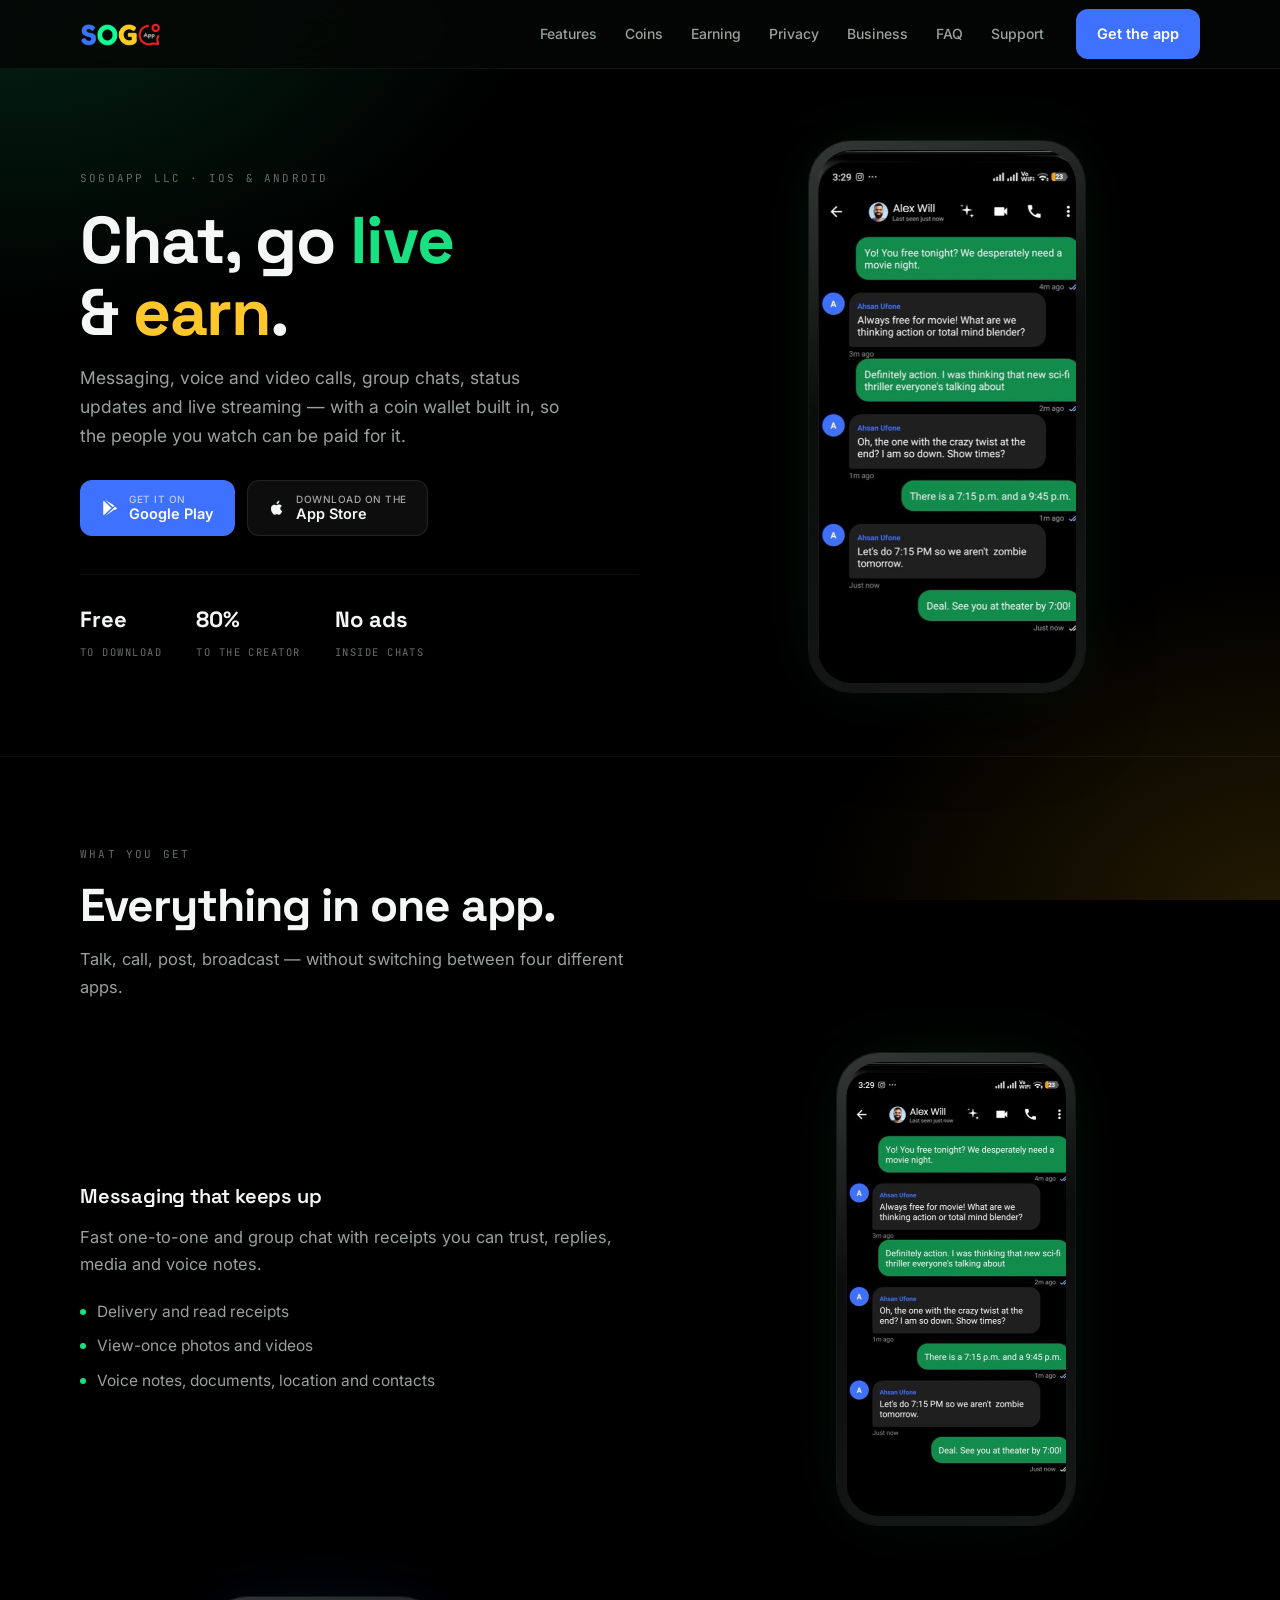
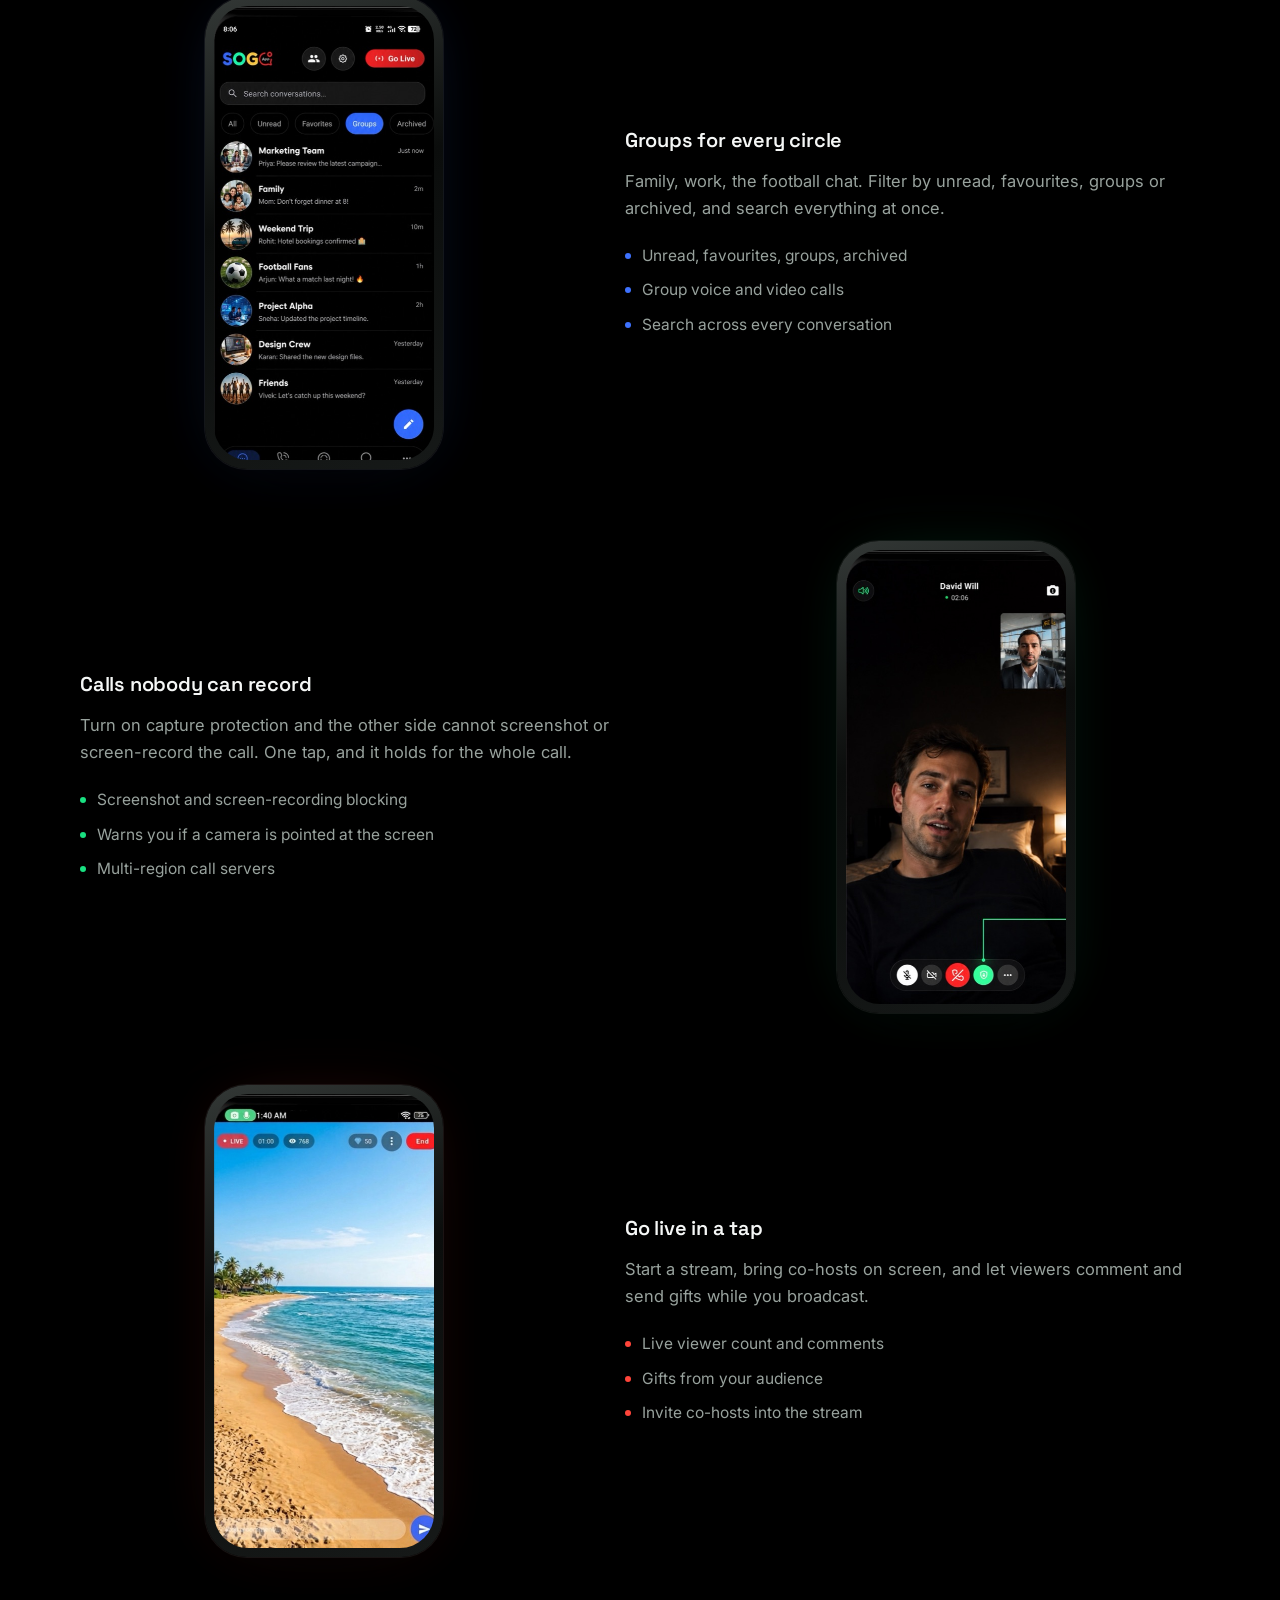
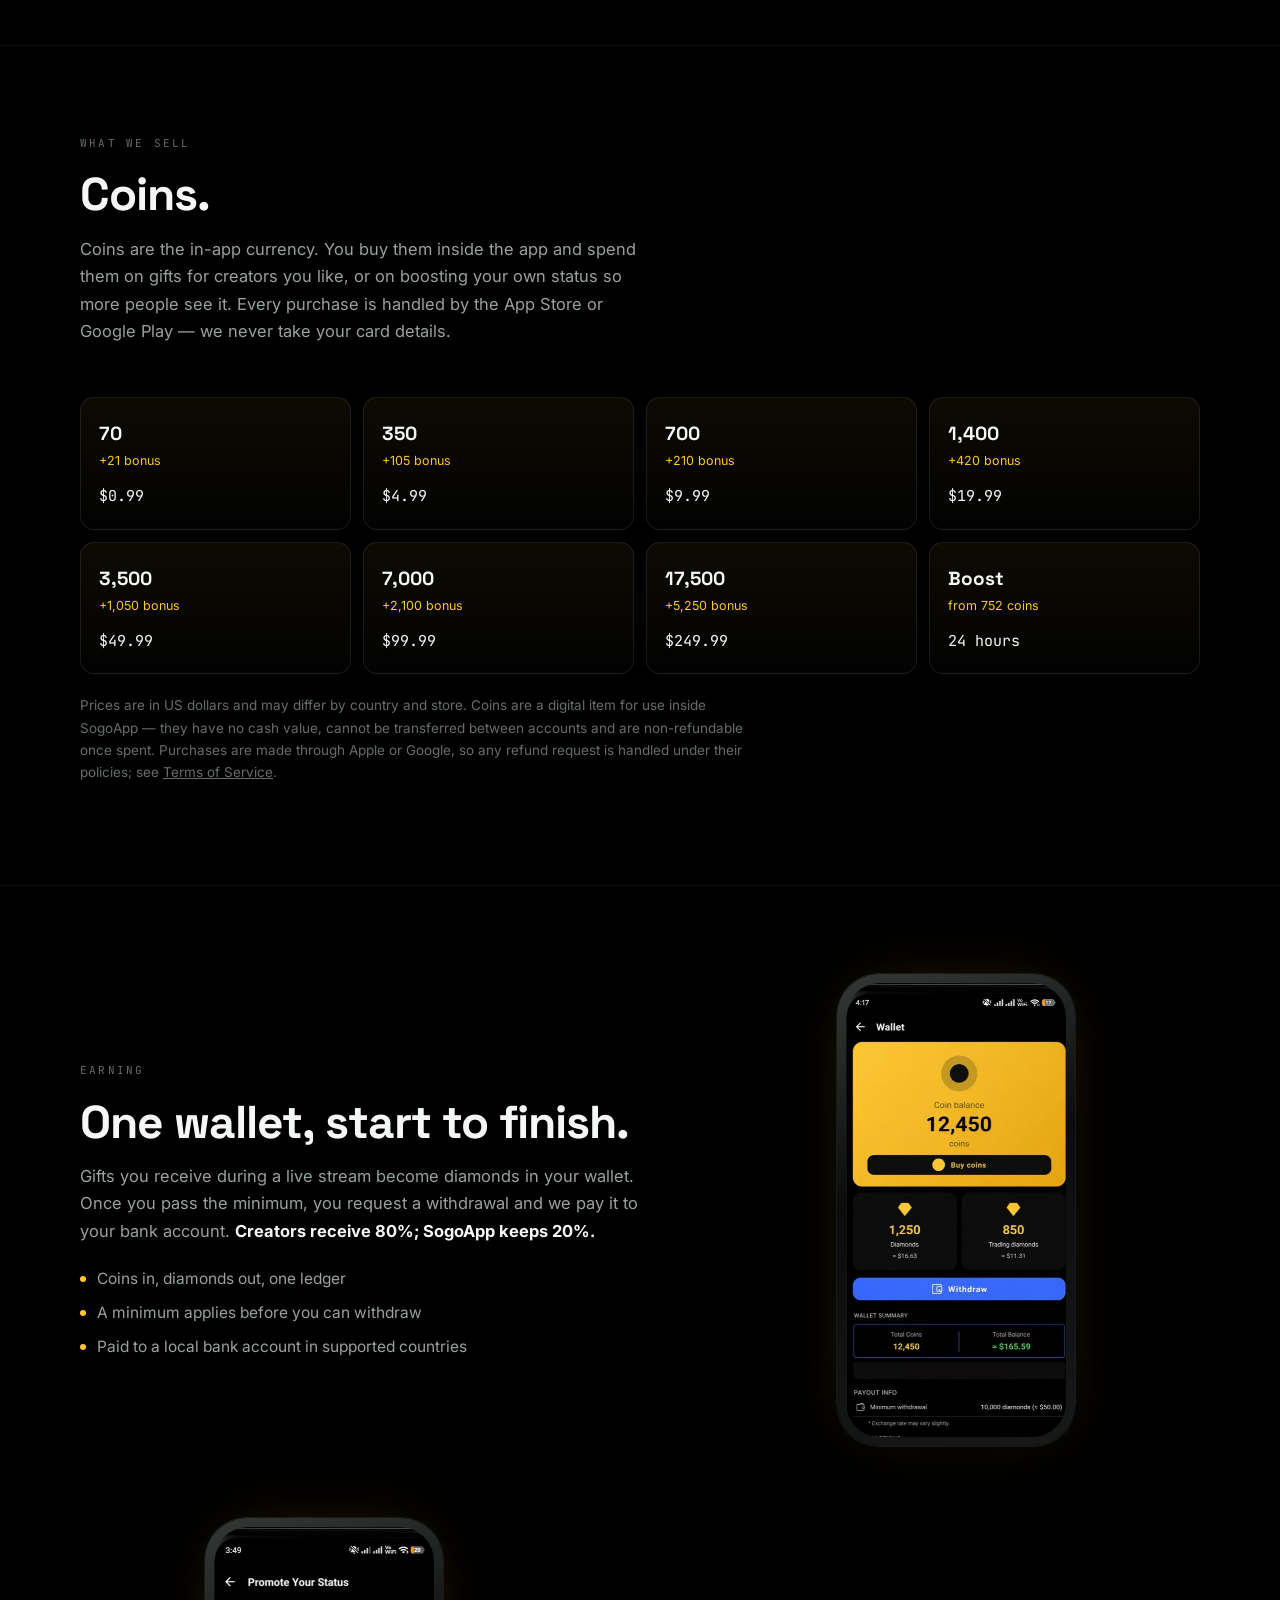
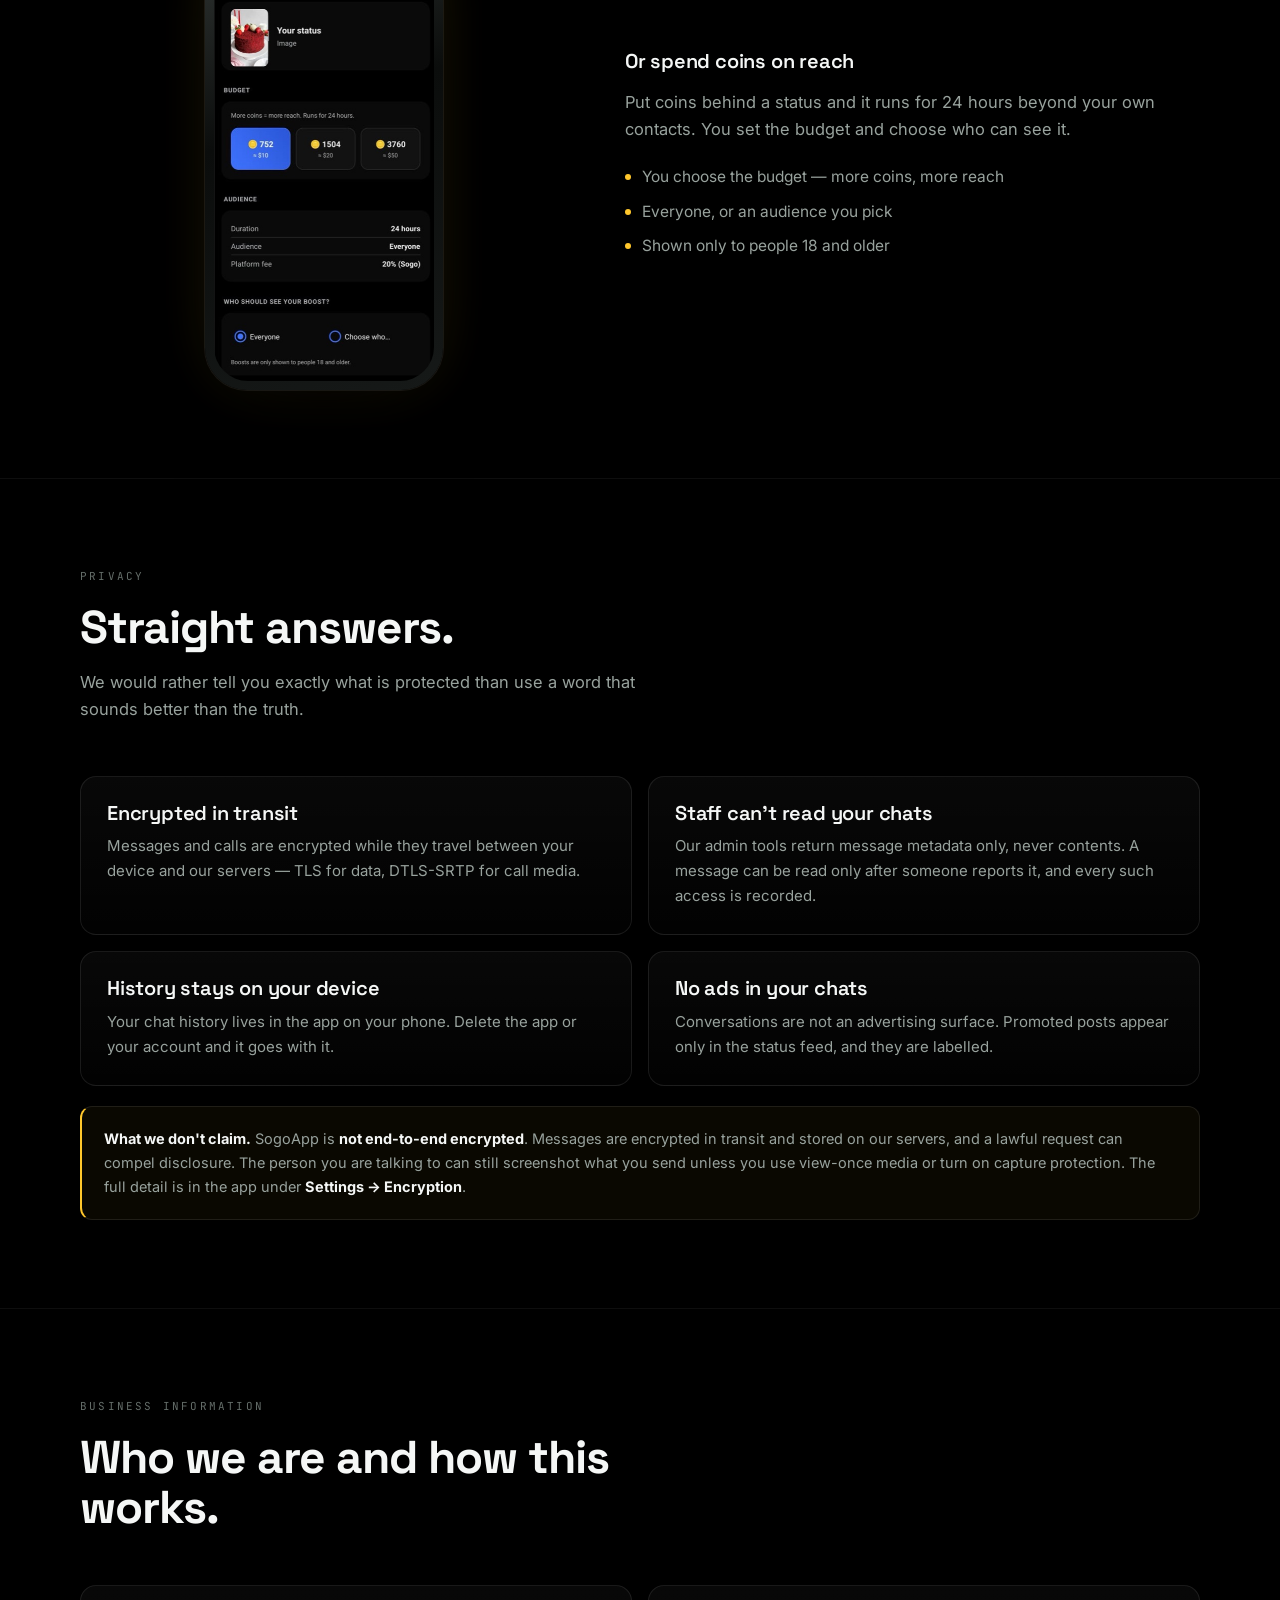
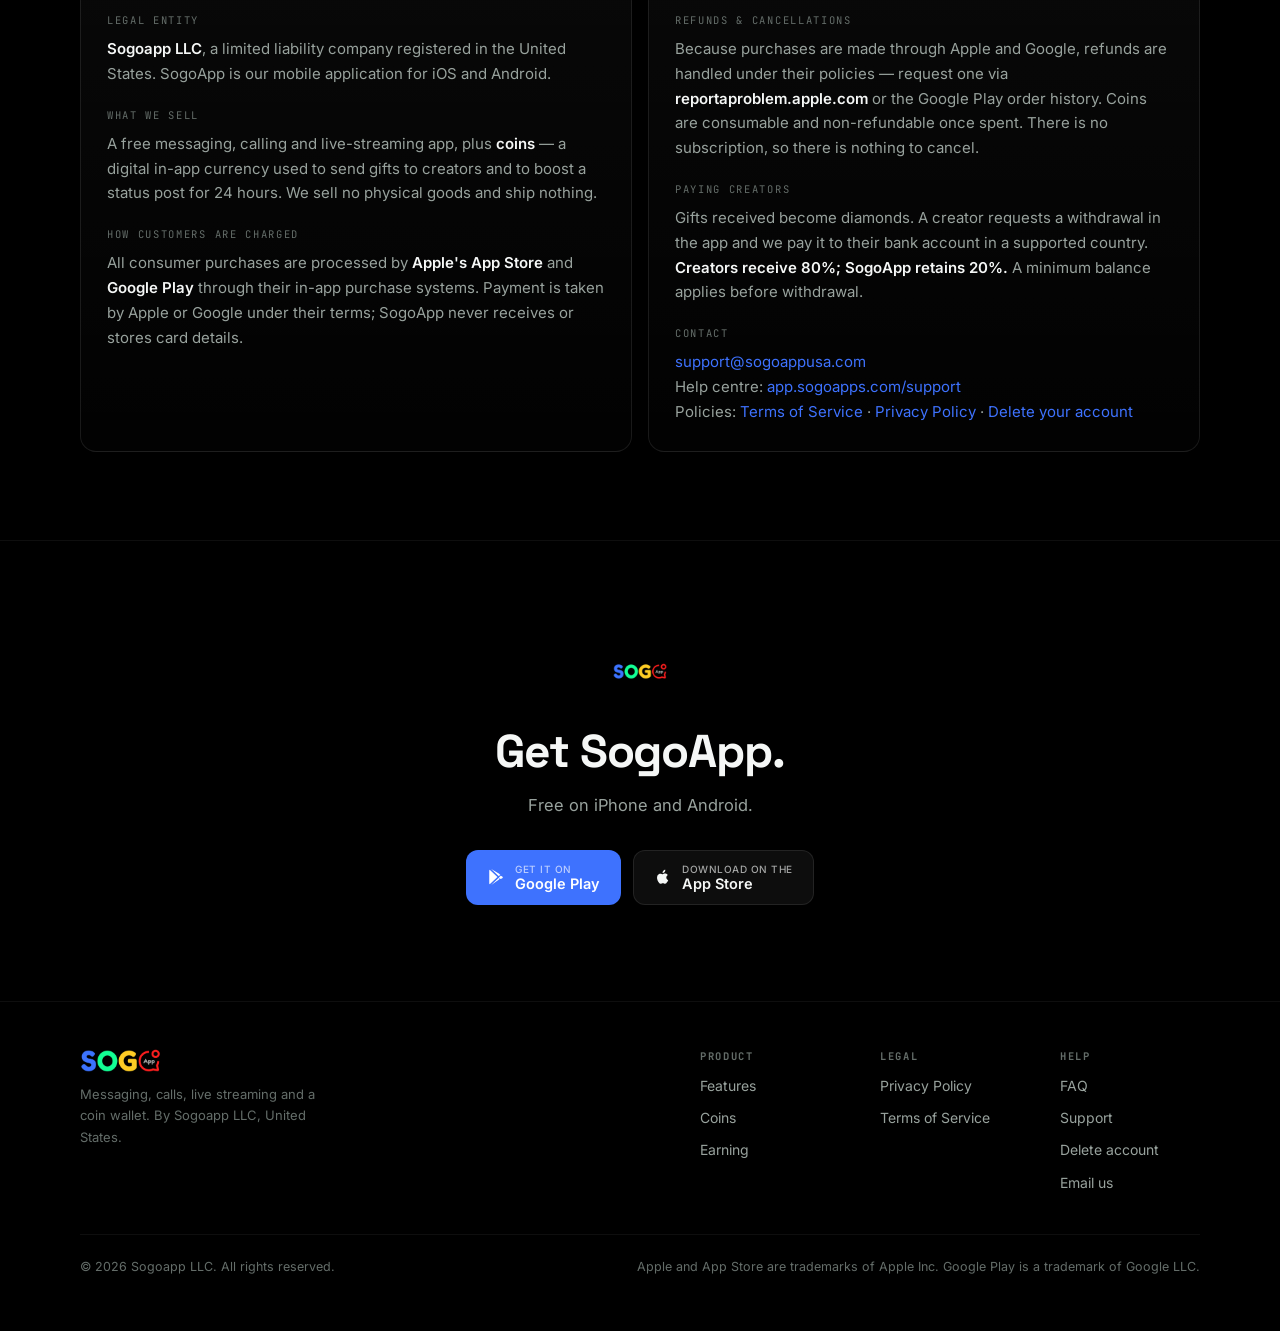
<file: index.html>
<!doctype html>
<html lang="en">
<head>
<meta charset="utf-8">
<meta name="viewport" content="width=device-width,initial-scale=1">
<title>SogoApp — Chat, Go Live &amp; Earn</title>
<meta name="description" content="SogoApp by Sogoapp LLC: messaging, voice and video calls, group chats, status, live streaming and a coin wallet. Free on iOS and Android.">
<meta name="theme-color" content="#000000">
<link rel="icon" href="assets/icon.png"><link rel="apple-touch-icon" href="assets/icon.png">
<meta property="og:title" content="SogoApp — Chat, Go Live &amp; Earn">
<meta property="og:description" content="Messaging, calls, group chats, status, live streaming and a coin wallet — in one app.">
<meta property="og:type" content="website"><meta property="og:url" content="https://app.sogoapps.com">
<meta property="og:image" content="https://app.sogoapps.com/assets/shots/chat.jpg">
<meta name="twitter:card" content="summary_large_image">
<link rel="preconnect" href="https://fonts.googleapis.com">
<link rel="preconnect" href="https://fonts.gstatic.com" crossorigin>
<link href="https://fonts.googleapis.com/css2?family=Inter:wght@400;500;600&family=Space+Grotesk:wght@500;600;700&family=JetBrains+Mono:wght@400;500&display=swap" rel="stylesheet">
<link rel="stylesheet" href="assets/style.css">
</head>
<body>
<div class="room"></div>

<header class="nav">
  <div class="wrap nav-in">
    <a class="brand" href="index.html" aria-label="SogoApp"><img src="assets/wordmark.png" alt="SogoApp"></a>
    <nav class="nav-links">
      <a href="#features">Features</a><a href="#coins">Coins</a><a href="#earn">Earning</a>
      <a href="#privacy">Privacy</a><a href="#business">Business</a><a href="faq/">FAQ</a><a href="support">Support</a>
    </nav>
    <a class="btn btn-p" href="#get">Get the app</a>
  </div>
</header>

<section class="hero">
  <div class="wrap hero-in">
    <div class="rv">
      <p class="lbl">Sogoapp LLC · iOS &amp; Android</p>
      <h1 class="h1">Chat, go <span class="a">live</span><br>&amp; <span class="b">earn</span>.</h1>
      <p class="p">Messaging, voice and video calls, group chats, status updates and live
        streaming — with a coin wallet built in, so the people you watch can be paid for it.</p>
      <div class="cta">
        <a class="btn btn-p" href="https://play.google.com/store/apps/details?id=com.org.sogo" target="_blank" rel="noopener">
          <svg viewBox="0 0 24 24" fill="currentColor"><path d="M3.6 2.3 13.9 12 3.6 21.7A2 2 0 0 1 3 20.3V3.7a2 2 0 0 1 .6-1.4Zm11.8 8.3L5.6 1.4l10.1 5.8 2.2 2.1-2.5 1.3Zm2.5 2.8-2.2 2.1L5.6 22.6l9.8-9.2 2.5 1.3Zm2.4-2.1c1 .6 1 1.8 0 2.4l-2 1.1-2.5-2.3 2.5-2.3 2 1.1Z"/></svg>
          <span class="st"><small>Get it on</small>Google Play</span></a>
        <a class="btn btn-g" href="https://apps.apple.com/app/id6760476602" target="_blank" rel="noopener">
          <svg viewBox="0 0 24 24" fill="currentColor"><path d="M16.4 12.7c0-2.3 1.9-3.4 2-3.5-1.1-1.6-2.8-1.8-3.4-1.8-1.4-.2-2.8.9-3.5.9-.7 0-1.8-.8-3-.8-1.5 0-2.9.9-3.7 2.3-1.6 2.7-.4 6.8 1.1 9 .8 1.1 1.7 2.3 2.9 2.2 1.2 0 1.6-.7 3-.7s1.8.7 3 .7c1.3 0 2.1-1.1 2.8-2.2.9-1.2 1.3-2.5 1.3-2.5s-2.5-1-2.5-3.6ZM14.2 5.3c.6-.8 1-1.9.9-3-.9 0-2.1.6-2.7 1.4-.6.7-1.1 1.8-1 2.9 1 .1 2.1-.5 2.8-1.3Z"/></svg>
          <span class="st"><small>Download on the</small>App Store</span></a>
      </div>
      <div class="stats">
        <div class="stat"><b>Free</b><span>to download</span></div>
        <div class="stat"><b>80%</b><span>to the creator</span></div>
        <div class="stat"><b>No ads</b><span>inside chats</span></div>
      </div>
    </div>
    <div class="art rv"><div class="phone"><img src="assets/shots/chat.jpg" width="436" height="900" alt="A SogoApp chat" fetchpriority="high"></div></div>
  </div>
</section>

<section class="sec" id="features">
  <div class="wrap">
    <div class="sec-head rv"><p class="lbl">What you get</p>
      <h2 class="h2">Everything in one app.</h2>
      <p class="p">Talk, call, post, broadcast — without switching between four different apps.</p></div>

    <div class="row rv" data-c="green">
      <div class="txt"><h3 class="h3">Messaging that keeps up</h3>
        <p class="p">Fast one-to-one and group chat with receipts you can trust, replies, media and voice notes.</p>
        <ul class="ticks"><li><i></i>Delivery and read receipts</li><li><i></i>View-once photos and videos</li><li><i></i>Voice notes, documents, location and contacts</li></ul></div>
      <div class="art"><div class="phone"><img src="assets/shots/chat.jpg" width="436" height="900" alt="SogoApp chat" loading="lazy"></div></div>
    </div>

    <div class="row flip rv" data-c="blue">
      <div class="txt"><h3 class="h3">Groups for every circle</h3>
        <p class="p">Family, work, the football chat. Filter by unread, favourites, groups or archived, and search everything at once.</p>
        <ul class="ticks"><li><i></i>Unread, favourites, groups, archived</li><li><i></i>Group voice and video calls</li><li><i></i>Search across every conversation</li></ul></div>
      <div class="art"><div class="phone" data-tint="blue"><img src="assets/shots/Group-chat.jpg" width="436" height="900" alt="SogoApp group chats" loading="lazy"></div></div>
    </div>

    <div class="row rv" data-c="green">
      <div class="txt"><h3 class="h3">Calls nobody can record</h3>
        <p class="p">Turn on capture protection and the other side cannot screenshot or screen-record the call. One tap, and it holds for the whole call.</p>
        <ul class="ticks"><li><i></i>Screenshot and screen-recording blocking</li><li><i></i>Warns you if a camera is pointed at the screen</li><li><i></i>Multi-region call servers</li></ul></div>
      <div class="art"><div class="phone"><img src="assets/shots/video-call.jpg" width="436" height="900" alt="SogoApp video call with capture protection" loading="lazy"></div></div>
    </div>

    <div class="row flip rv" data-c="red">
      <div class="txt"><h3 class="h3">Go live in a tap</h3>
        <p class="p">Start a stream, bring co-hosts on screen, and let viewers comment and send gifts while you broadcast.</p>
        <ul class="ticks"><li><i></i>Live viewer count and comments</li><li><i></i>Gifts from your audience</li><li><i></i>Invite co-hosts into the stream</li></ul></div>
      <div class="art"><div class="phone" data-tint="red"><img src="assets/shots/Live.jpg" width="436" height="900" alt="A SogoApp live stream" loading="lazy"></div></div>
    </div>
  </div>
</section>

<!-- ── Coins: what we sell and what it costs. Stripe's review asks for a
        description of goods and services and for pricing to be visible. ── -->
<section class="sec" id="coins">
  <div class="wrap">
    <div class="sec-head rv"><p class="lbl">What we sell</p>
      <h2 class="h2">Coins.</h2>
      <p class="p">Coins are the in-app currency. You buy them inside the app and spend them on
        gifts for creators you like, or on boosting your own status so more people see it.
        Every purchase is handled by the App&nbsp;Store or Google&nbsp;Play — we never take your
        card details.</p></div>

    <div class="packs rv">
      <div class="pack"><b>70</b><div class="bonus">+21 bonus</div><div class="price">$0.99</div></div>
      <div class="pack"><b>350</b><div class="bonus">+105 bonus</div><div class="price">$4.99</div></div>
      <div class="pack"><b>700</b><div class="bonus">+210 bonus</div><div class="price">$9.99</div></div>
      <div class="pack"><b>1,400</b><div class="bonus">+420 bonus</div><div class="price">$19.99</div></div>
      <div class="pack"><b>3,500</b><div class="bonus">+1,050 bonus</div><div class="price">$49.99</div></div>
      <div class="pack"><b>7,000</b><div class="bonus">+2,100 bonus</div><div class="price">$99.99</div></div>
      <div class="pack"><b>17,500</b><div class="bonus">+5,250 bonus</div><div class="price">$249.99</div></div>
      <div class="pack"><b>Boost</b><div class="bonus">from 752 coins</div><div class="price">24&nbsp;hours</div></div>
    </div>
    <p class="fineprint rv">Prices are in US dollars and may differ by country and store. Coins are a
      digital item for use inside SogoApp — they have no cash value, cannot be transferred between
      accounts and are non-refundable once spent. Purchases are made through Apple or Google, so any
      refund request is handled under their policies; see <a href="terms-of-service">Terms of Service</a>.</p>
  </div>
</section>

<!-- ── How money reaches a creator ─────────────────────────────────────── -->
<section class="sec" id="earn">
  <div class="wrap">
    <div class="row rv" data-c="gold">
      <div class="txt"><p class="lbl">Earning</p>
        <h2 class="h2">One wallet, start to finish.</h2>
        <p class="p">Gifts you receive during a live stream become diamonds in your wallet. Once you
          pass the minimum, you request a withdrawal and we pay it to your bank account.
          <strong style="color:var(--tx)">Creators receive 80%; SogoApp keeps 20%.</strong></p>
        <ul class="ticks"><li><i></i>Coins in, diamonds out, one ledger</li><li><i></i>A minimum applies before you can withdraw</li><li><i></i>Paid to a local bank account in supported countries</li></ul></div>
      <div class="art"><div class="phone" data-tint="gold"><img src="assets/shots/Wallet.jpg" width="436" height="900" alt="SogoApp wallet" loading="lazy"></div></div>
    </div>

    <div class="row flip rv" data-c="gold">
      <div class="txt"><h3 class="h3">Or spend coins on reach</h3>
        <p class="p">Put coins behind a status and it runs for 24 hours beyond your own contacts.
          You set the budget and choose who can see it.</p>
        <ul class="ticks"><li><i></i>You choose the budget — more coins, more reach</li><li><i></i>Everyone, or an audience you pick</li><li><i></i>Shown only to people 18 and older</li></ul></div>
      <div class="art"><div class="phone" data-tint="gold"><img src="assets/shots/status-boost.jpg" width="436" height="900" alt="SogoApp status boost" loading="lazy"></div></div>
    </div>
  </div>
</section>

<!-- ── Privacy — states what is true, and what is not. ─────────────────── -->
<section class="sec" id="privacy">
  <div class="wrap">
    <div class="sec-head rv"><p class="lbl">Privacy</p>
      <h2 class="h2">Straight answers.</h2>
      <p class="p">We would rather tell you exactly what is protected than use a word that sounds
        better than the truth.</p></div>
    <div class="cards c2 rv">
      <div class="card"><h3 class="h3">Encrypted in transit</h3><p>Messages and calls are encrypted while they travel between your device and our servers — TLS for data, DTLS-SRTP for call media.</p></div>
      <div class="card"><h3 class="h3">Staff can't read your chats</h3><p>Our admin tools return message metadata only, never contents. A message can be read only after someone reports it, and every such access is recorded.</p></div>
      <div class="card"><h3 class="h3">History stays on your device</h3><p>Your chat history lives in the app on your phone. Delete the app or your account and it goes with it.</p></div>
      <div class="card"><h3 class="h3">No ads in your chats</h3><p>Conversations are not an advertising surface. Promoted posts appear only in the status feed, and they are labelled.</p></div>
    </div>
    <div class="note rv"><p><strong>What we don't claim.</strong> SogoApp is <strong>not end-to-end encrypted</strong>.
      Messages are encrypted in transit and stored on our servers, and a lawful request can compel
      disclosure. The person you are talking to can still screenshot what you send unless you use
      view-once media or turn on capture protection. The full detail is in the app under
      <strong>Settings → Encryption</strong>.</p></div>
  </div>
</section>

<!-- ── Business details. This block exists for payment-provider review:
        legal entity, what is sold, how customers are charged, refunds,
        how creators are paid, and a working contact route. ── -->
<section class="sec" id="business">
  <div class="wrap">
    <div class="sec-head rv"><p class="lbl">Business information</p>
      <h2 class="h2">Who we are and how this works.</h2></div>
    <div class="biz rv">
      <dl>
        <dt>Legal entity</dt>
        <dd><strong>Sogoapp LLC</strong>, a limited liability company registered in the United States.
          SogoApp is our mobile application for iOS and Android.</dd>
        <dt>What we sell</dt>
        <dd>A free messaging, calling and live-streaming app, plus <strong>coins</strong> — a digital
          in-app currency used to send gifts to creators and to boost a status post for 24 hours.
          We sell no physical goods and ship nothing.</dd>
        <dt>How customers are charged</dt>
        <dd>All consumer purchases are processed by <strong>Apple's App Store</strong> and
          <strong>Google Play</strong> through their in-app purchase systems. Payment is taken by
          Apple or Google under their terms; SogoApp never receives or stores card details.</dd>
      </dl>
      <dl>
        <dt>Refunds &amp; cancellations</dt>
        <dd>Because purchases are made through Apple and Google, refunds are handled under their
          policies — request one via <strong>reportaproblem.apple.com</strong> or the Google Play
          order history. Coins are consumable and non-refundable once spent. There is no
          subscription, so there is nothing to cancel.</dd>
        <dt>Paying creators</dt>
        <dd>Gifts received become diamonds. A creator requests a withdrawal in the app and we pay it
          to their bank account in a supported country. <strong>Creators receive 80%; SogoApp
          retains 20%.</strong> A minimum balance applies before withdrawal.</dd>
        <dt>Contact</dt>
        <dd><a href="mailto:support@sogoappusa.com">support@sogoappusa.com</a><br>
          Help centre: <a href="support">app.sogoapps.com/support</a><br>
          Policies: <a href="terms-of-service">Terms of Service</a> ·
          <a href="privacy-policy">Privacy Policy</a> ·
          <a href="delete-account">Delete your account</a></dd>
      </dl>
    </div>
  </div>
</section>

<section class="band" id="get">
  <div class="wrap rv">
    <img class="ic" src="assets/icon.png" alt="" width="68" height="68">
    <h2 class="h2">Get SogoApp.</h2>
    <p class="p">Free on iPhone and Android.</p>
    <div class="cta">
      <a class="btn btn-p" href="https://play.google.com/store/apps/details?id=com.org.sogo" target="_blank" rel="noopener">
        <svg viewBox="0 0 24 24" fill="currentColor"><path d="M3.6 2.3 13.9 12 3.6 21.7A2 2 0 0 1 3 20.3V3.7a2 2 0 0 1 .6-1.4Zm11.8 8.3L5.6 1.4l10.1 5.8 2.2 2.1-2.5 1.3Zm2.5 2.8-2.2 2.1L5.6 22.6l9.8-9.2 2.5 1.3Zm2.4-2.1c1 .6 1 1.8 0 2.4l-2 1.1-2.5-2.3 2.5-2.3 2 1.1Z"/></svg>
        <span class="st"><small>Get it on</small>Google Play</span></a>
      <a class="btn btn-g" href="https://apps.apple.com/app/id6760476602" target="_blank" rel="noopener">
        <svg viewBox="0 0 24 24" fill="currentColor"><path d="M16.4 12.7c0-2.3 1.9-3.4 2-3.5-1.1-1.6-2.8-1.8-3.4-1.8-1.4-.2-2.8.9-3.5.9-.7 0-1.8-.8-3-.8-1.5 0-2.9.9-3.7 2.3-1.6 2.7-.4 6.8 1.1 9 .8 1.1 1.7 2.3 2.9 2.2 1.2 0 1.6-.7 3-.7s1.8.7 3 .7c1.3 0 2.1-1.1 2.8-2.2.9-1.2 1.3-2.5 1.3-2.5s-2.5-1-2.5-3.6ZM14.2 5.3c.6-.8 1-1.9.9-3-.9 0-2.1.6-2.7 1.4-.6.7-1.1 1.8-1 2.9 1 .1 2.1-.5 2.8-1.3Z"/></svg>
        <span class="st"><small>Download on the</small>App Store</span></a>
    </div>
  </div>
</section>

<footer class="foot">
  <div class="wrap">
    <div class="foot-in">
      <a class="brand" href="index.html"><img src="assets/wordmark.png" alt="SogoApp">
        <p>Messaging, calls, live streaming and a coin wallet. By Sogoapp LLC, United States.</p></a>
      <div class="fc"><strong>Product</strong><a href="#features">Features</a><a href="#coins">Coins</a><a href="#earn">Earning</a></div>
      <div class="fc"><strong>Legal</strong><a href="privacy-policy">Privacy Policy</a><a href="terms-of-service">Terms of Service</a></div>
      <div class="fc"><strong>Help</strong><a href="faq/">FAQ</a><a href="support">Support</a><a href="delete-account">Delete account</a><a href="mailto:support@sogoappusa.com">Email us</a></div>
    </div>
    <div class="legal">
      <span>© <span id="yr">2026</span> Sogoapp LLC. All rights reserved.</span>
      <span>Apple and App Store are trademarks of Apple Inc. Google Play is a trademark of Google LLC.</span>
    </div>
  </div>
</footer>

<script>
document.getElementById('yr').textContent = new Date().getFullYear();

// Reveal on scroll. Deliberately not IntersectionObserver, and gated behind a
// class JS adds — so a browser that never runs this shows a complete page
// rather than a blank one.
var els = [].slice.call(document.querySelectorAll('.rv'));
if (els.length && !matchMedia('(prefers-reduced-motion: reduce)').matches) {
  document.documentElement.classList.add('anim');
  els.forEach(function (el, i) { el.style.transitionDelay = (i % 3) * 55 + 'ms'; });
  var ticking = false;
  function show() {
    ticking = false;
    for (var k = 0; k < els.length; k++) {
      var el = els[k];
      if (!el.classList.contains('in') && el.getBoundingClientRect().top < innerHeight * 0.92)
        el.classList.add('in');
    }
  }
  function queue() { if (!ticking) { ticking = true; requestAnimationFrame(show); } }
  addEventListener('scroll', queue, { passive: true });
  addEventListener('resize', queue);
  addEventListener('load', show);
  show();
  setTimeout(function () { document.documentElement.classList.remove('anim'); }, 6000);
}
</script>
</body>
</html>
</file>
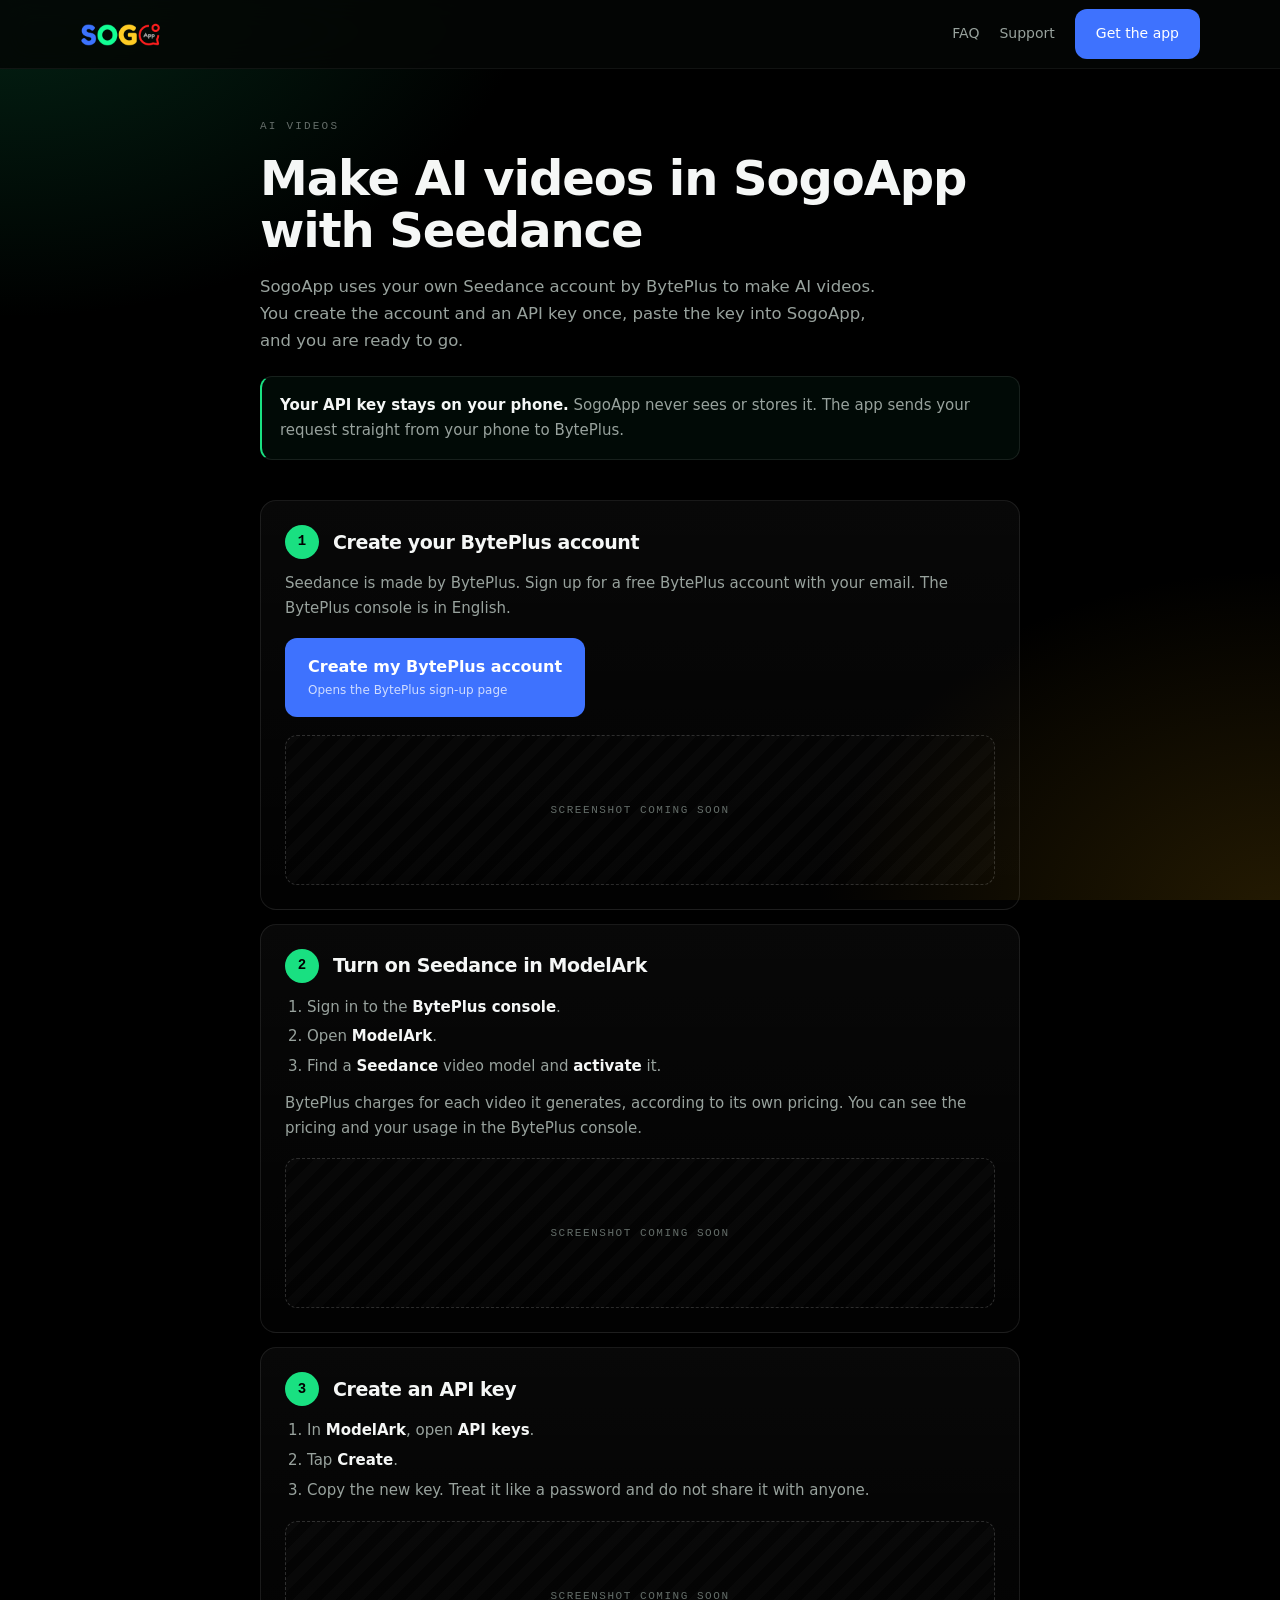
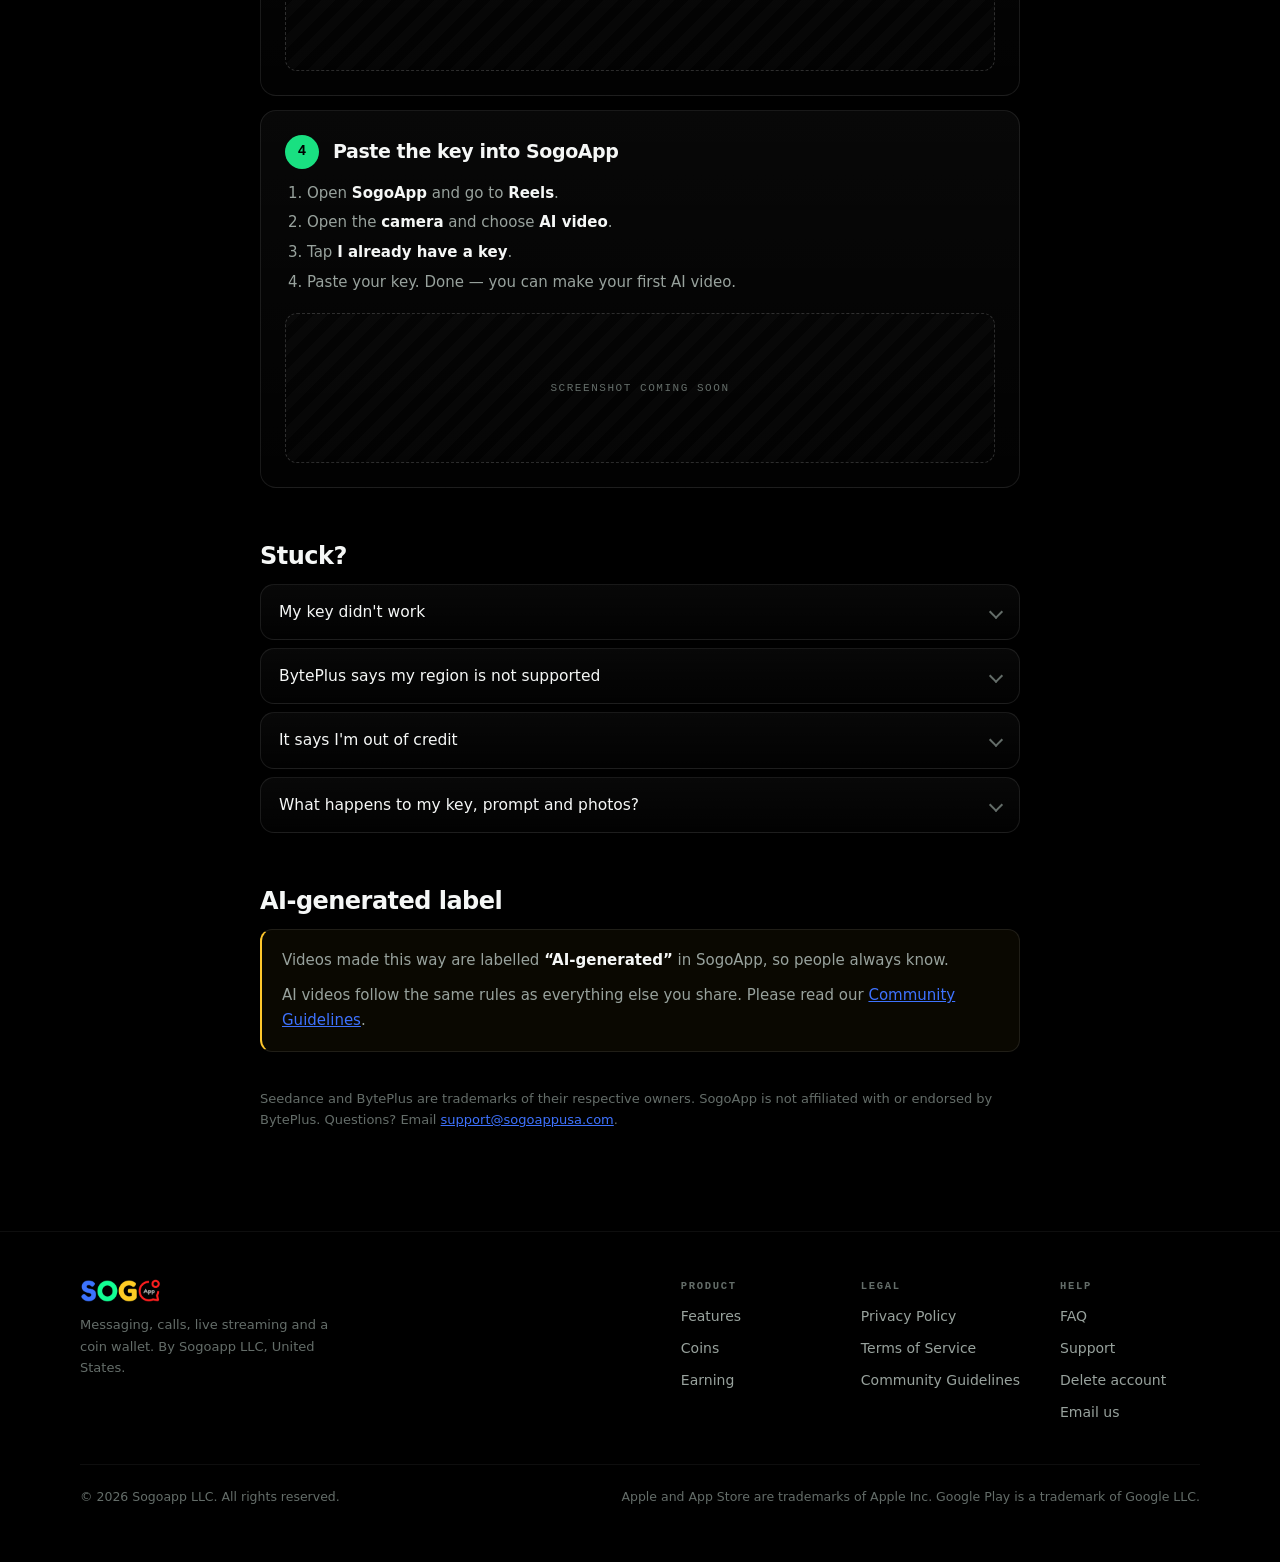
<file: ai/index.html>
<!doctype html>
<html lang="en">
<head>
<meta charset="utf-8">
<meta name="viewport" content="width=device-width,initial-scale=1">
<title>Make AI videos with Seedance — SogoApp</title>
<meta name="description" content="Set up your own Seedance account by BytePlus and make AI videos in SogoApp. Your API key stays on your phone.">
<meta name="theme-color" content="#000000">
<link rel="canonical" href="https://app.sogoapps.com/ai/">
<link rel="icon" href="../assets/icon.png"><link rel="apple-touch-icon" href="../assets/icon.png">
<meta property="og:title" content="Make AI videos in SogoApp with Seedance">
<meta property="og:description" content="Four steps: create a BytePlus account, turn on Seedance, create an API key, paste it into SogoApp.">
<meta property="og:type" content="website"><meta property="og:url" content="https://app.sogoapps.com/ai/">
<meta property="og:image" content="https://app.sogoapps.com/assets/shots/chat.jpg">
<link rel="stylesheet" href="../assets/style.css">
<style>
/* AI-video setup guide only. Built on the site tokens in assets/style.css;
   no web fonts, no cookies, no analytics, no third-party requests. */
.ai{padding:48px 0 88px}
.ai-in{max-width:760px}
.ai h1{font-size:clamp(32px,5vw,48px); font-weight:700}
.ai .p{max-width:60ch}
.key{margin-top:22px; border:1px solid var(--line); border-left:2px solid var(--green); border-radius:12px;
  padding:16px 18px; background:rgba(25,224,129,.045)}
.key p{margin:0; color:var(--tx-2); font-size:15px}
.key strong{color:var(--tx)}
.steps{list-style:none; padding:0; margin:40px 0 0; display:grid; gap:14px}
.step{border:1px solid var(--line); border-radius:16px; padding:24px;
  background:linear-gradient(180deg,rgba(255,255,255,.032),rgba(255,255,255,.006))}
.step-h{display:flex; gap:14px; align-items:center}
.num{flex:none; width:34px; height:34px; border-radius:50%; display:grid; place-items:center;
  font-family:var(--f-m); font-size:14px; font-weight:600; color:#000; background:var(--green)}
.step h2{font-size:19px; font-weight:600; margin:0; line-height:1.3}
.step p,.step li{color:var(--tx-2); font-size:15px}
.step p{margin:12px 0 0}
.step ol{margin:12px 0 0; padding-left:22px}
.step li{margin:5px 0}
.step strong{color:var(--tx); font-weight:600}
.go{margin-top:18px; font-size:16px; padding:15px 22px}
.go small{display:block; font-size:12px; font-weight:500; opacity:.75}
.shot{margin-top:18px; border:1px dashed rgba(255,255,255,.16); border-radius:12px; min-height:150px;
  display:grid; place-items:center; text-align:center; padding:18px;
  font-family:var(--f-m); font-size:11px; letter-spacing:.14em; text-transform:uppercase; color:var(--tx-3);
  background:repeating-linear-gradient(135deg,rgba(255,255,255,.018) 0 10px,transparent 10px 20px)}
.sec2{margin-top:56px}
.sec2 > h2{font-size:24px; font-weight:600}
.qa{border:1px solid var(--line); border-radius:14px; background:linear-gradient(180deg,rgba(255,255,255,.03),rgba(255,255,255,.006))}
.qa + .qa{margin-top:8px}
.qa summary{list-style:none; cursor:pointer; display:flex; gap:16px; align-items:flex-start; justify-content:space-between;
  padding:16px 18px; font-weight:500; font-size:15.5px; line-height:1.45; color:var(--tx); border-radius:14px}
.qa summary::-webkit-details-marker{display:none}
.qa summary:hover{background:rgba(255,255,255,.025)}
.qa summary:focus-visible{outline:2px solid var(--blue); outline-offset:2px}
.qa summary i{flex:none; width:10px; height:10px; margin-top:6px; border-right:2px solid var(--tx-3); border-bottom:2px solid var(--tx-3);
  transform:rotate(45deg); transition:transform .2s}
.qa[open] summary i{transform:rotate(225deg); margin-top:10px}
.qa[open]{border-color:rgba(255,255,255,.14)}
.ans{padding:0 18px 18px; color:var(--tx-2); font-size:15px}
.ans p{margin:0}
.ans p + p{margin-top:10px}
.ans strong{color:var(--tx); font-weight:600}
.label{margin-top:14px; border:1px solid var(--line); border-left:2px solid var(--gold); border-radius:12px;
  padding:18px 20px; background:rgba(255,199,44,.04)}
.label p{margin:0; color:var(--tx-2); font-size:15px}
.label p + p{margin-top:10px}
.label strong{color:var(--tx)}
.ai a:not(.btn){color:var(--blue)}
.nav-faq{display:flex; gap:20px; align-items:center}
.nav-faq a{color:var(--tx-2); text-decoration:none; font-size:14px; font-weight:500}
.nav-faq a:hover{color:var(--tx)}
.fine{color:var(--tx-3); font-size:13px; margin-top:36px}
@media (max-width:520px){
  .ai{padding-top:32px}
  .step{padding:18px}
  .go{width:100%; justify-content:center}
  .qa summary{padding:14px}
  .ans{padding:0 14px 16px}
  .nav-faq .hide-xs{display:none}
}
</style>
</head>
<body>
<div class="room"></div>

<header class="nav">
  <div class="wrap nav-in">
    <a class="brand" href="../index.html" aria-label="SogoApp home"><img src="../assets/wordmark.png" alt="SogoApp"></a>
    <nav class="nav-faq" aria-label="Site">
      <a href="../faq/" class="hide-xs">FAQ</a>
      <a href="../support" class="hide-xs">Support</a>
      <a href="../index.html#get" class="btn btn-p" style="color:#fff">Get the app</a>
    </nav>
  </div>
</header>

<main class="ai">
  <div class="wrap ai-in">
    <p class="lbl">AI videos</p>
    <h1>Make AI videos in SogoApp with Seedance</h1>
    <p class="p">SogoApp uses your own Seedance account by BytePlus to make AI videos. You create the account and an API key once, paste the key into SogoApp, and you are ready to go.</p>
    <div class="key">
      <p><strong>Your API key stays on your phone.</strong> SogoApp never sees or stores it. The app sends your request straight from your phone to BytePlus.</p>
    </div>

    <ol class="steps">
      <li class="step">
        <div class="step-h"><span class="num">1</span><h2>Create your BytePlus account</h2></div>
        <p>Seedance is made by BytePlus. Sign up for a free BytePlus account with your email. The BytePlus console is in English.</p>
        <a id="go" class="btn btn-p go" href="https://console.byteplus.com/" rel="noopener">
          <span>Create my BytePlus account<small>Opens the BytePlus sign-up page</small></span>
        </a>
        <div class="shot" role="img" aria-label="Screenshot coming soon">Screenshot coming soon</div>
      </li>

      <li class="step">
        <div class="step-h"><span class="num">2</span><h2>Turn on Seedance in ModelArk</h2></div>
        <ol>
          <li>Sign in to the <strong>BytePlus console</strong>.</li>
          <li>Open <strong>ModelArk</strong>.</li>
          <li>Find a <strong>Seedance</strong> video model and <strong>activate</strong> it.</li>
        </ol>
        <p>BytePlus charges for each video it generates, according to its own pricing. You can see the pricing and your usage in the BytePlus console.</p>
        <div class="shot" role="img" aria-label="Screenshot coming soon">Screenshot coming soon</div>
      </li>

      <li class="step">
        <div class="step-h"><span class="num">3</span><h2>Create an API key</h2></div>
        <ol>
          <li>In <strong>ModelArk</strong>, open <strong>API keys</strong>.</li>
          <li>Tap <strong>Create</strong>.</li>
          <li>Copy the new key. Treat it like a password and do not share it with anyone.</li>
        </ol>
        <div class="shot" role="img" aria-label="Screenshot coming soon">Screenshot coming soon</div>
      </li>

      <li class="step">
        <div class="step-h"><span class="num">4</span><h2>Paste the key into SogoApp</h2></div>
        <ol>
          <li>Open <strong>SogoApp</strong> and go to <strong>Reels</strong>.</li>
          <li>Open the <strong>camera</strong> and choose <strong>AI video</strong>.</li>
          <li>Tap <strong>I already have a key</strong>.</li>
          <li>Paste your key. Done — you can make your first AI video.</li>
        </ol>
        <div class="shot" role="img" aria-label="Screenshot coming soon">Screenshot coming soon</div>
      </li>
    </ol>

    <section class="sec2" aria-labelledby="h-stuck">
      <h2 id="h-stuck">Stuck?</h2>
      <div style="margin-top:14px">
        <details class="qa"><summary>My key didn't work<i aria-hidden="true"></i></summary>
          <div class="ans">
            <p>Copy the key again from <strong>ModelArk → API keys</strong> and paste it again — make sure nothing is missing at the start or end and there are no extra spaces.</p>
            <p>Also check that a <strong>Seedance</strong> video model is <strong>activated</strong> in ModelArk (step 2). A key works only for models that are turned on.</p>
          </div>
        </details>
        <details class="qa"><summary>BytePlus says my region is not supported<i aria-hidden="true"></i></summary>
          <div class="ans">
            <p>BytePlus does not offer its services in every country or region. If sign-up or Seedance is not available where you are, SogoApp cannot change that — check BytePlus's own list of supported regions.</p>
          </div>
        </details>
        <details class="qa"><summary>It says I'm out of credit<i aria-hidden="true"></i></summary>
          <div class="ans">
            <p>Generation is paid to BytePlus, not to SogoApp. Top up your balance in the <strong>BytePlus console</strong>, then try again in SogoApp.</p>
          </div>
        </details>
        <details class="qa"><summary>What happens to my key, prompt and photos?<i aria-hidden="true"></i></summary>
          <div class="ans">
            <p><strong>Your key</strong> is stored only on your phone. SogoApp never sees or stores it.</p>
            <p><strong>Your prompt and any photo you choose</strong> are sent to BytePlus to make the video, and are handled under BytePlus's terms and privacy policy. You can remove the key from the app at any time, and you can delete or replace the key in the BytePlus console.</p>
          </div>
        </details>
      </div>
    </section>

    <section class="sec2" aria-labelledby="h-label">
      <h2 id="h-label">AI-generated label</h2>
      <div class="label">
        <p>Videos made this way are labelled <strong>“AI-generated”</strong> in SogoApp, so people always know.</p>
        <p>AI videos follow the same rules as everything else you share. Please read our <a href="../community-guidelines/">Community Guidelines</a>.</p>
      </div>
    </section>

    <p class="fine">Seedance and BytePlus are trademarks of their respective owners. SogoApp is not affiliated with or endorsed by BytePlus. Questions? Email <a href="mailto:support@sogoappusa.com">support@sogoappusa.com</a>.</p>
  </div>
</main>

<footer class="foot">
  <div class="wrap">
    <div class="foot-in">
      <a class="brand" href="../index.html"><img src="../assets/wordmark.png" alt="SogoApp">
        <p>Messaging, calls, live streaming and a coin wallet. By Sogoapp LLC, United States.</p></a>
      <div class="fc"><strong>Product</strong><a href="../index.html#features">Features</a><a href="../index.html#coins">Coins</a><a href="../index.html#earn">Earning</a></div>
      <div class="fc"><strong>Legal</strong><a href="../privacy-policy">Privacy Policy</a><a href="../terms-of-service">Terms of Service</a><a href="../community-guidelines/">Community Guidelines</a></div>
      <div class="fc"><strong>Help</strong><a href="../faq/">FAQ</a><a href="../support">Support</a><a href="../delete-account">Delete account</a><a href="mailto:support@sogoappusa.com">Email us</a></div>
    </div>
    <div class="legal">
      <span>© <span id="yr">2026</span> Sogoapp LLC. All rights reserved.</span>
      <span>Apple and App Store are trademarks of Apple Inc. Google Play is a trademark of Google LLC.</span>
    </div>
  </div>
</footer>

<script>
// Pass the in-app referral id (?u=) through to the sign-up link. Nothing else:
// no cookies, no storage, no analytics.
(function () {
  try { document.getElementById('yr').textContent = new Date().getFullYear(); } catch (e) {}
  try {
    // Tracked redirect goes live once the backend /go/seedance route is on production;
    // until then the button opens the BytePlus console directly (set TRACKED = true then).
    var TRACKED = false;
    var u = new URLSearchParams(location.search).get('u');
    if (TRACKED) {
      var q = (u && /^[A-Za-z0-9_-]{1,64}$/.test(u)) ? '?u=' + encodeURIComponent(u) : '';
      document.getElementById('go').href = 'https://api.sogoapps.com/go/seedance' + q;
    }
  } catch (e) {}
})();
</script>
</body>
</html>
</file>
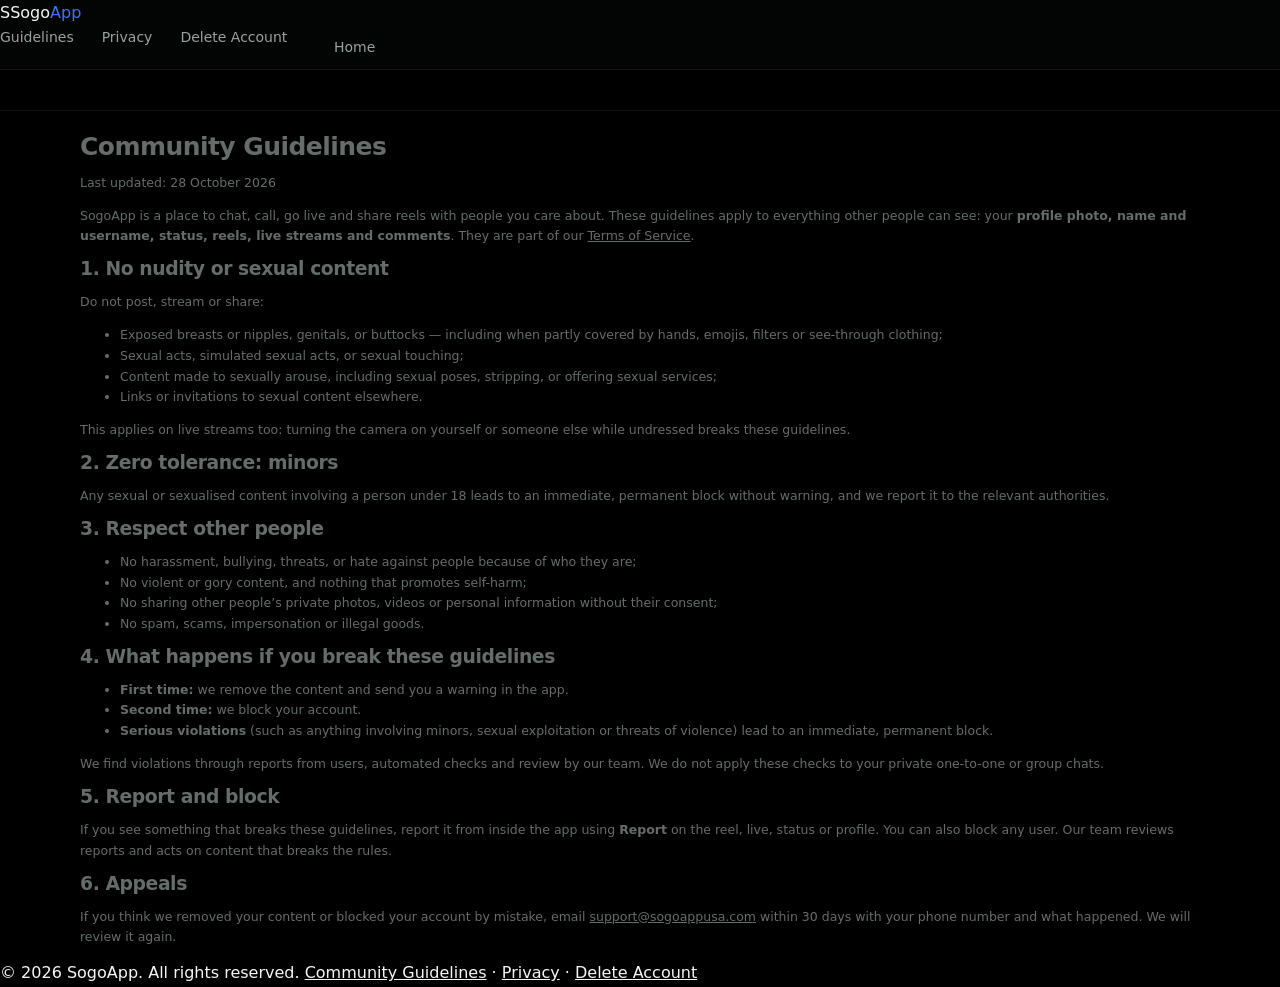
<file: community-guidelines/index.html>
<!DOCTYPE html>
<html lang="en">
<head>
  <meta charset="utf-8" />
  <meta name="viewport" content="width=device-width, initial-scale=1" />
  <title>Community Guidelines — SogoApp</title>
  <meta name="description" content="What you can and cannot share on SogoApp, and what happens when the rules are broken." />
  <link rel="icon" href="data:image/svg+xml,%3Csvg xmlns='http://www.w3.org/2000/svg' viewBox='0 0 100 100'%3E%3Crect width='100' height='100' rx='24' fill='%233E72FE'/%3E%3Ctext x='50' y='68' font-size='58' font-family='Arial' font-weight='bold' fill='white' text-anchor='middle'%3ES%3C/text%3E%3C/svg%3E" />
  <link rel="stylesheet" href="../assets/style.css" />
</head>
<body>

  <header class="nav">
    <div class="container nav-inner">
      <a href="../index.html" class="brand"><span class="mark">S</span> Sogo<span style="color:var(--blue)">App</span></a>
      <nav class="nav-links">
        <a href="../community-guidelines" class="hide-sm">Guidelines</a>
        <a href="../privacy-policy" class="hide-sm">Privacy</a>
        <a href="../delete-account" class="hide-sm">Delete Account</a>
        <a href="../index.html" class="btn btn-ghost" style="padding:.55rem 1.1rem">Home</a>
      </nav>
    </div>
  </header>

  <main class="legal">
    <div class="container wrap">
      <h1>Community Guidelines</h1>
      <p class="updated">Last updated: 28 October 2026</p>

      <p>SogoApp is a place to chat, call, go live and share reels with people you care about. These guidelines apply to everything other people can see: your <strong>profile photo, name and username, status, reels, live streams and comments</strong>. They are part of our <a href="../terms-of-service">Terms of Service</a>.</p>

      <h2>1. No nudity or sexual content</h2>
      <p>Do not post, stream or share:</p>
      <ul>
        <li>Exposed breasts or nipples, genitals, or buttocks — including when partly covered by hands, emojis, filters or see-through clothing;</li>
        <li>Sexual acts, simulated sexual acts, or sexual touching;</li>
        <li>Content made to sexually arouse, including sexual poses, stripping, or offering sexual services;</li>
        <li>Links or invitations to sexual content elsewhere.</li>
      </ul>
      <p>This applies on live streams too: turning the camera on yourself or someone else while undressed breaks these guidelines.</p>

      <h2>2. Zero tolerance: minors</h2>
      <p>Any sexual or sexualised content involving a person under 18 leads to an immediate, permanent block without warning, and we report it to the relevant authorities.</p>

      <h2>3. Respect other people</h2>
      <ul>
        <li>No harassment, bullying, threats, or hate against people because of who they are;</li>
        <li>No violent or gory content, and nothing that promotes self-harm;</li>
        <li>No sharing other people’s private photos, videos or personal information without their consent;</li>
        <li>No spam, scams, impersonation or illegal goods.</li>
      </ul>

      <h2>4. What happens if you break these guidelines</h2>
      <ul>
        <li><strong>First time:</strong> we remove the content and send you a warning in the app.</li>
        <li><strong>Second time:</strong> we block your account.</li>
        <li><strong>Serious violations</strong> (such as anything involving minors, sexual exploitation or threats of violence) lead to an immediate, permanent block.</li>
      </ul>
      <p>We find violations through reports from users, automated checks and review by our team. We do not apply these checks to your private one-to-one or group chats.</p>

      <h2>5. Report and block</h2>
      <p>If you see something that breaks these guidelines, report it from inside the app using <strong>Report</strong> on the reel, live, status or profile. You can also block any user. Our team reviews reports and acts on content that breaks the rules.</p>

      <h2>6. Appeals</h2>
      <p>If you think we removed your content or blocked your account by mistake, email <a href="mailto:support@sogoappusa.com">support@sogoappusa.com</a> within 30 days with your phone number and what happened. We will review it again.</p>
    </div>
  </main>

  <footer class="footer">
    <div class="container">
      <div class="footer-bottom" style="border:0; margin:0; padding:0;">
        <span>© 2026 SogoApp. All rights reserved.</span>
        <span><a href="../community-guidelines">Community Guidelines</a> · <a href="../privacy-policy">Privacy</a> · <a href="../delete-account">Delete Account</a></span>
      </div>
    </div>
  </footer>

</body>
</html>
</file>
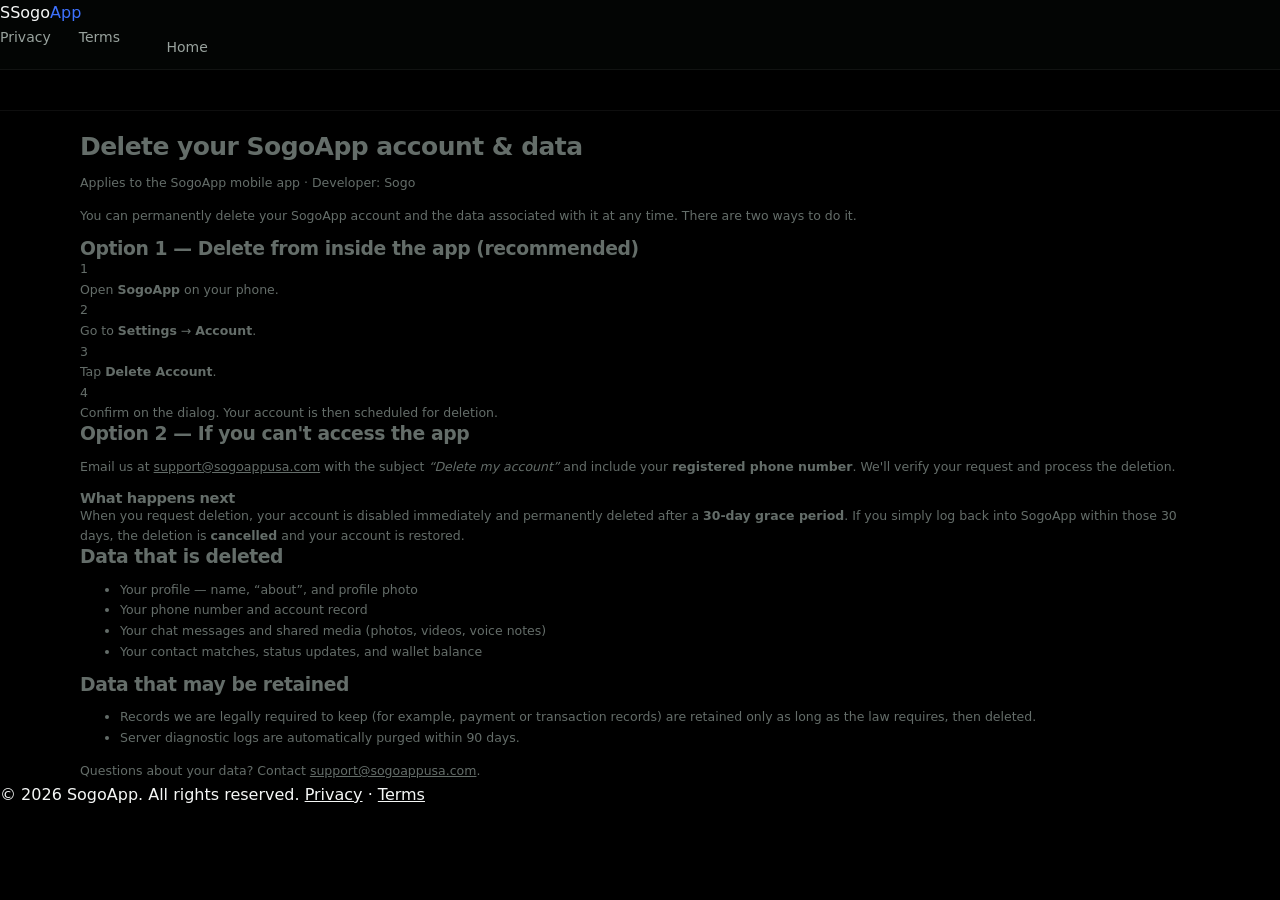
<file: delete-account/index.html>
<!DOCTYPE html>
<html lang="en">
<head>
  <meta charset="utf-8" />
  <meta name="viewport" content="width=device-width, initial-scale=1" />
  <title>Delete Your Account — SogoApp</title>
  <meta name="description" content="How to delete your SogoApp account and associated data." />
  <link rel="icon" href="data:image/svg+xml,%3Csvg xmlns='http://www.w3.org/2000/svg' viewBox='0 0 100 100'%3E%3Crect width='100' height='100' rx='24' fill='%233E72FE'/%3E%3Ctext x='50' y='68' font-size='58' font-family='Arial' font-weight='bold' fill='white' text-anchor='middle'%3ES%3C/text%3E%3C/svg%3E" />
  <link rel="stylesheet" href="../assets/style.css" />
</head>
<body>

  <header class="nav">
    <div class="container nav-inner">
      <a href="../index.html" class="brand"><span class="mark">S</span> Sogo<span style="color:var(--blue)">App</span></a>
      <nav class="nav-links">
        <a href="../privacy-policy" class="hide-sm">Privacy</a>
        <a href="../terms-of-service" class="hide-sm">Terms</a>
        <a href="../index.html" class="btn btn-ghost" style="padding:.55rem 1.1rem">Home</a>
      </nav>
    </div>
  </header>

  <main class="legal">
    <div class="container wrap">
      <h1>Delete your <span class="grad-text">SogoApp</span> account &amp; data</h1>
      <p class="updated">Applies to the SogoApp mobile app · Developer: Sogo</p>

      <p>You can permanently delete your SogoApp account and the data associated with it at any time. There are two ways to do it.</p>

      <h2>Option 1 — Delete from inside the app <span style="font-weight:600;color:var(--muted)">(recommended)</span></h2>
      <div class="step"><span class="n">1</span><div>Open <strong>SogoApp</strong> on your phone.</div></div>
      <div class="step"><span class="n">2</span><div>Go to <strong>Settings</strong> → <strong>Account</strong>.</div></div>
      <div class="step"><span class="n">3</span><div>Tap <strong>Delete Account</strong>.</div></div>
      <div class="step"><span class="n">4</span><div>Confirm on the dialog. Your account is then scheduled for deletion.</div></div>

      <h2>Option 2 — If you can't access the app</h2>
      <p>Email us at <a href="mailto:support@sogoappusa.com">support@sogoappusa.com</a> with the subject <em>“Delete my account”</em> and include your <strong>registered phone number</strong>. We'll verify your request and process the deletion.</p>

      <div class="callout green">
        <h3 style="margin-top:0">What happens next</h3>
        <p style="margin:0">When you request deletion, your account is disabled immediately and permanently deleted after a <strong>30-day grace period</strong>. If you simply log back into SogoApp within those 30 days, the deletion is <strong>cancelled</strong> and your account is restored.</p>
      </div>

      <h2>Data that is deleted</h2>
      <ul>
        <li>Your profile — name, “about”, and profile photo</li>
        <li>Your phone number and account record</li>
        <li>Your chat messages and shared media (photos, videos, voice notes)</li>
        <li>Your contact matches, status updates, and wallet balance</li>
      </ul>

      <h2>Data that may be retained</h2>
      <ul>
        <li>Records we are legally required to keep (for example, payment or transaction records) are retained only as long as the law requires, then deleted.</li>
        <li>Server diagnostic logs are automatically purged within 90 days.</li>
      </ul>

      <div class="callout">
        <p style="margin:0">Questions about your data? Contact <a href="mailto:support@sogoappusa.com">support@sogoappusa.com</a>.</p>
      </div>
    </div>
  </main>

  <footer class="footer">
    <div class="container">
      <div class="footer-bottom" style="border:0; margin:0; padding:0;">
        <span>© 2026 SogoApp. All rights reserved.</span>
        <span><a href="../privacy-policy">Privacy</a> · <a href="../terms-of-service">Terms</a></span>
      </div>
    </div>
  </footer>

</body>
</html>
</file>
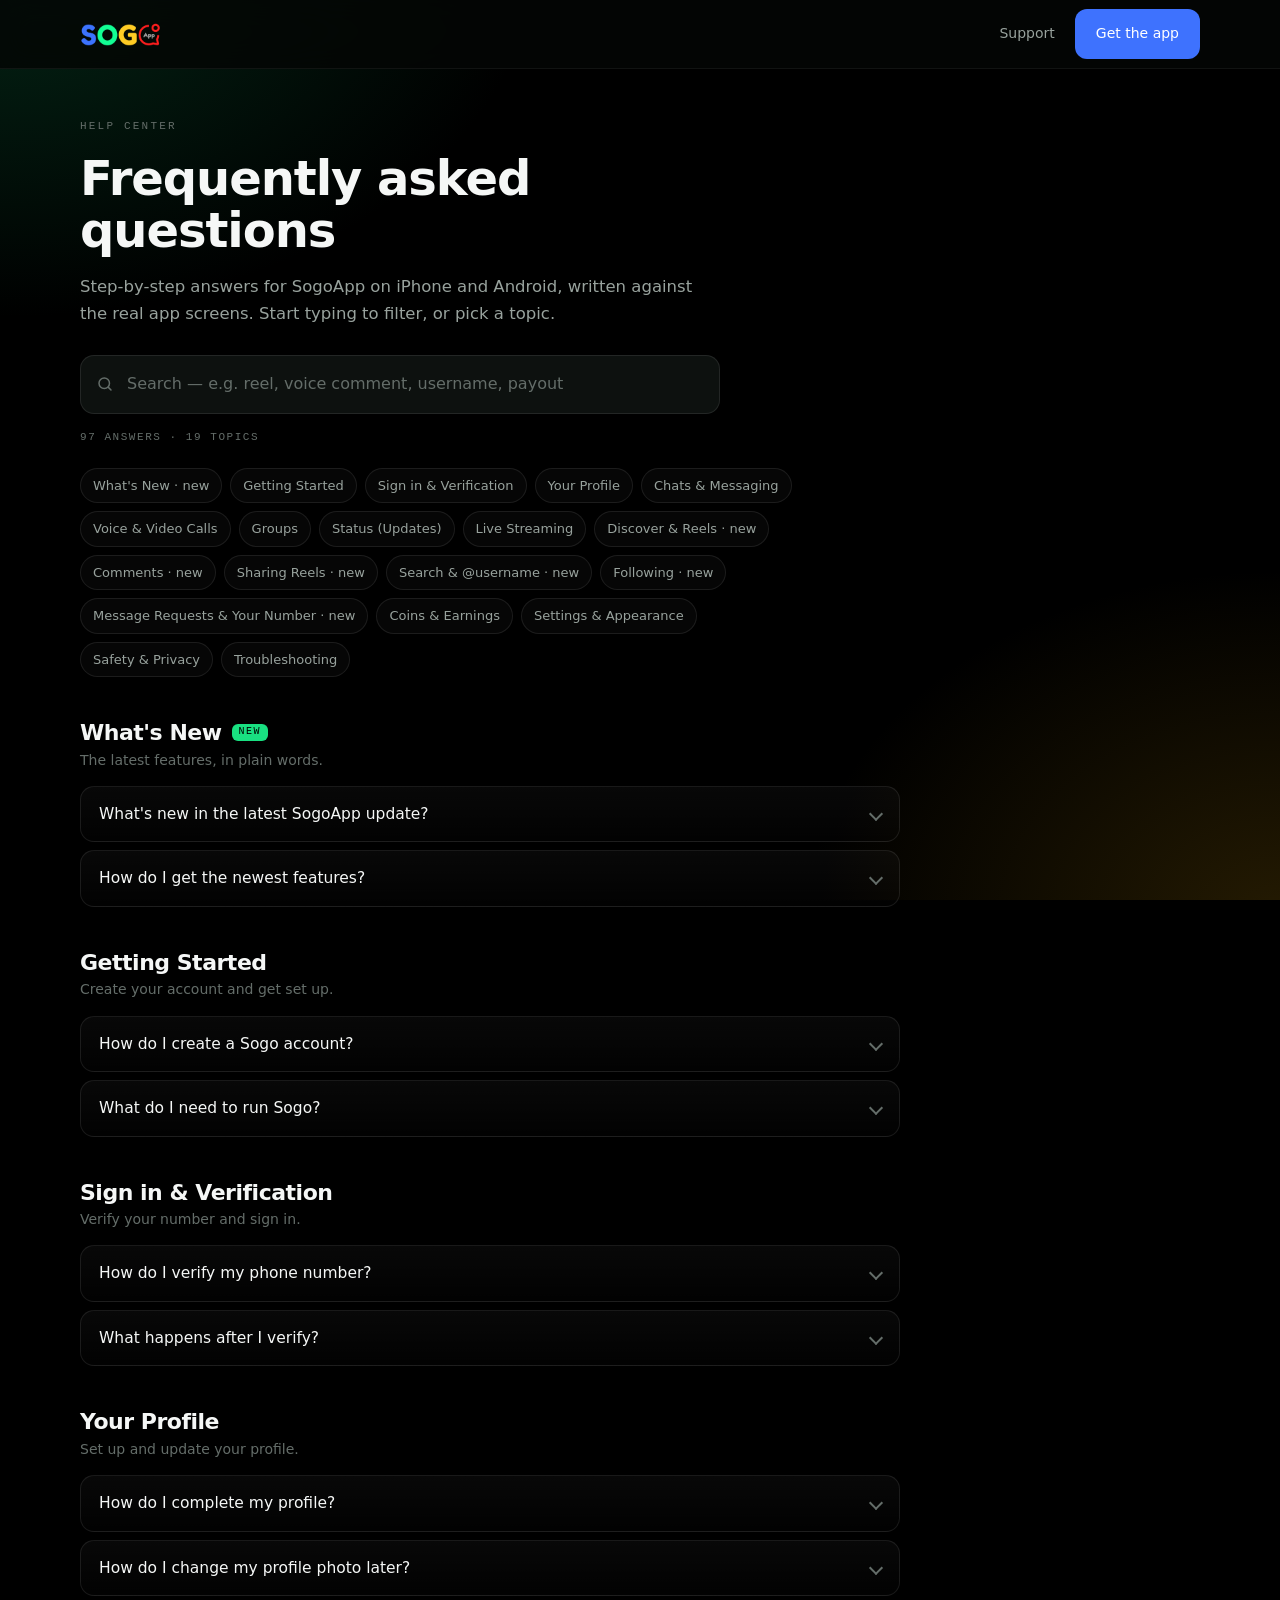
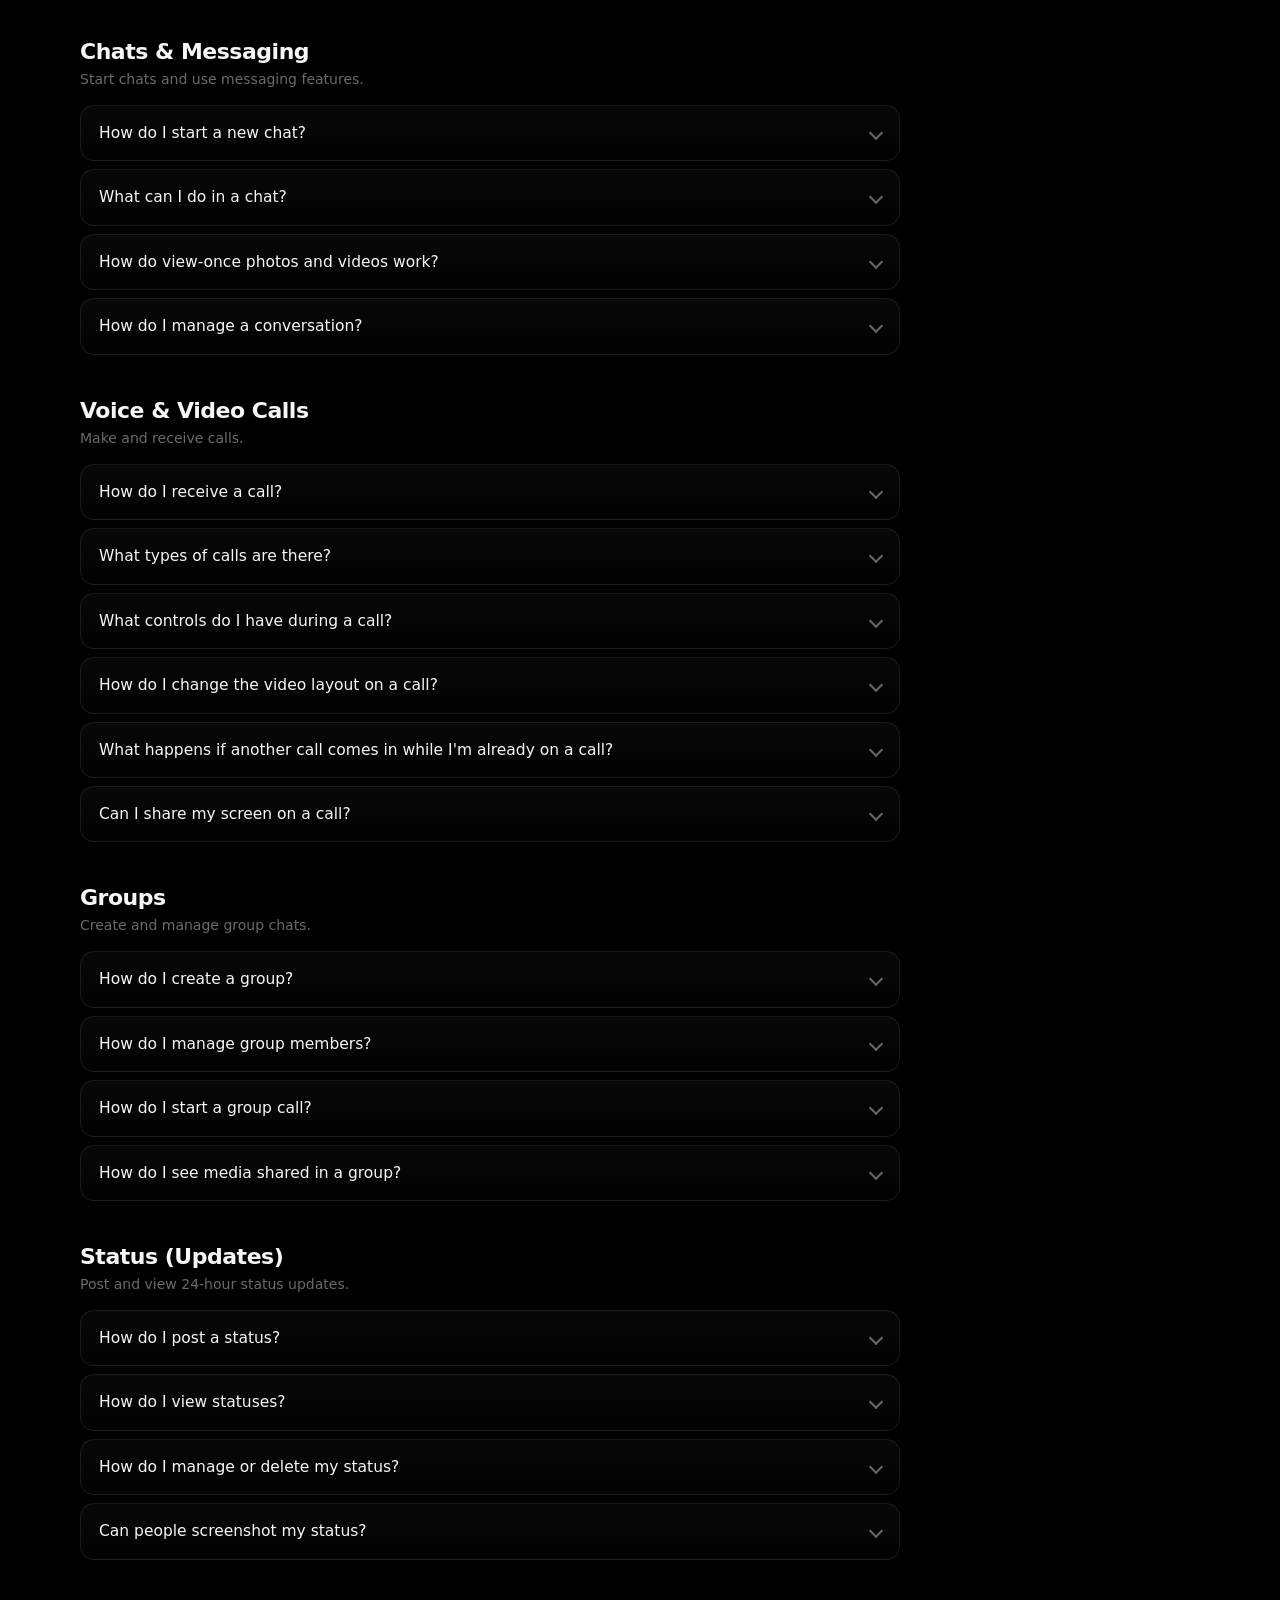
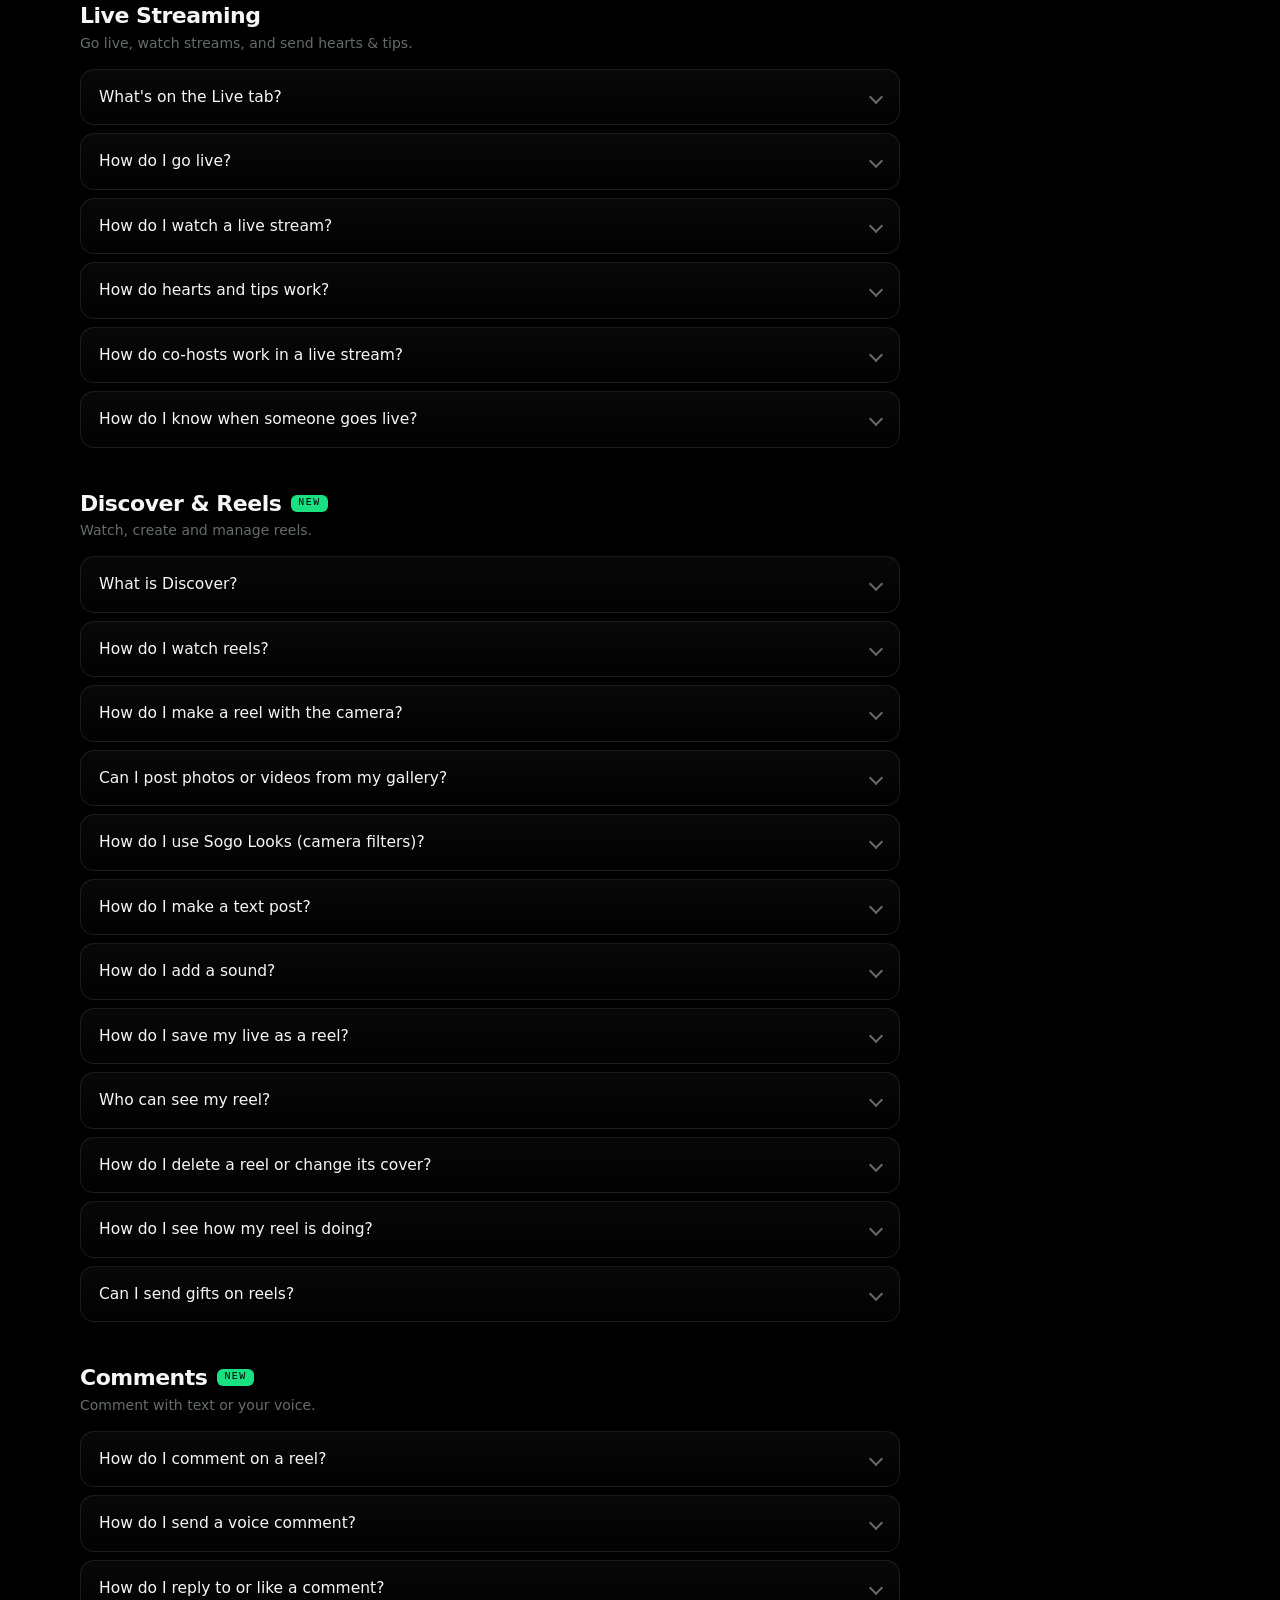
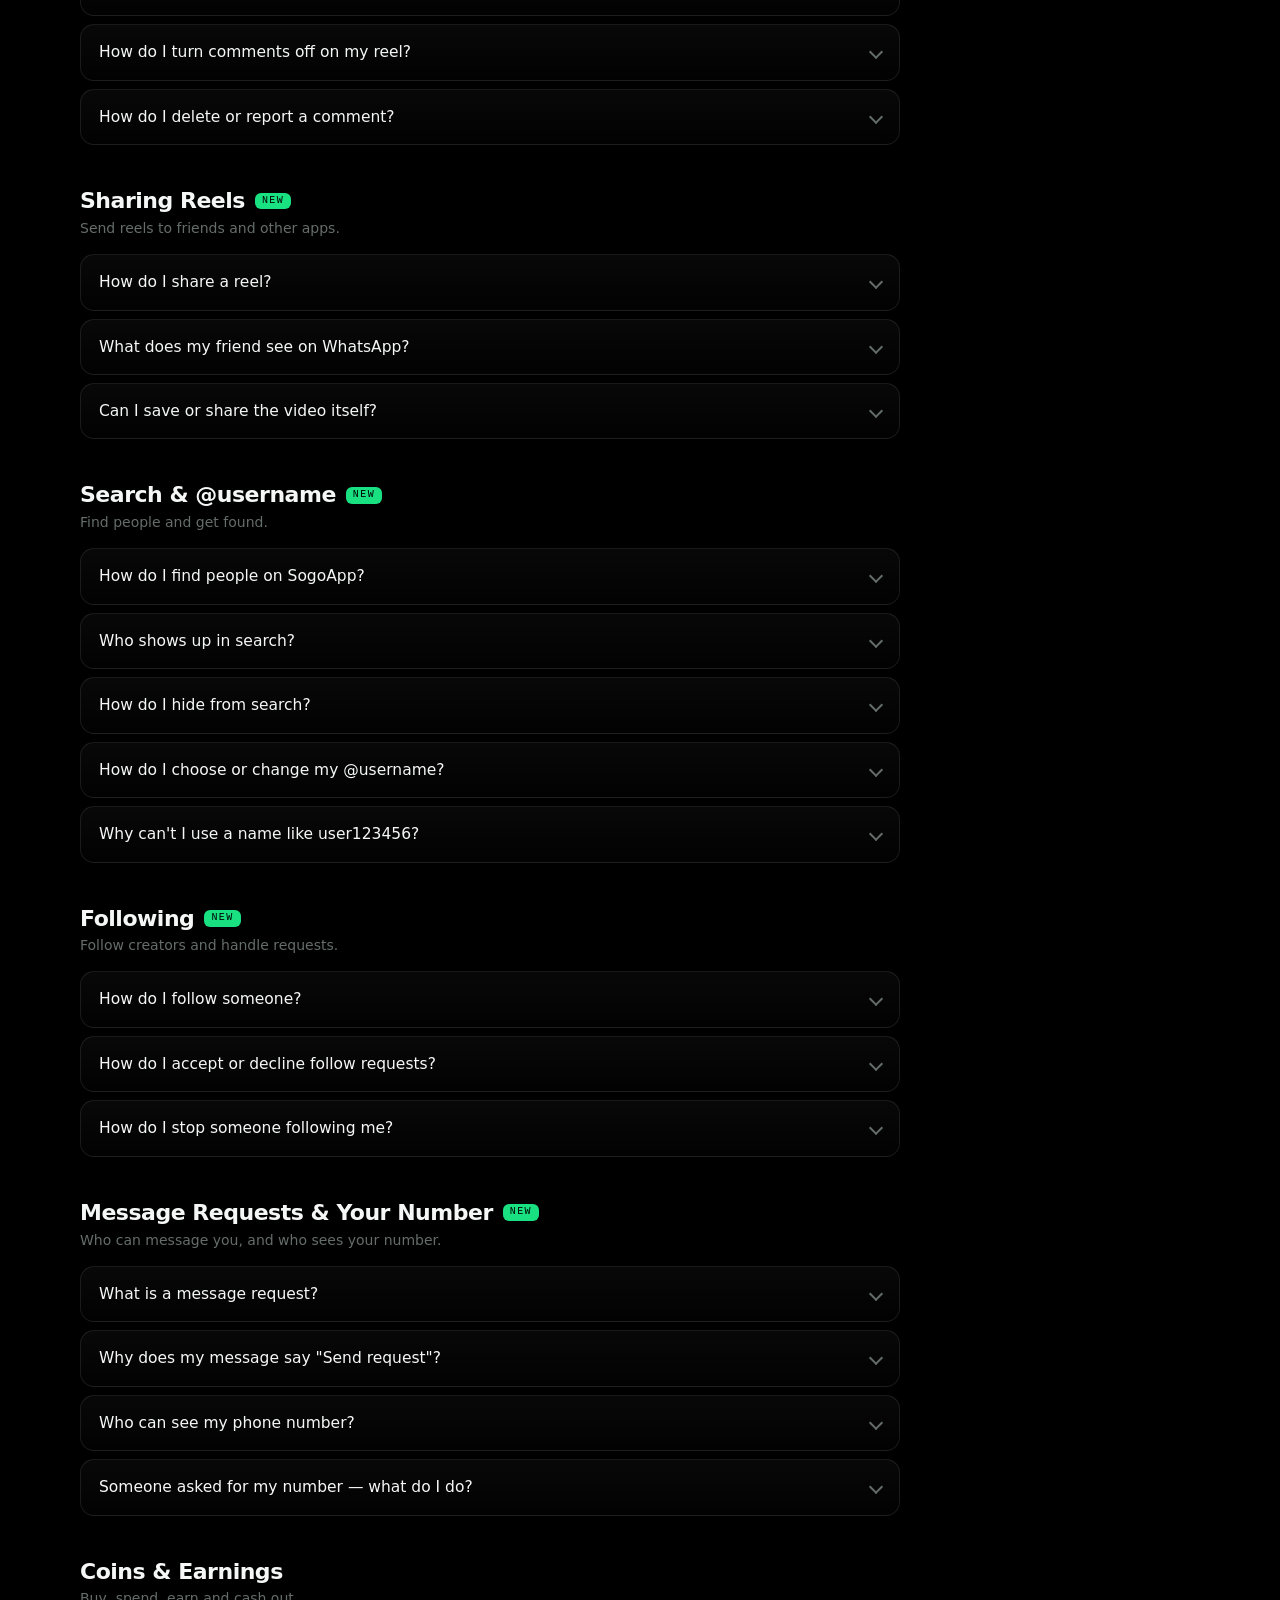
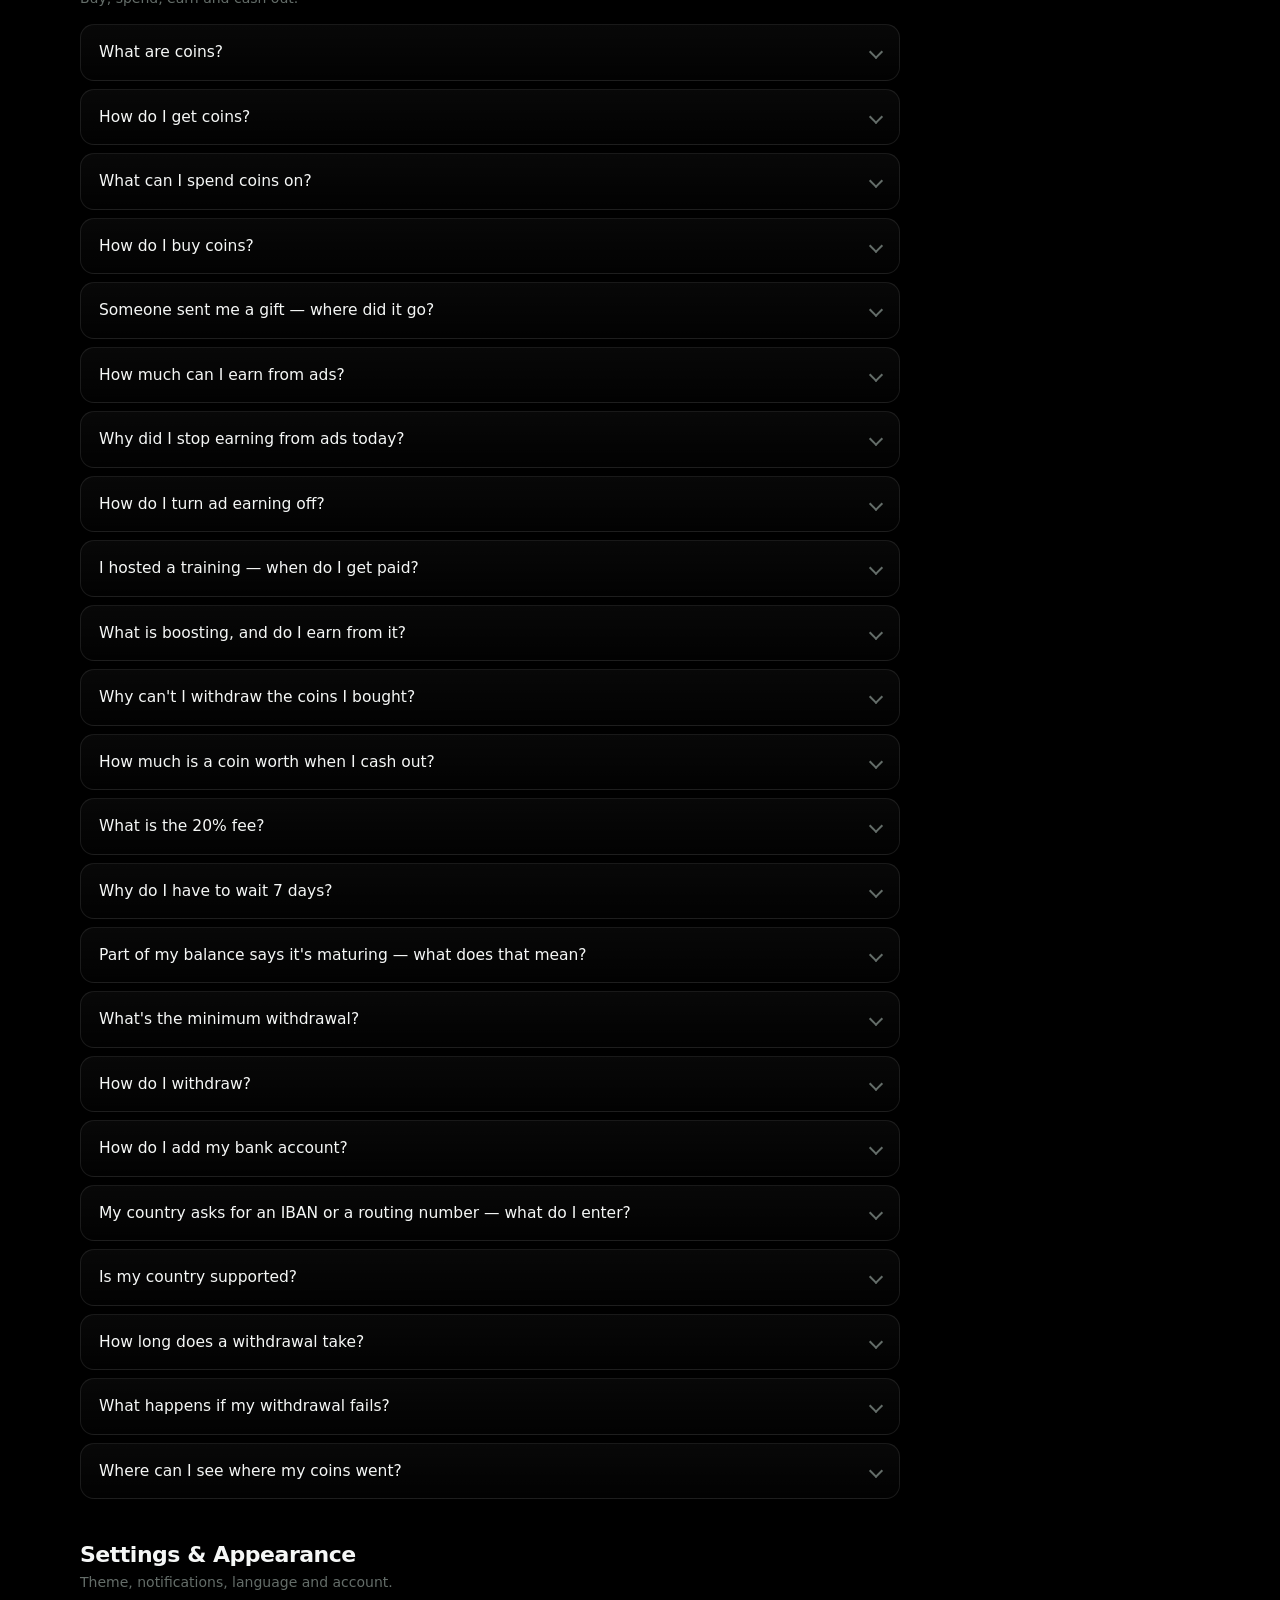
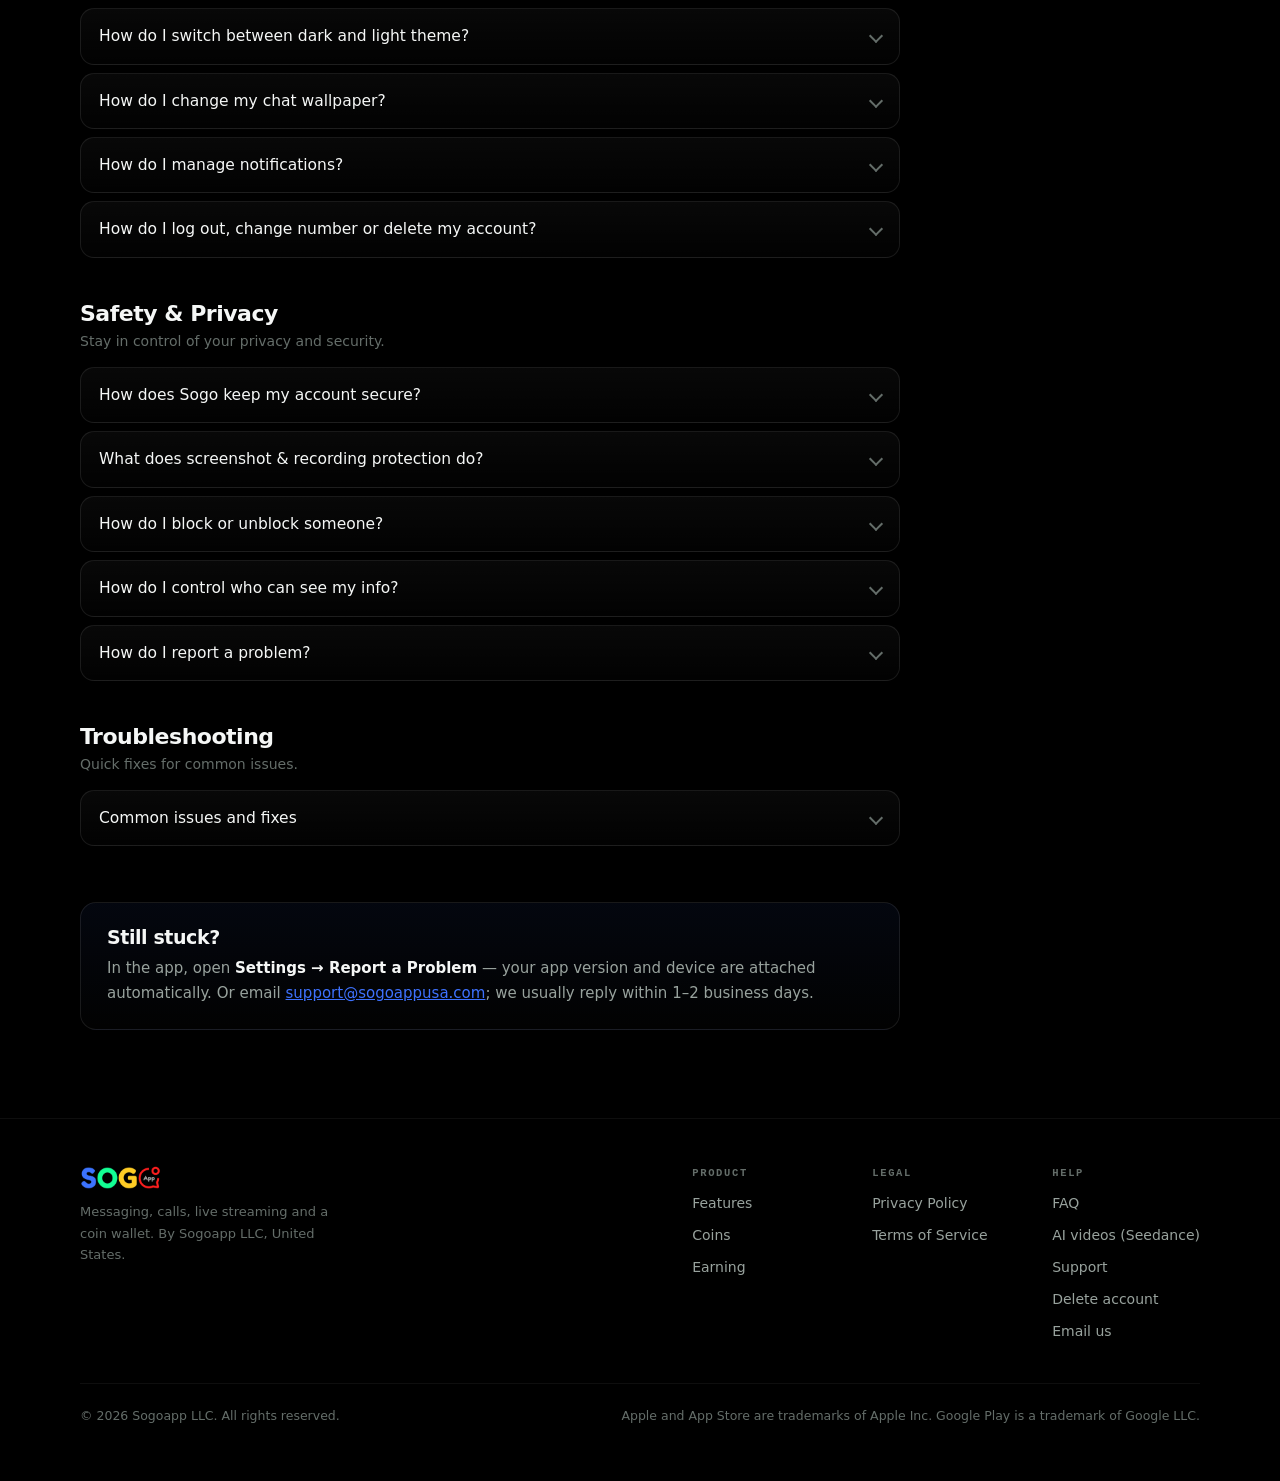
<file: faq/index.html>
<!doctype html>
<html lang="en">
<head>
<meta charset="utf-8">
<meta name="viewport" content="width=device-width,initial-scale=1">
<title>Help Center &amp; FAQ — SogoApp</title>
<meta name="description" content="Answers about SogoApp: chats, calls, Discover and reels, comments, search and @usernames, following, message requests, coins and payouts, privacy and more.">
<meta name="theme-color" content="#000000">
<link rel="canonical" href="https://app.sogoapps.com/faq/">
<link rel="icon" href="../assets/icon.png"><link rel="apple-touch-icon" href="../assets/icon.png">
<meta property="og:title" content="SogoApp Help Center &amp; FAQ">
<meta property="og:description" content="Step-by-step answers for every part of SogoApp.">
<meta property="og:type" content="website"><meta property="og:url" content="https://app.sogoapps.com/faq/">
<meta property="og:image" content="https://app.sogoapps.com/assets/shots/chat.jpg">
<link rel="stylesheet" href="../assets/style.css">
<style>
/* FAQ page only. Built on the site tokens in assets/style.css; no web fonts or
   third-party requests, so the page is one HTML file + the shared stylesheet. */
.faq{padding:48px 0 88px}
.faq-head{max-width:720px}
.faq-head h1{font-size:clamp(32px,5vw,48px); font-weight:700}
.faq-head .p{max-width:60ch}
.srch{position:relative; margin-top:28px; max-width:640px}
.srch input{width:100%; font:inherit; font-size:16px; color:var(--tx); background:var(--bg-2);
  border:1px solid var(--line); border-radius:14px; padding:15px 46px 15px 46px; outline:none;
  transition:border-color .2s, box-shadow .2s; -webkit-appearance:none; appearance:none}
.srch input::placeholder{color:var(--tx-3)}
.srch input:focus{border-color:var(--blue); box-shadow:0 0 0 3px rgba(62,114,254,.22)}
.srch svg{position:absolute; left:16px; top:50%; transform:translateY(-50%); width:18px; height:18px; color:var(--tx-3); pointer-events:none}
.srch button{position:absolute; right:8px; top:50%; transform:translateY(-50%); border:0; background:transparent;
  color:var(--tx-2); font:inherit; font-size:13px; padding:8px 10px; border-radius:8px; cursor:pointer}
.srch button:hover{color:var(--tx); background:rgba(255,255,255,.06)}
.srch button[hidden]{display:none}
.count{font-family:var(--f-m); font-size:11px; letter-spacing:.14em; text-transform:uppercase; color:var(--tx-3); margin:14px 0 0; min-height:1.5em}
.chips{display:flex; flex-wrap:wrap; gap:8px; margin-top:22px}
.chip{font-size:13px; color:var(--tx-2); text-decoration:none; border:1px solid var(--line); border-radius:99px;
  padding:6px 12px; background:rgba(255,255,255,.025); white-space:nowrap}
.chip:hover{color:var(--tx); border-color:rgba(255,255,255,.18)}
.cats{margin-top:44px; display:grid; grid-template-columns:minmax(0,1fr); gap:44px; max-width:820px}
.cat,.qa,.ans{min-width:0}
.cat{scroll-margin-top:84px}
.cat-h{margin-bottom:14px}
.cat-h h2{font-size:22px; font-weight:600; display:flex; align-items:center; gap:10px; flex-wrap:wrap}
.cat-h p{color:var(--tx-3); font-size:14px; margin:4px 0 0}
.new{font-family:var(--f-m); font-size:10px; letter-spacing:.14em; text-transform:uppercase; color:#000;
  background:var(--green); border-radius:6px; padding:3px 7px; font-weight:500}
.qa{border:1px solid var(--line); border-radius:14px; background:linear-gradient(180deg,rgba(255,255,255,.03),rgba(255,255,255,.006));
  scroll-margin-top:84px}
.qa + .qa{margin-top:8px}
.qa summary{list-style:none; cursor:pointer; display:flex; gap:16px; align-items:flex-start; justify-content:space-between;
  padding:16px 18px; font-weight:500; font-size:15.5px; line-height:1.45; color:var(--tx); border-radius:14px}
.qa summary::-webkit-details-marker{display:none}
.qa summary:hover{background:rgba(255,255,255,.025)}
.qa summary:focus-visible{outline:2px solid var(--blue); outline-offset:2px}
.qa summary i{flex:none; width:10px; height:10px; margin-top:6px; border-right:2px solid var(--tx-3); border-bottom:2px solid var(--tx-3);
  transform:rotate(45deg); transition:transform .2s}
.qa[open] summary i{transform:rotate(225deg); margin-top:10px}
.qa[open]{border-color:rgba(255,255,255,.14)}
.ans{padding:0 18px 18px; color:var(--tx-2); font-size:15px}
.ans > :first-child{margin-top:0}
.ans p{margin:10px 0 0}
.ans strong{color:var(--tx); font-weight:600}
.st,.bl{margin:12px 0 0; padding-left:22px}
.st li,.bl li{margin:6px 0; padding-left:4px}
.st li::marker{color:var(--green); font-family:var(--f-m); font-size:13px}
.bl li::marker{color:var(--tx-3)}
.cl{margin:14px 0 0; border:1px solid var(--line); border-left:2px solid var(--green); border-radius:10px; padding:12px 14px; background:rgba(25,224,129,.045)}
.cl p{margin:2px 0 0; font-size:14.5px}
.cl-k{font-family:var(--f-m); font-size:10.5px; letter-spacing:.14em; text-transform:uppercase; color:var(--green)}
.cl-warning{border-left-color:var(--gold); background:rgba(255,199,44,.05)} .cl-warning .cl-k{color:var(--gold)}
.cl-note{border-left-color:var(--blue); background:rgba(62,114,254,.06)} .cl-note .cl-k{color:#8aa9ff}
.tw{margin:14px 0 0; overflow-x:auto; border:1px solid var(--line); border-radius:10px}
.tw table{border-collapse:collapse; width:100%; font-size:14px}
.tw th,.tw td{text-align:left; padding:10px 12px; vertical-align:top; border-bottom:1px solid var(--line-2)}
.tw th{color:var(--tx); font-weight:600; background:rgba(255,255,255,.03)}
.tw tr:last-child td{border-bottom:0}
.perma{display:inline-block; margin-top:14px; font-size:12.5px; color:var(--tx-3); text-decoration:none}
.perma:hover{color:var(--tx-2); text-decoration:underline}
.empty{max-width:820px; margin-top:40px; border:1px dashed var(--line); border-radius:14px; padding:26px; color:var(--tx-2)}
.empty a,.help a{color:var(--blue)}
.help{max-width:820px; margin-top:56px; border:1px solid var(--line); border-radius:16px; padding:24px 26px;
  background:linear-gradient(180deg,rgba(62,114,254,.06),rgba(255,255,255,.006))}
.help h2{font-size:19px; font-weight:600}
.help p{color:var(--tx-2); margin:8px 0 0; font-size:15px}
mark{background:rgba(255,199,44,.28); color:inherit; border-radius:3px; padding:0 1px}
.nav-faq{display:flex; gap:20px; align-items:center}
.nav-faq a{color:var(--tx-2); text-decoration:none; font-size:14px; font-weight:500}
.nav-faq a:hover{color:var(--tx)}
@media (max-width:520px){
  .faq{padding-top:32px}
  .qa summary{padding:14px 14px; font-size:15px}
  .ans{padding:0 14px 16px}
  .cats{gap:36px}
  .chips{flex-wrap:nowrap; overflow-x:auto; margin-inline:-16px; padding:0 16px 6px; scrollbar-width:none}
  .chips::-webkit-scrollbar{display:none}
}
</style>
</head>
<body>
<div class="room"></div>

<header class="nav">
  <div class="wrap nav-in">
    <a class="brand" href="../index.html" aria-label="SogoApp home"><img src="../assets/wordmark.png" alt="SogoApp"></a>
    <nav class="nav-faq" aria-label="Site">
      <a href="../support">Support</a>
      <a href="../index.html#get" class="btn btn-p" style="color:#fff">Get the app</a>
    </nav>
  </div>
</header>

<main class="faq">
  <div class="wrap">
    <div class="faq-head">
      <p class="lbl">Help Center</p>
      <h1>Frequently asked questions</h1>
      <p class="p">Step-by-step answers for SogoApp on iPhone and Android, written against the real app screens. Start typing to filter, or pick a topic.</p>
      <form class="srch" role="search" onsubmit="return false">
        <svg viewBox="0 0 24 24" fill="none" stroke="currentColor" stroke-width="2" stroke-linecap="round" aria-hidden="true"><circle cx="11" cy="11" r="7"/><path d="m20 20-3.5-3.5"/></svg>
        <label for="q" class="sr" style="position:absolute;width:1px;height:1px;overflow:hidden;clip:rect(0 0 0 0)">Search the FAQ</label>
        <input id="q" type="search" placeholder="Search — e.g. reel, voice comment, username, payout" autocomplete="off" spellcheck="false" enterkeyhint="search">
        <button type="button" id="clr" hidden>Clear</button>
      </form>
      <p class="count" id="count" aria-live="polite">97 answers · 19 topics</p>
      <nav class="chips" aria-label="Topics"><a class="chip" href="#whats-new">What&#x27;s New ·&nbsp;new</a><a class="chip" href="#getting-started">Getting Started</a><a class="chip" href="#sign-in-otp">Sign in &amp; Verification</a><a class="chip" href="#profile">Your Profile</a><a class="chip" href="#messaging">Chats &amp; Messaging</a><a class="chip" href="#calls">Voice &amp; Video Calls</a><a class="chip" href="#groups">Groups</a><a class="chip" href="#status">Status (Updates)</a><a class="chip" href="#live">Live Streaming</a><a class="chip" href="#discover-reels">Discover &amp; Reels ·&nbsp;new</a><a class="chip" href="#comments">Comments ·&nbsp;new</a><a class="chip" href="#sharing">Sharing Reels ·&nbsp;new</a><a class="chip" href="#search-username">Search &amp; @username ·&nbsp;new</a><a class="chip" href="#follow">Following ·&nbsp;new</a><a class="chip" href="#message-requests">Message Requests &amp; Your Number ·&nbsp;new</a><a class="chip" href="#coins">Coins &amp; Earnings</a><a class="chip" href="#settings">Settings &amp; Appearance</a><a class="chip" href="#safety">Safety &amp; Privacy</a><a class="chip" href="#troubleshooting">Troubleshooting</a></nav>
    </div>

    <div class="cats" id="cats">
<section class="cat" id="whats-new" aria-labelledby="h-whats-new"><div class="cat-h"><h2 id="h-whats-new">What&#x27;s New<span class="new">New</span></h2><p>The latest features, in plain words.</p></div><details class="qa" id="q-wn-latest" data-s="what&#x27;s new what&#x27;s new in the latest sogoapp update? here&#x27;s what the newest update adds. some features switch on gradually, so if you don&#x27;t see one yet, update the app and check again in a few days. feature what it does make your own reels record with the camera (10 seconds to 3 minutes), or upload photos and videos from your gallery sogo looks 13 camera filters — swipe left or right on the camera to change look text posts post words on a colourful background — great for questions and thoughts sounds add a sound or record your own voiceover comments with voice comment on reels with text or a voice note, reply and like comments people search tap 🔍 in livestreamers to find people by name or @username @username choose your own @username so friends can find you message requests a first message from someone new waits as a request on your messages screen share reels send a reel link to whatsapp and other apps, with a preview card gifts on replays send a gift on a saved live, even after the live has ended reel insights see views, likes, comments and gifts on your own reels"><summary><span>What&#x27;s new in the latest SogoApp update?</span><i aria-hidden="true"></i></summary><div class="ans"><p>Here&#x27;s what the newest update adds. Some features switch on gradually, so if you don&#x27;t see one yet, update the app and check again in a few days.</p><div class="tw"><table><thead><tr><th scope="col">Feature</th><th scope="col">What it does</th></tr></thead><tbody><tr><td>Make your own reels</td><td>Record with the camera (10 seconds to 3 minutes), or upload photos and videos from your gallery</td></tr><tr><td>Sogo Looks</td><td>13 camera filters — swipe left or right on the camera to change look</td></tr><tr><td>Text posts</td><td>Post words on a colourful background — great for questions and thoughts</td></tr><tr><td>Sounds</td><td>Add a sound or record your own voiceover</td></tr><tr><td>Comments with voice</td><td>Comment on reels with text or a voice note, reply and like comments</td></tr><tr><td>People search</td><td>Tap 🔍 in Livestreamers to find people by name or @username</td></tr><tr><td>@username</td><td>Choose your own @username so friends can find you</td></tr><tr><td>Message requests</td><td>A first message from someone new waits as a request on your Messages screen</td></tr><tr><td>Share reels</td><td>Send a reel link to WhatsApp and other apps, with a preview card</td></tr><tr><td>Gifts on replays</td><td>Send a gift on a saved live, even after the live has ended</td></tr><tr><td>Reel insights</td><td>See views, likes, comments and gifts on your own reels</td></tr></tbody></table></div><a class="perma" href="#q-wn-latest">Link to this answer</a></div></details><details class="qa" id="q-wn-update" data-s="what&#x27;s new how do i get the newest features? open the app store (iphone) or google play (android). search for sogoapp and tap update. open sogoapp again — new tabs and buttons appear once the update is installed. if a friend sees a feature you don&#x27;t, you&#x27;re probably on an older version. updating fixes it."><summary><span>How do I get the newest features?</span><i aria-hidden="true"></i></summary><div class="ans"><ol class="st"><li>Open the App Store (iPhone) or Google Play (Android).</li><li>Search for SogoApp and tap Update.</li><li>Open SogoApp again — new tabs and buttons appear once the update is installed.</li></ol><div class="cl cl-note"><span class="cl-k">Good to know</span><p>If a friend sees a feature you don&#x27;t, you&#x27;re probably on an older version. Updating fixes it.</p></div><a class="perma" href="#q-wn-update">Link to this answer</a></div></details></section>
<section class="cat" id="getting-started" aria-labelledby="h-getting-started"><div class="cat-h"><h2 id="h-getting-started">Getting Started</h2><p>Create your account and get set up.</p></div><details class="qa" id="q-gs-register" data-s="getting started how do i create a sogo account? signing up takes about a minute — all you need is your phone number. open sogo and tap get started on the welcome screen. your country is detected automatically — tap the flag to change it if needed. enter your phone number and tap get otp. enter the 6-digit code we text you to verify your number. add your name (and an optional photo) to finish your profile. if country detection doesn&#x27;t kick in, just tap the flag and pick your country manually."><summary><span>How do I create a Sogo account?</span><i aria-hidden="true"></i></summary><div class="ans"><p>Signing up takes about a minute — all you need is your phone number.</p><ol class="st"><li>Open Sogo and tap Get Started on the welcome screen.</li><li>Your country is detected automatically — tap the flag to change it if needed.</li><li>Enter your phone number and tap Get OTP.</li><li>Enter the 6-digit code we text you to verify your number.</li><li>Add your name (and an optional photo) to finish your profile.</li></ol><div class="cl cl-tip"><span class="cl-k">Tip</span><p>If country detection doesn&#x27;t kick in, just tap the flag and pick your country manually.</p></div><a class="perma" href="#q-gs-register">Link to this answer</a></div></details><details class="qa" id="q-gs-requirements" data-s="getting started what do i need to run sogo? requirement details iphone ios 17 or later android android 7.0 or later permissions camera, microphone, notifications, photos (asked when needed) network wi-fi or mobile data for messages, calls and status sogo only asks for a permission the first time a feature needs it — you can change these anytime in your phone&#x27;s settings."><summary><span>What do I need to run Sogo?</span><i aria-hidden="true"></i></summary><div class="ans"><div class="tw"><table><thead><tr><th scope="col">Requirement</th><th scope="col">Details</th></tr></thead><tbody><tr><td>iPhone</td><td>iOS 17 or later</td></tr><tr><td>Android</td><td>Android 7.0 or later</td></tr><tr><td>Permissions</td><td>Camera, Microphone, Notifications, Photos (asked when needed)</td></tr><tr><td>Network</td><td>Wi-Fi or mobile data for messages, calls and status</td></tr></tbody></table></div><div class="cl cl-note"><span class="cl-k">Good to know</span><p>Sogo only asks for a permission the first time a feature needs it — you can change these anytime in your phone&#x27;s settings.</p></div><a class="perma" href="#q-gs-requirements">Link to this answer</a></div></details></section>
<section class="cat" id="sign-in-otp" aria-labelledby="h-sign-in-otp"><div class="cat-h"><h2 id="h-sign-in-otp">Sign in &amp; Verification</h2><p>Verify your number and sign in.</p></div><details class="qa" id="q-otp-verify" data-s="sign in &amp; verification how do i verify my phone number? enter the 6-digit code sent to your phone by sms. the code is filled and submitted automatically on most devices. tap verify otp if it doesn&#x27;t continue on its own. didn&#x27;t get a code? wait for the resend timer, then tap resend otp. double-check the number and country code first."><summary><span>How do I verify my phone number?</span><i aria-hidden="true"></i></summary><div class="ans"><ol class="st"><li>Enter the 6-digit code sent to your phone by SMS.</li><li>The code is filled and submitted automatically on most devices.</li><li>Tap Verify OTP if it doesn&#x27;t continue on its own.</li></ol><div class="cl cl-tip"><span class="cl-k">Tip</span><p>Didn&#x27;t get a code? Wait for the Resend timer, then tap Resend OTP. Double-check the number and country code first.</p></div><a class="perma" href="#q-otp-verify">Link to this answer</a></div></details><details class="qa" id="q-otp-after" data-s="sign in &amp; verification what happens after i verify? if you&#x27;re… what happens next a returning user you&#x27;re signed in and taken straight to your chats. a new user you&#x27;re taken to profile setup to add your name and photo."><summary><span>What happens after I verify?</span><i aria-hidden="true"></i></summary><div class="ans"><div class="tw"><table><thead><tr><th scope="col">If you&#x27;re…</th><th scope="col">What happens next</th></tr></thead><tbody><tr><td>A returning user</td><td>You&#x27;re signed in and taken straight to your chats.</td></tr><tr><td>A new user</td><td>You&#x27;re taken to profile setup to add your name and photo.</td></tr></tbody></table></div><a class="perma" href="#q-otp-after">Link to this answer</a></div></details></section>
<section class="cat" id="profile" aria-labelledby="h-profile"><div class="cat-h"><h2 id="h-profile">Your Profile</h2><p>Set up and update your profile.</p></div><details class="qa" id="q-pf-complete" data-s="your profile how do i complete my profile? tap the avatar to add a photo (optional) — choose from your library. enter your first name (required). enter your last name (required). add an email (optional, but handy for account recovery). tap complete to finish. a photo is optional — a colourful letter avatar is used until you add one."><summary><span>How do I complete my profile?</span><i aria-hidden="true"></i></summary><div class="ans"><ol class="st"><li>Tap the avatar to add a photo (optional) — choose from your library.</li><li>Enter your First name (required).</li><li>Enter your Last name (required).</li><li>Add an Email (optional, but handy for account recovery).</li><li>Tap Complete to finish.</li></ol><div class="cl cl-note"><span class="cl-k">Good to know</span><p>A photo is optional — a colourful letter avatar is used until you add one.</p></div><a class="perma" href="#q-pf-complete">Link to this answer</a></div></details><details class="qa" id="q-pf-photo" data-s="your profile how do i change my profile photo later? open the settings tab. tap your profile card at the top. tap your photo, choose a new image, then crop and confirm. the new photo uploads automatically and appears across your chats."><summary><span>How do I change my profile photo later?</span><i aria-hidden="true"></i></summary><div class="ans"><ol class="st"><li>Open the Settings tab.</li><li>Tap your profile card at the top.</li><li>Tap your photo, choose a new image, then crop and confirm.</li></ol><p>The new photo uploads automatically and appears across your chats.</p><a class="perma" href="#q-pf-photo">Link to this answer</a></div></details></section>
<section class="cat" id="messaging" aria-labelledby="h-messaging"><div class="cat-h"><h2 id="h-messaging">Chats &amp; Messaging</h2><p>Start chats and use messaging features.</p></div><details class="qa" id="q-msg-start" data-s="chats &amp; messaging how do i start a new chat? open the search tab to find any sogo contact, or open the messages tab and tap the compose button. pick a contact to open the conversation and start typing."><summary><span>How do I start a new chat?</span><i aria-hidden="true"></i></summary><div class="ans"><ol class="st"><li>Open the Search tab to find any Sogo contact, or</li><li>Open the Messages tab and tap the compose button.</li><li>Pick a contact to open the conversation and start typing.</li></ol><a class="perma" href="#q-msg-start">Link to this answer</a></div></details><details class="qa" id="q-msg-features" data-s="chats &amp; messaging what can i do in a chat? feature what it does text send messages with typing indicators media share photos, videos, files and voice notes reactions long-press a message to react with an emoji reply swipe a message to reply to it edit edit your own message within 5 minutes of sending delete delete a message for everyone receipts see when messages are delivered and read wallpaper set a custom chat wallpaper view once send a photo or video that opens only once"><summary><span>What can I do in a chat?</span><i aria-hidden="true"></i></summary><div class="ans"><div class="tw"><table><thead><tr><th scope="col">Feature</th><th scope="col">What it does</th></tr></thead><tbody><tr><td>Text</td><td>Send messages with typing indicators</td></tr><tr><td>Media</td><td>Share photos, videos, files and voice notes</td></tr><tr><td>Reactions</td><td>Long-press a message to react with an emoji</td></tr><tr><td>Reply</td><td>Swipe a message to reply to it</td></tr><tr><td>Edit</td><td>Edit your own message within 5 minutes of sending</td></tr><tr><td>Delete</td><td>Delete a message for everyone</td></tr><tr><td>Receipts</td><td>See when messages are delivered and read</td></tr><tr><td>Wallpaper</td><td>Set a custom chat wallpaper</td></tr><tr><td>View once</td><td>Send a photo or video that opens only once</td></tr></tbody></table></div><a class="perma" href="#q-msg-features">Link to this answer</a></div></details><details class="qa" id="q-msg-view-once" data-s="chats &amp; messaging how do view-once photos and videos work? view-once media lets you send a photo or video that can be opened only one time. after it&#x27;s viewed it&#x27;s gone — it isn&#x27;t saved to the chat or the gallery. attach a photo or video in a chat. turn on view once before sending. the other person can open it a single time; once they close it, it can&#x27;t be reopened. screenshots and screen recording are blocked while a view-once photo or video is open. view-once media also expires automatically if it&#x27;s never opened."><summary><span>How do view-once photos and videos work?</span><i aria-hidden="true"></i></summary><div class="ans"><p>View-once media lets you send a photo or video that can be opened only one time. After it&#x27;s viewed it&#x27;s gone — it isn&#x27;t saved to the chat or the gallery.</p><ol class="st"><li>Attach a photo or video in a chat.</li><li>Turn on View once before sending.</li><li>The other person can open it a single time; once they close it, it can&#x27;t be reopened.</li></ol><div class="cl cl-warning"><span class="cl-k">Important</span><p>Screenshots and screen recording are blocked while a view-once photo or video is open. View-once media also expires automatically if it&#x27;s never opened.</p></div><a class="perma" href="#q-msg-view-once">Link to this answer</a></div></details><details class="qa" id="q-msg-manage" data-s="chats &amp; messaging how do i manage a conversation? from the messages tab, swipe a chat or long-press it to: pin it to the top mute notifications archive it mark as read / unread clear messages (keep the chat, remove its messages) delete the chat deleting a chat or clearing messages can&#x27;t be undone."><summary><span>How do I manage a conversation?</span><i aria-hidden="true"></i></summary><div class="ans"><p>From the Messages tab, swipe a chat or long-press it to:</p><ul class="bl"><li>Pin it to the top</li><li>Mute notifications</li><li>Archive it</li><li>Mark as read / unread</li><li>Clear messages (keep the chat, remove its messages)</li><li>Delete the chat</li></ul><div class="cl cl-warning"><span class="cl-k">Important</span><p>Deleting a chat or clearing messages can&#x27;t be undone.</p></div><a class="perma" href="#q-msg-manage">Link to this answer</a></div></details></section>
<section class="cat" id="calls" aria-labelledby="h-calls"><div class="cat-h"><h2 id="h-calls">Voice &amp; Video Calls</h2><p>Make and receive calls.</p></div><details class="qa" id="q-call-receive" data-s="voice &amp; video calls how do i receive a call? incoming calls ring with your phone&#x27;s native call screen — even when sogo is closed. accept to join the call. decline to dismiss it. unanswered calls end automatically after a short time."><summary><span>How do I receive a call?</span><i aria-hidden="true"></i></summary><div class="ans"><p>Incoming calls ring with your phone&#x27;s native call screen — even when Sogo is closed.</p><ul class="bl"><li>Accept to join the call.</li><li>Decline to dismiss it.</li><li>Unanswered calls end automatically after a short time.</li></ul><a class="perma" href="#q-call-receive">Link to this answer</a></div></details><details class="qa" id="q-call-types" data-s="voice &amp; video calls what types of calls are there? type description voice 🎙️ audio-only 1-to-1 call video 📹 video call with your camera group 👥 multi-person voice or video call"><summary><span>What types of calls are there?</span><i aria-hidden="true"></i></summary><div class="ans"><div class="tw"><table><thead><tr><th scope="col">Type</th><th scope="col">Description</th></tr></thead><tbody><tr><td>Voice 🎙️</td><td>Audio-only 1-to-1 call</td></tr><tr><td>Video 📹</td><td>Video call with your camera</td></tr><tr><td>Group 👥</td><td>Multi-person voice or video call</td></tr></tbody></table></div><a class="perma" href="#q-call-types">Link to this answer</a></div></details><details class="qa" id="q-call-controls" data-s="voice &amp; video calls what controls do i have during a call? mute / unmute your microphone turn your camera on / off (video calls) flip between front and rear camera toggle the speaker switch between speaker view and grid view (group calls) see all participants turn on screenshot &amp; recording protection for sensitive video calls tap the video area to show or hide the controls — they auto-hide after a few seconds."><summary><span>What controls do I have during a call?</span><i aria-hidden="true"></i></summary><div class="ans"><ul class="bl"><li>Mute / unmute your microphone</li><li>Turn your camera on / off (video calls)</li><li>Flip between front and rear camera</li><li>Toggle the speaker</li><li>Switch between speaker view and grid view (group calls)</li><li>See all participants</li><li>Turn on screenshot &amp; recording protection for sensitive video calls</li></ul><div class="cl cl-tip"><span class="cl-k">Tip</span><p>Tap the video area to show or hide the controls — they auto-hide after a few seconds.</p></div><a class="perma" href="#q-call-controls">Link to this answer</a></div></details><details class="qa" id="q-call-video-layout" data-s="voice &amp; video calls how do i change the video layout on a call? on a 1-to-1 video call you can choose who fills the screen and pop the call out of the app. tap the small self-view (your own camera) to swap it with the other person — whoever you tapped fills the screen. tap it again to swap back. your self-view is shown large enough to see yourself clearly while you talk. minimise a video call and it keeps playing in a small floating window (picture-in-picture) so you can use other apps — tap the window to return to the full call."><summary><span>How do I change the video layout on a call?</span><i aria-hidden="true"></i></summary><div class="ans"><p>On a 1-to-1 video call you can choose who fills the screen and pop the call out of the app.</p><ol class="st"><li>Tap the small self-view (your own camera) to swap it with the other person — whoever you tapped fills the screen.</li><li>Tap it again to swap back.</li><li>Your self-view is shown large enough to see yourself clearly while you talk.</li></ol><div class="cl cl-tip"><span class="cl-k">Tip</span><p>Minimise a video call and it keeps playing in a small floating window (picture-in-picture) so you can use other apps — tap the window to return to the full call.</p></div><a class="perma" href="#q-call-video-layout">Link to this answer</a></div></details><details class="qa" id="q-call-waiting" data-s="voice &amp; video calls what happens if another call comes in while i&#x27;m already on a call? sogo has call waiting. a second incoming call rings while you&#x27;re on the first. accept the new call — your current call ends and the new one starts. decline the new call, or just ignore it — your current call keeps going. you&#x27;re only ever connected to one call at a time."><summary><span>What happens if another call comes in while I&#x27;m already on a call?</span><i aria-hidden="true"></i></summary><div class="ans"><p>Sogo has call waiting. A second incoming call rings while you&#x27;re on the first.</p><ul class="bl"><li>Accept the new call — your current call ends and the new one starts.</li><li>Decline the new call, or just ignore it — your current call keeps going.</li></ul><div class="cl cl-note"><span class="cl-k">Good to know</span><p>You&#x27;re only ever connected to one call at a time.</p></div><a class="perma" href="#q-call-waiting">Link to this answer</a></div></details><details class="qa" id="q-call-screenshare" data-s="voice &amp; video calls can i share my screen on a call? during a video call, open the call controls. tap share screen and confirm to start broadcasting your screen to the other people on the call. tap stop to end screen sharing — it also stops automatically when the call ends. while you share your screen, everyone on the call sees what&#x27;s on your device, so close anything private first."><summary><span>Can I share my screen on a call?</span><i aria-hidden="true"></i></summary><div class="ans"><ol class="st"><li>During a video call, open the call controls.</li><li>Tap Share Screen and confirm to start broadcasting your screen to the other people on the call.</li><li>Tap Stop to end screen sharing — it also stops automatically when the call ends.</li></ol><div class="cl cl-note"><span class="cl-k">Good to know</span><p>While you share your screen, everyone on the call sees what&#x27;s on your device, so close anything private first.</p></div><a class="perma" href="#q-call-screenshare">Link to this answer</a></div></details></section>
<section class="cat" id="groups" aria-labelledby="h-groups"><div class="cat-h"><h2 id="h-groups">Groups</h2><p>Create and manage group chats.</p></div><details class="qa" id="q-grp-create" data-s="groups how do i create a group? from the messages tab, tap the compose button and choose new group. enter a group name (and an optional description). add members from your contacts. tap create — then invite more people from the group info screen."><summary><span>How do I create a group?</span><i aria-hidden="true"></i></summary><div class="ans"><ol class="st"><li>From the Messages tab, tap the compose button and choose New Group.</li><li>Enter a group name (and an optional description).</li><li>Add members from your contacts.</li><li>Tap Create — then invite more people from the group info screen.</li></ol><a class="perma" href="#q-grp-create">Link to this answer</a></div></details><details class="qa" id="q-grp-members" data-s="groups how do i manage group members? open the group, tap its name to open group info. as an admin you can: add members remove a member (long-press the member) make a member an admin, or remove admin edit the group name, photo and description role can do admin add/remove members, edit group, manage settings member send messages, view media, leave the group"><summary><span>How do I manage group members?</span><i aria-hidden="true"></i></summary><div class="ans"><p>Open the group, tap its name to open Group Info. As an admin you can:</p><ul class="bl"><li>Add members</li><li>Remove a member (long-press the member)</li><li>Make a member an admin, or remove admin</li><li>Edit the group name, photo and description</li></ul><div class="tw"><table><thead><tr><th scope="col">Role</th><th scope="col">Can do</th></tr></thead><tbody><tr><td>Admin</td><td>Add/remove members, edit group, manage settings</td></tr><tr><td>Member</td><td>Send messages, view media, leave the group</td></tr></tbody></table></div><a class="perma" href="#q-grp-members">Link to this answer</a></div></details><details class="qa" id="q-grp-call" data-s="groups how do i start a group call? open the group chat. tap the call button in the top bar. choose a voice or video group call. everyone in the group is rung on their native call screen."><summary><span>How do I start a group call?</span><i aria-hidden="true"></i></summary><div class="ans"><ol class="st"><li>Open the group chat.</li><li>Tap the call button in the top bar.</li><li>Choose a voice or video group call.</li><li>Everyone in the group is rung on their native call screen.</li></ol><a class="perma" href="#q-grp-call">Link to this answer</a></div></details><details class="qa" id="q-grp-media" data-s="groups how do i see media shared in a group? open the group chat and tap its name to open group info. tap media. browse photos, videos and files shared in the group."><summary><span>How do I see media shared in a group?</span><i aria-hidden="true"></i></summary><div class="ans"><ol class="st"><li>Open the group chat and tap its name to open Group Info.</li><li>Tap Media.</li><li>Browse photos, videos and files shared in the group.</li></ol><a class="perma" href="#q-grp-media">Link to this answer</a></div></details></section>
<section class="cat" id="status" aria-labelledby="h-status"><div class="cat-h"><h2 id="h-status">Status (Updates)</h2><p>Post and view 24-hour status updates.</p></div><details class="qa" id="q-st-post" data-s="status (updates) how do i post a status? open the updates tab. tap my status (or the + on your status ring). choose a text, photo or video status. for video, trim it to the length you want (up to 30 seconds). add a caption if you like, then post — it uploads automatically. statuses disappear automatically after 24 hours. statuses are protected from screenshots and screen recording by default — you can turn this off when you create a status if you don&#x27;t need it."><summary><span>How do I post a status?</span><i aria-hidden="true"></i></summary><div class="ans"><ol class="st"><li>Open the Updates tab.</li><li>Tap My Status (or the + on your status ring).</li><li>Choose a text, photo or video status.</li><li>For video, trim it to the length you want (up to 30 seconds).</li><li>Add a caption if you like, then post — it uploads automatically.</li></ol><div class="cl cl-note"><span class="cl-k">Good to know</span><p>Statuses disappear automatically after 24 hours.</p></div><div class="cl cl-tip"><span class="cl-k">Tip</span><p>Statuses are protected from screenshots and screen recording by default — you can turn this off when you create a status if you don&#x27;t need it.</p></div><a class="perma" href="#q-st-post">Link to this answer</a></div></details><details class="qa" id="q-st-view" data-s="status (updates) how do i view statuses? open the updates tab and tap a contact&#x27;s status ring. photo statuses advance every few seconds; videos play in full. tap the right/left side to go forward or back. press and hold to pause. on your own status, see who viewed it; swipe down to close. status ring colours: green ring — a new, unseen status grey ring — you&#x27;ve already viewed it"><summary><span>How do I view statuses?</span><i aria-hidden="true"></i></summary><div class="ans"><ol class="st"><li>Open the Updates tab and tap a contact&#x27;s status ring.</li><li>Photo statuses advance every few seconds; videos play in full.</li><li>Tap the right/left side to go forward or back.</li><li>Press and hold to pause.</li><li>On your own status, see who viewed it; swipe down to close.</li></ol><p>Status ring colours:</p><ul class="bl"><li>Green ring — a new, unseen status</li><li>Grey ring — you&#x27;ve already viewed it</li></ul><a class="perma" href="#q-st-view">Link to this answer</a></div></details><details class="qa" id="q-st-manage" data-s="status (updates) how do i manage or delete my status? open your own status from the updates tab. see the view count and who viewed it. tap the trash icon to delete a status."><summary><span>How do I manage or delete my status?</span><i aria-hidden="true"></i></summary><div class="ans"><ol class="st"><li>Open your own status from the Updates tab.</li><li>See the view count and who viewed it.</li><li>Tap the trash icon to delete a status.</li></ol><a class="perma" href="#q-st-manage">Link to this answer</a></div></details><details class="qa" id="q-st-capture-protection" data-s="status (updates) can people screenshot my status? by default, sogo blocks screenshots and screen recording while someone is viewing your status — their capture comes out blank. when you create a status, keep protect from screenshots turned on (it&#x27;s on by default). turn it off for that status if you don&#x27;t need the protection. protection applies per status, so you can decide each time you post."><summary><span>Can people screenshot my status?</span><i aria-hidden="true"></i></summary><div class="ans"><p>By default, Sogo blocks screenshots and screen recording while someone is viewing your status — their capture comes out blank.</p><ol class="st"><li>When you create a status, keep Protect from screenshots turned on (it&#x27;s on by default).</li><li>Turn it off for that status if you don&#x27;t need the protection.</li></ol><div class="cl cl-note"><span class="cl-k">Good to know</span><p>Protection applies per status, so you can decide each time you post.</p></div><a class="perma" href="#q-st-capture-protection">Link to this answer</a></div></details></section>
<section class="cat" id="live" aria-labelledby="h-live"><div class="cat-h"><h2 id="h-live">Live Streaming</h2><p>Go live, watch streams, and send hearts &amp; tips.</p></div><details class="qa" id="q-lv-tabs" data-s="live streaming what&#x27;s on the live tab? the live tab has three sections you can switch between at the top: section what it shows live public streams happening now — plus the button to go live yourself trainings paid live trainings you host or have joined invites trainings you&#x27;ve been invited to but haven&#x27;t joined yet"><summary><span>What&#x27;s on the Live tab?</span><i aria-hidden="true"></i></summary><div class="ans"><p>The Live tab has three sections you can switch between at the top:</p><div class="tw"><table><thead><tr><th scope="col">Section</th><th scope="col">What it shows</th></tr></thead><tbody><tr><td>Live</td><td>Public streams happening now — plus the button to go live yourself</td></tr><tr><td>Trainings</td><td>Paid live trainings you host or have joined</td></tr><tr><td>Invites</td><td>Trainings you&#x27;ve been invited to but haven&#x27;t joined yet</td></tr></tbody></table></div><a class="perma" href="#q-lv-tabs">Link to this answer</a></div></details><details class="qa" id="q-lv-golive" data-s="live streaming how do i go live? open the live tab and stay on the live section. tap go live. allow camera and microphone access the first time. your broadcast starts — viewers can join, chat and send hearts/gifts. tap end when you&#x27;re done. you can flip the camera while live, and turn on screen-capture protection so viewers can&#x27;t screenshot your stream (it&#x27;s off by default)."><summary><span>How do I go live?</span><i aria-hidden="true"></i></summary><div class="ans"><ol class="st"><li>Open the Live tab and stay on the Live section.</li><li>Tap Go Live.</li><li>Allow camera and microphone access the first time.</li><li>Your broadcast starts — viewers can join, chat and send hearts/gifts.</li><li>Tap End when you&#x27;re done.</li></ol><div class="cl cl-tip"><span class="cl-k">Tip</span><p>You can flip the camera while live, and turn on screen-capture protection so viewers can&#x27;t screenshot your stream (it&#x27;s off by default).</p></div><a class="perma" href="#q-lv-golive">Link to this answer</a></div></details><details class="qa" id="q-lv-watch" data-s="live streaming how do i watch a live stream? open the live tab → live section. tap any stream that&#x27;s live now to join it. or tap an &quot;is live&quot; notification to jump straight in. while watching you can chat, tap the heart to react, and send gifts to the host."><summary><span>How do I watch a live stream?</span><i aria-hidden="true"></i></summary><div class="ans"><ol class="st"><li>Open the Live tab → Live section.</li><li>Tap any stream that&#x27;s live now to join it.</li><li>Or tap an &quot;is live&quot; notification to jump straight in.</li></ol><p>While watching you can chat, tap the heart to react, and send gifts to the host.</p><a class="perma" href="#q-lv-watch">Link to this answer</a></div></details><details class="qa" id="q-lv-gifts" data-s="live streaming how do hearts and tips work? tap the heart to send quick reactions that float up on screen. send a tip to the host from your wallet balance — tap the tip button, pick or enter an amount, and confirm. bigger tips play bigger celebration animations for everyone watching. tips a host receives are added to their earnings, which they can withdraw from the wallet. low on balance? tap add money in the tip sheet (or settings → wallet) to top up."><summary><span>How do hearts and tips work?</span><i aria-hidden="true"></i></summary><div class="ans"><ul class="bl"><li>Tap the heart to send quick reactions that float up on screen.</li><li>Send a tip to the host from your wallet balance — tap the tip button, pick or enter an amount, and confirm.</li><li>Bigger tips play bigger celebration animations for everyone watching.</li><li>Tips a host receives are added to their earnings, which they can withdraw from the Wallet.</li></ul><div class="cl cl-tip"><span class="cl-k">Tip</span><p>Low on balance? Tap Add money in the tip sheet (or Settings → Wallet) to top up.</p></div><a class="perma" href="#q-lv-gifts">Link to this answer</a></div></details><details class="qa" id="q-lv-cohosts" data-s="live streaming how do co-hosts work in a live stream? as a host you can invite viewers up on stage to appear live alongside you. while you&#x27;re live, open the viewers list. invite someone to join as a co-host — once they accept, their video and audio appear on the stream. as the host you can mute or remove a co-host at any time. a stream can have several co-hosts on stage at once. co-hosts leave the stage when you remove them or when they tap leave."><summary><span>How do co-hosts work in a live stream?</span><i aria-hidden="true"></i></summary><div class="ans"><p>As a host you can invite viewers up on stage to appear live alongside you.</p><ol class="st"><li>While you&#x27;re live, open the viewers list.</li><li>Invite someone to join as a co-host — once they accept, their video and audio appear on the stream.</li><li>As the host you can mute or remove a co-host at any time.</li></ol><div class="cl cl-note"><span class="cl-k">Good to know</span><p>A stream can have several co-hosts on stage at once. Co-hosts leave the stage when you remove them or when they tap Leave.</p></div><a class="perma" href="#q-lv-cohosts">Link to this answer</a></div></details><details class="qa" id="q-lv-notify" data-s="live streaming how do i know when someone goes live? when someone you can see goes live, you get an &quot;is live&quot; notification — tap it to join their stream. live streams also appear at the top of the live tab while they&#x27;re on."><summary><span>How do I know when someone goes live?</span><i aria-hidden="true"></i></summary><div class="ans"><p>When someone you can see goes live, you get an &quot;is live&quot; notification — tap it to join their stream. Live streams also appear at the top of the Live tab while they&#x27;re on.</p><a class="perma" href="#q-lv-notify">Link to this answer</a></div></details></section>
<section class="cat" id="discover-reels" aria-labelledby="h-discover-reels"><div class="cat-h"><h2 id="h-discover-reels">Discover &amp; Reels<span class="new">New</span></h2><p>Watch, create and manage reels.</p></div><details class="qa" id="q-dr-what" data-s="discover &amp; reels what is discover? discover is where you watch people who are live right now and the reels people have posted. it&#x27;s the livestreamers tab at the bottom of the app. at the top what it shows for you lives and reels from everyone who shares them publicly following only lives and reels from people you follow following empty? tap explore for you and tap follow on people you like."><summary><span>What is Discover?</span><i aria-hidden="true"></i></summary><div class="ans"><p>Discover is where you watch people who are live right now and the reels people have posted. It&#x27;s the <strong>Livestreamers</strong> tab at the bottom of the app.</p><div class="tw"><table><thead><tr><th scope="col">At the top</th><th scope="col">What it shows</th></tr></thead><tbody><tr><td>For You</td><td>Lives and reels from everyone who shares them publicly</td></tr><tr><td>Following</td><td>Only lives and reels from people you follow</td></tr></tbody></table></div><div class="cl cl-tip"><span class="cl-k">Tip</span><p>Following empty? Tap Explore For You and tap Follow on people you like.</p></div><a class="perma" href="#q-dr-what">Link to this answer</a></div></details><details class="qa" id="q-dr-watch" data-s="discover &amp; reels how do i watch reels? open the livestreamers tab. swipe up for the next reel, swipe down to go back. double-tap the video to like it. tap the person&#x27;s name at the top to open their profile. buttons on the right let you like, comment, message the creator, send a gift, share, and watch the full replay of a saved live. a live now chip means that person is live at this moment — tap it to join."><summary><span>How do I watch reels?</span><i aria-hidden="true"></i></summary><div class="ans"><ol class="st"><li>Open the <strong>Livestreamers</strong> tab.</li><li>Swipe up for the next reel, swipe down to go back.</li><li>Double-tap the video to like it.</li><li>Tap the person&#x27;s name at the top to open their profile.</li></ol><p>Buttons on the right let you like, comment, message the creator, send a gift, share, and watch the full replay of a saved live. A LIVE NOW chip means that person is live at this moment — tap it to join.</p><a class="perma" href="#q-dr-watch">Link to this answer</a></div></details><details class="qa" id="q-dr-post" data-s="discover &amp; reels how do i make a reel with the camera? open livestreamers and tap + at the top (or create reel on your profile). allow camera and microphone the first time. pick a length: 10s, 15s, 30s, 60s or 3m. tap the record button to start and stop — or press and hold to record while you hold. you can record several clips. tap ✓ to go to the editor, then tap next. add a caption, choose who can watch, and tap post. limit value shortest reel 10 seconds longest reel 3 minutes caption up to 300 characters use flip, flash and timer (3 s or 10 s) on the side of the camera. made a bad clip? tap ⌫ twice to delete the last one. your reel keeps uploading in the background — you&#x27;ll see &quot;posting your reel…&quot; and then &quot;your reel is live&quot;."><summary><span>How do I make a reel with the camera?</span><i aria-hidden="true"></i></summary><div class="ans"><ol class="st"><li>Open <strong>Livestreamers</strong> and tap <strong>+</strong> at the top (or <strong>Create reel</strong> on your profile).</li><li>Allow camera and microphone the first time.</li><li>Pick a length: 10s, 15s, 30s, 60s or 3m.</li><li>Tap the record button to start and stop — or press and hold to record while you hold. You can record several clips.</li><li>Tap ✓ to go to the editor, then tap Next.</li><li>Add a caption, choose who can watch, and tap <strong>Post</strong>.</li></ol><div class="tw"><table><thead><tr><th scope="col">Limit</th><th scope="col">Value</th></tr></thead><tbody><tr><td>Shortest reel</td><td>10 seconds</td></tr><tr><td>Longest reel</td><td>3 minutes</td></tr><tr><td>Caption</td><td>Up to 300 characters</td></tr></tbody></table></div><div class="cl cl-tip"><span class="cl-k">Tip</span><p>Use Flip, Flash and Timer (3 s or 10 s) on the side of the camera. Made a bad clip? Tap ⌫ twice to delete the last one.</p></div><div class="cl cl-note"><span class="cl-k">Good to know</span><p>Your reel keeps uploading in the background — you&#x27;ll see &quot;Posting your reel…&quot; and then &quot;Your reel is live&quot;.</p></div><a class="perma" href="#q-dr-post">Link to this answer</a></div></details><details class="qa" id="q-dr-upload" data-s="discover &amp; reels can i post photos or videos from my gallery? on the reel camera, tap upload (bottom left). choose up to 12 photos and videos. each photo plays for 3 seconds in the reel. edit if you like, then tap next and post. the finished reel still has to be between 10 seconds and 3 minutes."><summary><span>Can I post photos or videos from my gallery?</span><i aria-hidden="true"></i></summary><div class="ans"><ol class="st"><li>On the reel camera, tap <strong>Upload</strong> (bottom left).</li><li>Choose up to 12 photos and videos.</li><li>Each photo plays for 3 seconds in the reel.</li><li>Edit if you like, then tap Next and <strong>Post</strong>.</li></ol><div class="cl cl-note"><span class="cl-k">Good to know</span><p>The finished reel still has to be between 10 seconds and 3 minutes.</p></div><a class="perma" href="#q-dr-upload">Link to this answer</a></div></details><details class="qa" id="q-dr-looks" data-s="discover &amp; reels how do i use sogo looks (camera filters)? sogo looks are 13 colour filters: normal, vivid, golden, ocean, rose, mint, film, fade, vintage, sepia, b&amp;w, noir and bright. on the reel camera, tap filters on the side. pick a look, or just swipe left or right on the camera preview to change it. use the slider to make the look stronger or softer. a gold dot on filters means a look is on. you can also change the look later in the editor&#x27;s filters tab."><summary><span>How do I use Sogo Looks (camera filters)?</span><i aria-hidden="true"></i></summary><div class="ans"><p>Sogo Looks are 13 colour filters: Normal, Vivid, Golden, Ocean, Rose, Mint, Film, Fade, Vintage, Sepia, B&amp;W, Noir and Bright.</p><ol class="st"><li>On the reel camera, tap <strong>Filters</strong> on the side.</li><li>Pick a look, or just swipe left or right on the camera preview to change it.</li><li>Use the slider to make the look stronger or softer.</li></ol><div class="cl cl-tip"><span class="cl-k">Tip</span><p>A gold dot on Filters means a look is on. You can also change the look later in the editor&#x27;s Filters tab.</p></div><a class="perma" href="#q-dr-looks">Link to this answer</a></div></details><details class="qa" id="q-dr-text" data-s="discover &amp; reels how do i make a text post? open the reel camera and switch from camera to text at the bottom. type your message (up to 500 characters). choose a background, a font, the alignment and the text colour. choose how long it shows (10 to 30 seconds), then tap next and post. on android, finish or delete any camera clips first — text mode is off while clips are waiting."><summary><span>How do I make a text post?</span><i aria-hidden="true"></i></summary><div class="ans"><ol class="st"><li>Open the reel camera and switch from <strong>Camera</strong> to <strong>Text</strong> at the bottom.</li><li>Type your message (up to 500 characters).</li><li>Choose a background, a font, the alignment and the text colour.</li><li>Choose how long it shows (10 to 30 seconds), then tap Next and <strong>Post</strong>.</li></ol><div class="cl cl-note"><span class="cl-k">Good to know</span><p>On Android, finish or delete any camera clips first — text mode is off while clips are waiting.</p></div><a class="perma" href="#q-dr-text">Link to this answer</a></div></details><details class="qa" id="q-dr-sounds" data-s="discover &amp; reels how do i add a sound? on the reel camera, tap add sound at the top (or the sound tool in the editor). browse for you, trending, favourites or recorded — or search. tap use on the sound you want. in the editor, pick the part of the sound you want to use. you can also record your own sound, or record a voiceover on top of your video. with a sound added, use the mic button on the camera to choose whether your own voice is recorded too."><summary><span>How do I add a sound?</span><i aria-hidden="true"></i></summary><div class="ans"><ol class="st"><li>On the reel camera, tap <strong>Add sound</strong> at the top (or the Sound tool in the editor).</li><li>Browse For you, Trending, Favourites or Recorded — or search.</li><li>Tap <strong>Use</strong> on the sound you want.</li><li>In the editor, pick the part of the sound you want to use.</li></ol><p>You can also record your own sound, or record a voiceover on top of your video.</p><div class="cl cl-tip"><span class="cl-k">Tip</span><p>With a sound added, use the Mic button on the camera to choose whether your own voice is recorded too.</p></div><a class="perma" href="#q-dr-sounds">Link to this answer</a></div></details><details class="qa" id="q-dr-save-live" data-s="discover &amp; reels how do i save my live as a reel? open livestreamers and tap go live. keep save this live as a reel turned on (it&#x27;s on by default). go live. when you end, your live appears in discover as a replay. the switch only shows when your live is for everyone and shown in discover. you can delete the replay later, like any reel. change the default in my profile → ⚙ reels settings → save my lives as reels."><summary><span>How do I save my live as a reel?</span><i aria-hidden="true"></i></summary><div class="ans"><ol class="st"><li>Open <strong>Livestreamers</strong> and tap <strong>Go Live</strong>.</li><li>Keep <strong>Save this live as a reel</strong> turned on (it&#x27;s on by default).</li><li>Go live. When you end, your live appears in Discover as a replay.</li></ol><div class="cl cl-note"><span class="cl-k">Good to know</span><p>The switch only shows when your live is for Everyone and shown in Discover. You can delete the replay later, like any reel.</p></div><div class="cl cl-tip"><span class="cl-k">Tip</span><p>Change the default in My profile → ⚙ Reels settings → Save my lives as reels.</p></div><a class="perma" href="#q-dr-save-live">Link to this answer</a></div></details><details class="qa" id="q-dr-privacy" data-s="discover &amp; reels who can see my reel? you choose for every reel, when you post it or later. choice who can watch everyone anyone on sogoapp, in discover followers only only people who follow you only me nobody else — kept just for you to change it later: open your reel, tap ⋯ (on android, open it from your profile). tap who can watch and pick a new option. screenshot and recording protection follows your account setting settings → privacy → screen security. when it&#x27;s on, other people can&#x27;t screenshot or record your reels. set the default for new reels in my profile → ⚙ reels settings → new reels are visible to."><summary><span>Who can see my reel?</span><i aria-hidden="true"></i></summary><div class="ans"><p>You choose for every reel, when you post it or later.</p><div class="tw"><table><thead><tr><th scope="col">Choice</th><th scope="col">Who can watch</th></tr></thead><tbody><tr><td>Everyone</td><td>Anyone on SogoApp, in Discover</td></tr><tr><td>Followers only</td><td>Only people who follow you</td></tr><tr><td>Only me</td><td>Nobody else — kept just for you</td></tr></tbody></table></div><ol class="st"><li>To change it later: open your reel, tap ⋯ (on Android, open it from your profile).</li><li>Tap <strong>Who can watch</strong> and pick a new option.</li></ol><p>Screenshot and recording protection follows your account setting <strong>Settings → Privacy → Screen Security</strong>. When it&#x27;s on, other people can&#x27;t screenshot or record your reels.</p><div class="cl cl-tip"><span class="cl-k">Tip</span><p>Set the default for new reels in My profile → ⚙ Reels settings → New reels are visible to.</p></div><a class="perma" href="#q-dr-privacy">Link to this answer</a></div></details><details class="qa" id="q-dr-manage" data-s="discover &amp; reels how do i delete a reel or change its cover? open livestreamers and tap your picture at the top to open my profile (or settings → my reels). open the reel and tap ⋯ to see its actions. tap change cover and drag to the moment you want, or edit title. to remove it, tap delete reel and confirm. to delete several at once, tap select on your profile, pick reels, then tap delete. ready to start over? my profile → ⚙ reels settings → delete all my reels. deleting a reel can&#x27;t be undone. use download all my reels in reels settings first if you want to keep copies."><summary><span>How do I delete a reel or change its cover?</span><i aria-hidden="true"></i></summary><div class="ans"><ol class="st"><li>Open <strong>Livestreamers</strong> and tap your picture at the top to open <strong>My profile</strong> (or Settings → My reels).</li><li>Open the reel and tap ⋯ to see its actions.</li><li>Tap <strong>Change cover</strong> and drag to the moment you want, or <strong>Edit title</strong>.</li><li>To remove it, tap <strong>Delete reel</strong> and confirm.</li></ol><p>To delete several at once, tap <strong>Select</strong> on your profile, pick reels, then tap Delete. Ready to start over? My profile → ⚙ Reels settings → Delete all my reels.</p><div class="cl cl-warning"><span class="cl-k">Important</span><p>Deleting a reel can&#x27;t be undone. Use Download all my reels in Reels settings first if you want to keep copies.</p></div><a class="perma" href="#q-dr-manage">Link to this answer</a></div></details><details class="qa" id="q-dr-insights" data-s="discover &amp; reels how do i see how my reel is doing? open one of your own reels. tap insights on the right side (or 📊 in the full replay). you&#x27;ll see views, likes, hearts, comments and gifts, plus who sent gifts. tap a comment to jump to that moment in the replay. only you can see insights for your reels."><summary><span>How do I see how my reel is doing?</span><i aria-hidden="true"></i></summary><div class="ans"><ol class="st"><li>Open one of your own reels.</li><li>Tap <strong>Insights</strong> on the right side (or 📊 in the full replay).</li></ol><p>You&#x27;ll see views, likes, hearts, comments and gifts, plus who sent gifts. Tap a comment to jump to that moment in the replay.</p><div class="cl cl-note"><span class="cl-k">Good to know</span><p>Only you can see insights for your reels.</p></div><a class="perma" href="#q-dr-insights">Link to this answer</a></div></details><details class="qa" id="q-dr-gifts" data-s="discover &amp; reels can i send gifts on reels? open a saved live in discover. tap the gold gift button. pick a gift and send it — it uses coins from your wallet. when a live has ended you&#x27;ll see &quot;this live has ended&quot; with a send a gift button, so you can still thank the host. gifts work on saved lives. reels made with the camera or gallery don&#x27;t have a gift button, and you can&#x27;t gift your own reel."><summary><span>Can I send gifts on reels?</span><i aria-hidden="true"></i></summary><div class="ans"><ol class="st"><li>Open a saved live in Discover.</li><li>Tap the gold <strong>Gift</strong> button.</li><li>Pick a gift and send it — it uses coins from your Wallet.</li></ol><p>When a live has ended you&#x27;ll see &quot;This live has ended&quot; with a <strong>Send a gift</strong> button, so you can still thank the host.</p><div class="cl cl-note"><span class="cl-k">Good to know</span><p>Gifts work on saved lives. Reels made with the camera or gallery don&#x27;t have a Gift button, and you can&#x27;t gift your own reel.</p></div><a class="perma" href="#q-dr-gifts">Link to this answer</a></div></details></section>
<section class="cat" id="comments" aria-labelledby="h-comments"><div class="cat-h"><h2 id="h-comments">Comments<span class="new">New</span></h2><p>Comment with text or your voice.</p></div><details class="qa" id="q-cm-open" data-s="comments how do i comment on a reel? tap the 💬 comment button on the right of the reel. the reel pauses. type in add a comment… and send. rule detail length up to 500 characters speed one text comment every 3 seconds per hour up to 60 comments comments are separate from your chats — nothing you write here goes into anyone&#x27;s messages."><summary><span>How do I comment on a reel?</span><i aria-hidden="true"></i></summary><div class="ans"><ol class="st"><li>Tap the 💬 comment button on the right of the reel. The reel pauses.</li><li>Type in <strong>Add a comment…</strong> and send.</li></ol><div class="tw"><table><thead><tr><th scope="col">Rule</th><th scope="col">Detail</th></tr></thead><tbody><tr><td>Length</td><td>Up to 500 characters</td></tr><tr><td>Speed</td><td>One text comment every 3 seconds</td></tr><tr><td>Per hour</td><td>Up to 60 comments</td></tr></tbody></table></div><div class="cl cl-note"><span class="cl-k">Good to know</span><p>Comments are separate from your chats — nothing you write here goes into anyone&#x27;s messages.</p></div><a class="perma" href="#q-cm-open">Link to this answer</a></div></details><details class="qa" id="q-cm-voice" data-s="comments how do i send a voice comment? open the comments on a reel. tap the 🎤 mic (on iphone it shows when the text box is empty). speak — a timer shows how long you&#x27;ve recorded. tap ✓ to send, or ✕ to cancel. voice comments can be up to 1 minute and are sent automatically at 1:00. very short ones (under half a second) aren&#x27;t sent. if nothing records, allow sogoapp to use the microphone in your phone&#x27;s settings."><summary><span>How do I send a voice comment?</span><i aria-hidden="true"></i></summary><div class="ans"><ol class="st"><li>Open the comments on a reel.</li><li>Tap the 🎤 mic (on iPhone it shows when the text box is empty).</li><li>Speak — a timer shows how long you&#x27;ve recorded.</li><li>Tap ✓ to send, or ✕ to cancel.</li></ol><p>Voice comments can be up to 1 minute and are sent automatically at 1:00. Very short ones (under half a second) aren&#x27;t sent.</p><div class="cl cl-tip"><span class="cl-k">Tip</span><p>If nothing records, allow SogoApp to use the microphone in your phone&#x27;s settings.</p></div><a class="perma" href="#q-cm-voice">Link to this answer</a></div></details><details class="qa" id="q-cm-reply" data-s="comments how do i reply to or like a comment? tap reply under a comment, then type or record your reply. tap the ♡ heart on a comment to like it. comments with the most likes show first. tap view replies to open a thread, and hide replies to close it. replies are one level deep — replying to a reply adds yours to the same thread."><summary><span>How do I reply to or like a comment?</span><i aria-hidden="true"></i></summary><div class="ans"><ul class="bl"><li>Tap <strong>Reply</strong> under a comment, then type or record your reply.</li><li>Tap the ♡ heart on a comment to like it. Comments with the most likes show first.</li><li>Tap View replies to open a thread, and Hide replies to close it.</li></ul><div class="cl cl-note"><span class="cl-k">Good to know</span><p>Replies are one level deep — replying to a reply adds yours to the same thread.</p></div><a class="perma" href="#q-cm-reply">Link to this answer</a></div></details><details class="qa" id="q-cm-off" data-s="comments how do i turn comments off on my reel? open your reel and tap 💬 to open its comments. tap ⋯ at the top of the comments. tap turn comments off. tap again to turn them back on. viewers will see &quot;comments are turned off&quot;. you can still comment on your own reel. on iphone, the same switch is also in the ⋯ menu on the side of your reel."><summary><span>How do I turn comments off on my reel?</span><i aria-hidden="true"></i></summary><div class="ans"><ol class="st"><li>Open your reel and tap 💬 to open its comments.</li><li>Tap ⋯ at the top of the comments.</li><li>Tap <strong>Turn comments off</strong>. Tap again to turn them back on.</li></ol><p>Viewers will see &quot;Comments are turned off&quot;. You can still comment on your own reel.</p><div class="cl cl-tip"><span class="cl-k">Tip</span><p>On iPhone, the same switch is also in the ⋯ menu on the side of your reel.</p></div><a class="perma" href="#q-cm-off">Link to this answer</a></div></details><details class="qa" id="q-cm-delete-report" data-s="comments how do i delete or report a comment? press and hold the comment. tap delete to remove it, or report to tell us about it. for a report, pick a reason and send. who can delete you your own comments, anywhere reel owner any comment on their reel a comment that gets several reports is hidden automatically while we review it. you can also block someone so they can&#x27;t comment on your reels. a deleted comment that already had replies stays as &quot;comment deleted&quot; so the replies still make sense."><summary><span>How do I delete or report a comment?</span><i aria-hidden="true"></i></summary><div class="ans"><ol class="st"><li>Press and hold the comment.</li><li>Tap <strong>Delete</strong> to remove it, or <strong>Report</strong> to tell us about it.</li><li>For a report, pick a reason and send.</li></ol><div class="tw"><table><thead><tr><th scope="col">Who</th><th scope="col">Can delete</th></tr></thead><tbody><tr><td>You</td><td>Your own comments, anywhere</td></tr><tr><td>Reel owner</td><td>Any comment on their reel</td></tr></tbody></table></div><p>A comment that gets several reports is hidden automatically while we review it. You can also block someone so they can&#x27;t comment on your reels.</p><div class="cl cl-note"><span class="cl-k">Good to know</span><p>A deleted comment that already had replies stays as &quot;Comment deleted&quot; so the replies still make sense.</p></div><a class="perma" href="#q-cm-delete-report">Link to this answer</a></div></details></section>
<section class="cat" id="sharing" aria-labelledby="h-sharing"><div class="cat-h"><h2 id="h-sharing">Sharing Reels<span class="new">New</span></h2><p>Send reels to friends and other apps.</p></div><details class="qa" id="q-sh-share" data-s="sharing reels how do i share a reel? tap share on the right of the reel. pick an app in send to — whatsapp, telegram, messenger, instagram, snapchat, messages/sms — or tap more. or tap copy link to paste it anywhere. only reels set to everyone can be shared."><summary><span>How do I share a reel?</span><i aria-hidden="true"></i></summary><div class="ans"><ol class="st"><li>Tap <strong>Share</strong> on the right of the reel.</li><li>Pick an app in Send to — WhatsApp, Telegram, Messenger, Instagram, Snapchat, Messages/SMS — or tap More.</li><li>Or tap <strong>Copy link</strong> to paste it anywhere.</li></ol><div class="cl cl-note"><span class="cl-k">Good to know</span><p>Only reels set to Everyone can be shared.</p></div><a class="perma" href="#q-sh-share">Link to this answer</a></div></details><details class="qa" id="q-sh-whatsapp" data-s="sharing reels what does my friend see on whatsapp? the link shows a preview card with the reel&#x27;s cover and the sogoapp logo. tapping it opens the reel in sogoapp, or takes them to the app store or google play if they don&#x27;t have it yet. on iphone, whatsapp drops text sent together with a video, so sogoapp copies the link for you — just paste it into your message."><summary><span>What does my friend see on WhatsApp?</span><i aria-hidden="true"></i></summary><div class="ans"><p>The link shows a preview card with the reel&#x27;s cover and the SogoApp logo. Tapping it opens the reel in SogoApp, or takes them to the App Store or Google Play if they don&#x27;t have it yet.</p><div class="cl cl-tip"><span class="cl-k">Tip</span><p>On iPhone, WhatsApp drops text sent together with a video, so SogoApp copies the link for you — just paste it into your message.</p></div><a class="perma" href="#q-sh-whatsapp">Link to this answer</a></div></details><details class="qa" id="q-sh-video" data-s="sharing reels can i save or share the video itself? tap share on the reel. tap save video or share video. downloaded videos carry a sogoapp watermark. creators can always download their own reels. other people can download only when the creator allows screenshots and recording — otherwise you&#x27;ll see &quot;the creator turned off downloads&quot;. the link still works."><summary><span>Can I save or share the video itself?</span><i aria-hidden="true"></i></summary><div class="ans"><ol class="st"><li>Tap <strong>Share</strong> on the reel.</li><li>Tap <strong>Save video</strong> or <strong>Share video</strong>.</li></ol><p>Downloaded videos carry a SogoApp watermark.</p><ul class="bl"><li>Creators can always download their own reels.</li><li>Other people can download only when the creator allows screenshots and recording — otherwise you&#x27;ll see &quot;The creator turned off downloads&quot;. The link still works.</li></ul><a class="perma" href="#q-sh-video">Link to this answer</a></div></details></section>
<section class="cat" id="search-username" aria-labelledby="h-search-username"><div class="cat-h"><h2 id="h-search-username">Search &amp; @username<span class="new">New</span></h2><p>Find people and get found.</p></div><details class="qa" id="q-su-search" data-s="search &amp; @username how do i find people on sogoapp? open the livestreamers tab. tap 🔍 at the top. type at least 2 letters of a name or an @username. start with @ to search usernames only. tap a person to open their profile and follow them. phone numbers can&#x27;t be searched — that protects everyone&#x27;s number."><summary><span>How do I find people on SogoApp?</span><i aria-hidden="true"></i></summary><div class="ans"><ol class="st"><li>Open the <strong>Livestreamers</strong> tab.</li><li>Tap 🔍 at the top.</li><li>Type at least 2 letters of a name or an @username.</li></ol><p>Start with @ to search usernames only. Tap a person to open their profile and follow them.</p><div class="cl cl-note"><span class="cl-k">Good to know</span><p>Phone numbers can&#x27;t be searched — that protects everyone&#x27;s number.</p></div><a class="perma" href="#q-su-search">Link to this answer</a></div></details><details class="qa" id="q-su-who" data-s="search &amp; @username who shows up in search? creators — people who share public or followers reels, or are live in discover. anyone who has chosen their own @username and kept show me in search on. people on the automatic user123456-style name don&#x27;t appear unless they&#x27;re creators. blocked people never appear, in either direction."><summary><span>Who shows up in search?</span><i aria-hidden="true"></i></summary><div class="ans"><ul class="bl"><li>Creators — people who share public or followers reels, or are live in Discover.</li><li>Anyone who has chosen their own @username and kept <strong>Show me in search</strong> on.</li></ul><div class="cl cl-note"><span class="cl-k">Good to know</span><p>People on the automatic user123456-style name don&#x27;t appear unless they&#x27;re creators. Blocked people never appear, in either direction.</p></div><a class="perma" href="#q-su-who">Link to this answer</a></div></details><details class="qa" id="q-su-hide" data-s="search &amp; @username how do i hide from search? open settings → privacy. turn off show me in search. it&#x27;s on by default. turning it off removes you from search for people who don&#x27;t have your number. if you post public reels or go live in discover, people can still find you through your reels and lives."><summary><span>How do I hide from search?</span><i aria-hidden="true"></i></summary><div class="ans"><ol class="st"><li>Open <strong>Settings → Privacy</strong>.</li><li>Turn off <strong>Show me in search</strong>.</li></ol><p>It&#x27;s on by default. Turning it off removes you from search for people who don&#x27;t have your number.</p><div class="cl cl-note"><span class="cl-k">Good to know</span><p>If you post public reels or go live in Discover, people can still find you through your reels and lives.</p></div><a class="perma" href="#q-su-hide">Link to this answer</a></div></details><details class="qa" id="q-su-username" data-s="search &amp; @username how do i choose or change my @username? iphone: open settings, tap your profile card, then tap the username row. android: open settings and tap set your @username at the top. type a name — you&#x27;ll see if it&#x27;s available, plus a few suggestions. tap save. rule detail length 3 to 30 characters characters letters, numbers and _ (underscore) start must start with a letter capitals saved in lower case — ali_khan becomes ali_khan changes up to 5 changes a day you can also pick one from the 🔍 search screen or when sogoapp asks &quot;pick your @username&quot;."><summary><span>How do I choose or change my @username?</span><i aria-hidden="true"></i></summary><div class="ans"><ol class="st"><li>iPhone: open <strong>Settings</strong>, tap your profile card, then tap the username row.</li><li>Android: open <strong>Settings</strong> and tap <strong>Set your @username</strong> at the top.</li><li>Type a name — you&#x27;ll see if it&#x27;s available, plus a few suggestions.</li><li>Tap Save.</li></ol><div class="tw"><table><thead><tr><th scope="col">Rule</th><th scope="col">Detail</th></tr></thead><tbody><tr><td>Length</td><td>3 to 30 characters</td></tr><tr><td>Characters</td><td>Letters, numbers and _ (underscore)</td></tr><tr><td>Start</td><td>Must start with a letter</td></tr><tr><td>Capitals</td><td>Saved in lower case — Ali_Khan becomes ali_khan</td></tr><tr><td>Changes</td><td>Up to 5 changes a day</td></tr></tbody></table></div><div class="cl cl-tip"><span class="cl-k">Tip</span><p>You can also pick one from the 🔍 search screen or when SogoApp asks &quot;Pick your @username&quot;.</p></div><a class="perma" href="#q-su-username">Link to this answer</a></div></details><details class="qa" id="q-su-user123" data-s="search &amp; @username why can&#x27;t i use a name like user123456? &quot;user&quot; followed by numbers is the automatic name every new account gets, so it can&#x27;t be chosen. pick your own, like ali_khan. some names are reserved too, such as names starting with sogo, admin, support, official or help. changed your username a lot today? you&#x27;ll need to wait until tomorrow to change it again."><summary><span>Why can&#x27;t I use a name like user123456?</span><i aria-hidden="true"></i></summary><div class="ans"><p>&quot;user&quot; followed by numbers is the automatic name every new account gets, so it can&#x27;t be chosen. Pick your own, like ali_khan.</p><p>Some names are reserved too, such as names starting with sogo, admin, support, official or help.</p><div class="cl cl-note"><span class="cl-k">Good to know</span><p>Changed your username a lot today? You&#x27;ll need to wait until tomorrow to change it again.</p></div><a class="perma" href="#q-su-user123">Link to this answer</a></div></details></section>
<section class="cat" id="follow" aria-labelledby="h-follow"><div class="cat-h"><h2 id="h-follow">Following<span class="new">New</span></h2><p>Follow creators and handle requests.</p></div><details class="qa" id="q-fo-follow" data-s="following how do i follow someone? tap follow on their reel, live or profile. the button changes to requested. when they accept, it changes to following and their reels appear in your following tab. every follow is a request the other person accepts. tap requested to cancel your request, or following to unfollow."><summary><span>How do I follow someone?</span><i aria-hidden="true"></i></summary><div class="ans"><ol class="st"><li>Tap <strong>Follow</strong> on their reel, live or profile.</li><li>The button changes to <strong>Requested</strong>.</li><li>When they accept, it changes to <strong>Following</strong> and their reels appear in your Following tab.</li></ol><div class="cl cl-note"><span class="cl-k">Good to know</span><p>Every follow is a request the other person accepts. Tap Requested to cancel your request, or Following to unfollow.</p></div><a class="perma" href="#q-fo-follow">Link to this answer</a></div></details><details class="qa" id="q-fo-requests" data-s="following how do i accept or decline follow requests? open your profile: iphone — settings → my reels; android — tap your picture at the top of livestreamers. tap follow requests. tap accept &amp; allow messages or decline. with 2 or more requests you&#x27;ll also see accept all. accepting also lets the two of you chat. declining is silent — the other person isn&#x27;t told. your profile shows how many followers you have and how many people you follow."><summary><span>How do I accept or decline follow requests?</span><i aria-hidden="true"></i></summary><div class="ans"><ol class="st"><li>Open your profile: iPhone — Settings → <strong>My reels</strong>; Android — tap your picture at the top of Livestreamers.</li><li>Tap <strong>Follow requests</strong>.</li><li>Tap <strong>Accept &amp; allow messages</strong> or <strong>Decline</strong>. With 2 or more requests you&#x27;ll also see Accept all.</li></ol><p>Accepting also lets the two of you chat. Declining is silent — the other person isn&#x27;t told.</p><div class="cl cl-note"><span class="cl-k">Good to know</span><p>Your profile shows how many followers you have and how many people you follow.</p></div><a class="perma" href="#q-fo-requests">Link to this answer</a></div></details><details class="qa" id="q-fo-stop" data-s="following how do i stop someone following me? block them from their profile or a chat. blocking removes the follow and stops their messages and calls. a separate &quot;remove follower&quot; button isn&#x27;t available yet."><summary><span>How do I stop someone following me?</span><i aria-hidden="true"></i></summary><div class="ans"><p>Block them from their profile or a chat. Blocking removes the follow and stops their messages and calls.</p><div class="cl cl-note"><span class="cl-k">Good to know</span><p>A separate &quot;remove follower&quot; button isn&#x27;t available yet.</p></div><a class="perma" href="#q-fo-stop">Link to this answer</a></div></details></section>
<section class="cat" id="message-requests" aria-labelledby="h-message-requests"><div class="cat-h"><h2 id="h-message-requests">Message Requests &amp; Your Number<span class="new">New</span></h2><p>Who can message you, and who sees your number.</p></div><details class="qa" id="q-mr-what" data-s="message requests &amp; your number what is a message request? when someone you haven&#x27;t connected with messages you for the first time, it arrives as a request instead of a normal chat. you decide whether to answer. open the messages screen — new requests appear in requests at the top. tap accept to start chatting, or ignore. to block, tap ⋯ on the request and choose block. requests only show when you have one waiting. tap see all if there are more than three."><summary><span>What is a message request?</span><i aria-hidden="true"></i></summary><div class="ans"><p>When someone you haven&#x27;t connected with messages you for the first time, it arrives as a request instead of a normal chat. You decide whether to answer.</p><ol class="st"><li>Open the <strong>Messages</strong> screen — new requests appear in <strong>Requests</strong> at the top.</li><li>Tap <strong>Accept</strong> to start chatting, or <strong>Ignore</strong>.</li><li>To block, tap ⋯ on the request and choose <strong>Block</strong>.</li></ol><div class="cl cl-note"><span class="cl-k">Good to know</span><p>Requests only show when you have one waiting. Tap See all if there are more than three.</p></div><a class="perma" href="#q-mr-what">Link to this answer</a></div></details><details class="qa" id="q-mr-send" data-s="message requests &amp; your number why does my message say &quot;send request&quot;? the person hasn&#x27;t connected with you yet, so your first message is sent as a request. say hi and who you are — you can chat once they accept. you can send a request if you&#x27;re in a group together or you have their number saved. you can have one open request to each person. some people turn requests off — you&#x27;ll see &quot;this person isn&#x27;t accepting message requests&quot;."><summary><span>Why does my message say &quot;Send request&quot;?</span><i aria-hidden="true"></i></summary><div class="ans"><p>The person hasn&#x27;t connected with you yet, so your first message is sent as a request. Say hi and who you are — you can chat once they accept.</p><ul class="bl"><li>You can send a request if you&#x27;re in a group together or you have their number saved.</li><li>You can have one open request to each person.</li><li>Some people turn requests off — you&#x27;ll see &quot;This person isn&#x27;t accepting message requests&quot;.</li></ul><a class="perma" href="#q-mr-send">Link to this answer</a></div></details><details class="qa" id="q-mr-number" data-s="message requests &amp; your number who can see my phone number? someone who already has your number saved in their phone sees it in full. anyone else sees it hidden, unless you choose to show it. people who only follow you on discover never see your number. to choose, open a chat (or group info) and tap ⋯ → chat settings on iphone, or the privacy section of the contact profile on android. turn show my number to everyone on or off. your number never appears in people search, profiles from discover, or reel comments."><summary><span>Who can see my phone number?</span><i aria-hidden="true"></i></summary><div class="ans"><ul class="bl"><li>Someone who already has your number saved in their phone sees it in full.</li><li>Anyone else sees it hidden, unless you choose to show it.</li><li>People who only follow you on Discover never see your number.</li></ul><ol class="st"><li>To choose, open a chat (or Group Info) and tap ⋯ → <strong>Chat settings</strong> on iPhone, or the Privacy section of the contact profile on Android.</li><li>Turn <strong>Show my number to everyone</strong> on or off.</li></ol><div class="cl cl-note"><span class="cl-k">Good to know</span><p>Your number never appears in people search, profiles from Discover, or reel comments.</p></div><a class="perma" href="#q-mr-number">Link to this answer</a></div></details><details class="qa" id="q-mr-ask-number" data-s="message requests &amp; your number someone asked for my number — what do i do? a number request appears in requests on your messages screen: &quot;… asked for your number&quot;. tap share to show them your number. tap decline to keep it hidden — they aren&#x27;t told the reason."><summary><span>Someone asked for my number — what do I do?</span><i aria-hidden="true"></i></summary><div class="ans"><p>A number request appears in Requests on your Messages screen: &quot;… asked for your number&quot;.</p><ul class="bl"><li>Tap <strong>Share</strong> to show them your number.</li><li>Tap <strong>Decline</strong> to keep it hidden — they aren&#x27;t told the reason.</li></ul><a class="perma" href="#q-mr-ask-number">Link to this answer</a></div></details></section>
<section class="cat" id="coins" aria-labelledby="h-coins"><div class="cat-h"><h2 id="h-coins">Coins &amp; Earnings</h2><p>Buy, spend, earn and cash out.</p></div><details class="qa" id="q-co-what" data-s="coins &amp; earnings what are coins? coins are the only currency inside sogo. you buy them, earn them and spend them — all from one balance. open the settings tab and tap wallet. your coin balance is at the top. below it you&#x27;ll see how much of that balance you can cash out. coins you earned — from gifts, ads and trainings — can be turned into money. coins you bought are for spending inside the app only."><summary><span>What are coins?</span><i aria-hidden="true"></i></summary><div class="ans"><p>Coins are the only currency inside Sogo. You buy them, earn them and spend them — all from one balance.</p><ol class="st"><li>Open the Settings tab and tap Wallet.</li><li>Your coin balance is at the top.</li><li>Below it you&#x27;ll see how much of that balance you can cash out.</li></ol><div class="cl cl-note"><span class="cl-k">Good to know</span><p>Coins you earned — from gifts, ads and trainings — can be turned into money. Coins you bought are for spending inside the app only.</p></div><a class="perma" href="#q-co-what">Link to this answer</a></div></details><details class="qa" id="q-co-get" data-s="coins &amp; earnings how do i get coins? there are four ways coins come in. where coins come from can you cash it out? buying a coin pack no — bought coins are for spending someone sends you a gift yes watching a video ad right through yes completing a paid training you hosted yes a tip is just a gift — same thing, same coins."><summary><span>How do I get coins?</span><i aria-hidden="true"></i></summary><div class="ans"><p>There are four ways coins come in.</p><div class="tw"><table><thead><tr><th scope="col">Where coins come from</th><th scope="col">Can you cash it out?</th></tr></thead><tbody><tr><td>Buying a coin pack</td><td>No — bought coins are for spending</td></tr><tr><td>Someone sends you a gift</td><td>Yes</td></tr><tr><td>Watching a video ad right through</td><td>Yes</td></tr><tr><td>Completing a paid training you hosted</td><td>Yes</td></tr></tbody></table></div><div class="cl cl-tip"><span class="cl-k">Tip</span><p>A tip is just a gift — same thing, same coins.</p></div><a class="perma" href="#q-co-get">Link to this answer</a></div></details><details class="qa" id="q-co-spend" data-s="coins &amp; earnings what can i spend coins on? three things: sending a gift to someone you&#x27;re watching or chatting with joining a paid live training boosting your own status so more people see it spending always uses your bought coins first, so sending a gift never eats into the balance you were saving to cash out."><summary><span>What can I spend coins on?</span><i aria-hidden="true"></i></summary><div class="ans"><p>Three things:</p><ul class="bl"><li>Sending a gift to someone you&#x27;re watching or chatting with</li><li>Joining a paid live training</li><li>Boosting your own status so more people see it</li></ul><div class="cl cl-note"><span class="cl-k">Good to know</span><p>Spending always uses your bought coins first, so sending a gift never eats into the balance you were saving to cash out.</p></div><a class="perma" href="#q-co-spend">Link to this answer</a></div></details><details class="qa" id="q-co-buy" data-s="coins &amp; earnings how do i buy coins? open the settings tab and tap wallet. choose a coin pack — 70, 350, 700 or 1400 coins. pay through the app store (iphone) or google play (android) with your usual payment method. coins you buy can be spent on anything in sogo, but they can never be cashed out. only coins you earn can."><summary><span>How do I buy coins?</span><i aria-hidden="true"></i></summary><div class="ans"><ol class="st"><li>Open the Settings tab and tap Wallet.</li><li>Choose a coin pack — 70, 350, 700 or 1400 coins.</li><li>Pay through the App Store (iPhone) or Google Play (Android) with your usual payment method.</li></ol><div class="cl cl-note"><span class="cl-k">Good to know</span><p>Coins you buy can be spent on anything in Sogo, but they can never be cashed out. Only coins you earn can.</p></div><a class="perma" href="#q-co-buy">Link to this answer</a></div></details><details class="qa" id="q-co-gift-received" data-s="coins &amp; earnings someone sent me a gift — where did it go? straight into your coin balance, in full. sogo doesn&#x27;t take a cut when you receive. gift coins are earned coins, so you can cash them out once they&#x27;ve finished their 7-day wait."><summary><span>Someone sent me a gift — where did it go?</span><i aria-hidden="true"></i></summary><div class="ans"><p>Straight into your coin balance, in full. Sogo doesn&#x27;t take a cut when you receive.</p><div class="cl cl-note"><span class="cl-k">Good to know</span><p>Gift coins are earned coins, so you can cash them out once they&#x27;ve finished their 7-day wait.</p></div><a class="perma" href="#q-co-gift-received">Link to this answer</a></div></details><details class="qa" id="q-co-ads-earn" data-s="coins &amp; earnings how much can i earn from ads? you get 1 coin for each video ad you watch all the way through, up to 20 ads a day. skipping an ad earns nothing — you have to watch it to the end. 20 ads a day is 20 coins, which is about $0.16. the limit resets the next day. ads are a small top-up, not an income. please don&#x27;t count on them to reach the $50 withdrawal minimum on their own."><summary><span>How much can I earn from ads?</span><i aria-hidden="true"></i></summary><div class="ans"><p>You get 1 coin for each video ad you watch all the way through, up to 20 ads a day.</p><ul class="bl"><li>Skipping an ad earns nothing — you have to watch it to the end.</li><li>20 ads a day is 20 coins, which is about $0.16.</li><li>The limit resets the next day.</li></ul><div class="cl cl-warning"><span class="cl-k">Important</span><p>Ads are a small top-up, not an income. Please don&#x27;t count on them to reach the $50 withdrawal minimum on their own.</p></div><a class="perma" href="#q-co-ads-earn">Link to this answer</a></div></details><details class="qa" id="q-co-ads-stopped" data-s="coins &amp; earnings why did i stop earning from ads today? almost always because you&#x27;ve hit the daily limit. it resets the next day and you&#x27;ll start earning again. you already watched 20 ads today. you skipped the ad instead of watching it to the end. you turned the earn from ads switch off."><summary><span>Why did I stop earning from ads today?</span><i aria-hidden="true"></i></summary><div class="ans"><p>Almost always because you&#x27;ve hit the daily limit. It resets the next day and you&#x27;ll start earning again.</p><ul class="bl"><li>You already watched 20 ads today.</li><li>You skipped the ad instead of watching it to the end.</li><li>You turned the Earn from ads switch off.</li></ul><a class="perma" href="#q-co-ads-stopped">Link to this answer</a></div></details><details class="qa" id="q-co-ads-off" data-s="coins &amp; earnings how do i turn ad earning off? earning from ads is on by default. there&#x27;s an earn from ads switch on the status screen — turn it off and you&#x27;re done. with it off you won&#x27;t be shown these ads at all, and you won&#x27;t earn coins from them. you can switch it back on any time."><summary><span>How do I turn ad earning off?</span><i aria-hidden="true"></i></summary><div class="ans"><p>Earning from ads is on by default. There&#x27;s an Earn from ads switch on the status screen — turn it off and you&#x27;re done.</p><div class="cl cl-note"><span class="cl-k">Good to know</span><p>With it off you won&#x27;t be shown these ads at all, and you won&#x27;t earn coins from them. You can switch it back on any time.</p></div><a class="perma" href="#q-co-ads-off">Link to this answer</a></div></details><details class="qa" id="q-co-training-pay" data-s="coins &amp; earnings i hosted a training — when do i get paid? after the whole training is finished, not during it. that&#x27;s what protects the people who paid to join. every session has to be run. a session only counts if at least half your subscribers (rounded up) turn up live. once all of that is done, the coins land in your balance and start their 7-day wait."><summary><span>I hosted a training — when do I get paid?</span><i aria-hidden="true"></i></summary><div class="ans"><p>After the whole training is finished, not during it. That&#x27;s what protects the people who paid to join.</p><ul class="bl"><li>Every session has to be run.</li><li>A session only counts if at least half your subscribers (rounded up) turn up live.</li><li>Once all of that is done, the coins land in your balance and start their 7-day wait.</li></ul><a class="perma" href="#q-co-training-pay">Link to this answer</a></div></details><details class="qa" id="q-co-boost" data-s="coins &amp; earnings what is boosting, and do i earn from it? boosting spends your coins to show your status to more people. you&#x27;re the advertiser here, so you don&#x27;t earn from your own boost — the people who watch it do. open one of your own statuses. tap boost. choose your budget in coins and confirm. sogo reviews every boost before it runs. if it isn&#x27;t approved, your coins come straight back."><summary><span>What is boosting, and do I earn from it?</span><i aria-hidden="true"></i></summary><div class="ans"><p>Boosting spends your coins to show your status to more people. You&#x27;re the advertiser here, so you don&#x27;t earn from your own boost — the people who watch it do.</p><ol class="st"><li>Open one of your own statuses.</li><li>Tap Boost.</li><li>Choose your budget in coins and confirm.</li></ol><div class="cl cl-note"><span class="cl-k">Good to know</span><p>Sogo reviews every boost before it runs. If it isn&#x27;t approved, your coins come straight back.</p></div><a class="perma" href="#q-co-boost">Link to this answer</a></div></details><details class="qa" id="q-co-bought-no-cash" data-s="coins &amp; earnings why can&#x27;t i withdraw the coins i bought? because bought coins aren&#x27;t a deposit — they&#x27;re credit for using sogo, like any in-app currency. app store rules and money-handling laws don&#x27;t allow us to pay them back out as cash. only coins you earned — gifts, ads and trainings — can be cashed out. and because spending uses bought coins first, gifting never eats into the part you can withdraw."><summary><span>Why can&#x27;t I withdraw the coins I bought?</span><i aria-hidden="true"></i></summary><div class="ans"><p>Because bought coins aren&#x27;t a deposit — they&#x27;re credit for using Sogo, like any in-app currency. App store rules and money-handling laws don&#x27;t allow us to pay them back out as cash.</p><div class="cl cl-note"><span class="cl-k">Good to know</span><p>Only coins you earned — gifts, ads and trainings — can be cashed out. And because spending uses bought coins first, gifting never eats into the part you can withdraw.</p></div><a class="perma" href="#q-co-bought-no-cash">Link to this answer</a></div></details><details class="qa" id="q-co-coin-value" data-s="coins &amp; earnings how much is a coin worth when i cash out? each earned coin is worth $0.008. earned coins worth 1,250 $10 6,250 $50 12,500 $100 the 20% fee comes out of that, so a $50 withdrawal sends about $40 to your bank."><summary><span>How much is a coin worth when I cash out?</span><i aria-hidden="true"></i></summary><div class="ans"><p>Each earned coin is worth $0.008.</p><div class="tw"><table><thead><tr><th scope="col">Earned coins</th><th scope="col">Worth</th></tr></thead><tbody><tr><td>1,250</td><td>$10</td></tr><tr><td>6,250</td><td>$50</td></tr><tr><td>12,500</td><td>$100</td></tr></tbody></table></div><div class="cl cl-note"><span class="cl-k">Good to know</span><p>The 20% fee comes out of that, so a $50 withdrawal sends about $40 to your bank.</p></div><a class="perma" href="#q-co-coin-value">Link to this answer</a></div></details><details class="qa" id="q-co-fee" data-s="coins &amp; earnings what is the 20% fee? it&#x27;s what sogo keeps, and it&#x27;s charged once — only when you withdraw. nothing is taken when you earn. withdraw $50, the fee is $10, and $40 reaches your bank. receive a gift and the full amount lands in your balance, untouched. the exact fee and what you&#x27;ll actually receive are shown on the confirmation screen before you confirm."><summary><span>What is the 20% fee?</span><i aria-hidden="true"></i></summary><div class="ans"><p>It&#x27;s what Sogo keeps, and it&#x27;s charged once — only when you withdraw. Nothing is taken when you earn.</p><ul class="bl"><li>Withdraw $50, the fee is $10, and $40 reaches your bank.</li><li>Receive a gift and the full amount lands in your balance, untouched.</li></ul><div class="cl cl-note"><span class="cl-k">Good to know</span><p>The exact fee and what you&#x27;ll actually receive are shown on the confirmation screen before you confirm.</p></div><a class="perma" href="#q-co-fee">Link to this answer</a></div></details><details class="qa" id="q-co-hold" data-s="coins &amp; earnings why do i have to wait 7 days? every coin you earn waits 7 days from the day you earned it, then becomes available to withdraw. it gives us time to catch reversed payments and disputes before money leaves. each earning waits on its own, so your whole balance is never locked. coins you bought never wait — but they can&#x27;t be withdrawn either."><summary><span>Why do I have to wait 7 days?</span><i aria-hidden="true"></i></summary><div class="ans"><p>Every coin you earn waits 7 days from the day you earned it, then becomes available to withdraw. It gives us time to catch reversed payments and disputes before money leaves.</p><div class="cl cl-note"><span class="cl-k">Good to know</span><p>Each earning waits on its own, so your whole balance is never locked. Coins you bought never wait — but they can&#x27;t be withdrawn either.</p></div><a class="perma" href="#q-co-hold">Link to this answer</a></div></details><details class="qa" id="q-co-maturing" data-s="coins &amp; earnings part of my balance says it&#x27;s maturing — what does that mean? those are coins you earned in the last 7 days. they&#x27;re yours, they just aren&#x27;t ready to withdraw yet. open settings → wallet and tap withdraw. you&#x27;ll see what&#x27;s available now, what&#x27;s still maturing, and when the next batch is ready. you can still spend maturing coins inside sogo — the wait only applies to cashing out."><summary><span>Part of my balance says it&#x27;s maturing — what does that mean?</span><i aria-hidden="true"></i></summary><div class="ans"><p>Those are coins you earned in the last 7 days. They&#x27;re yours, they just aren&#x27;t ready to withdraw yet.</p><ol class="st"><li>Open Settings → Wallet and tap Withdraw.</li><li>You&#x27;ll see what&#x27;s available now, what&#x27;s still maturing, and when the next batch is ready.</li></ol><div class="cl cl-note"><span class="cl-k">Good to know</span><p>You can still spend maturing coins inside Sogo — the wait only applies to cashing out.</p></div><a class="perma" href="#q-co-maturing">Link to this answer</a></div></details><details class="qa" id="q-co-minimum" data-s="coins &amp; earnings what&#x27;s the minimum withdrawal? $50 — which is about 6,250 earned coins that have finished their 7-day wait. if you&#x27;re below it, the withdraw screen shows you how far off you are."><summary><span>What&#x27;s the minimum withdrawal?</span><i aria-hidden="true"></i></summary><div class="ans"><p>$50 — which is about 6,250 earned coins that have finished their 7-day wait.</p><div class="cl cl-note"><span class="cl-k">Good to know</span><p>If you&#x27;re below it, the Withdraw screen shows you how far off you are.</p></div><a class="perma" href="#q-co-minimum">Link to this answer</a></div></details><details class="qa" id="q-co-withdraw" data-s="coins &amp; earnings how do i withdraw? open settings → wallet and tap withdraw. add your bank account the first time. enter the amount — you&#x27;ll see the fee and exactly what reaches your bank. confirm. you need at least $50 available, and only earned coins that have finished their 7-day wait count towards it."><summary><span>How do I withdraw?</span><i aria-hidden="true"></i></summary><div class="ans"><ol class="st"><li>Open Settings → Wallet and tap Withdraw.</li><li>Add your bank account the first time.</li><li>Enter the amount — you&#x27;ll see the fee and exactly what reaches your bank.</li><li>Confirm.</li></ol><div class="cl cl-note"><span class="cl-k">Good to know</span><p>You need at least $50 available, and only earned coins that have finished their 7-day wait count towards it.</p></div><a class="perma" href="#q-co-withdraw">Link to this answer</a></div></details><details class="qa" id="q-co-bank-add" data-s="coins &amp; earnings how do i add my bank account? open settings → wallet and tap withdraw. choose your country. fill in the bank details the form asks for and save. the form changes by country — we only ask for what your bank actually needs. your details go to our payout partner; sogo never stores them."><summary><span>How do I add my bank account?</span><i aria-hidden="true"></i></summary><div class="ans"><ol class="st"><li>Open Settings → Wallet and tap Withdraw.</li><li>Choose your country.</li><li>Fill in the bank details the form asks for and save.</li></ol><div class="cl cl-note"><span class="cl-k">Good to know</span><p>The form changes by country — we only ask for what your bank actually needs. Your details go to our payout partner; Sogo never stores them.</p></div><a class="perma" href="#q-co-bank-add">Link to this answer</a></div></details><details class="qa" id="q-co-bank-fields" data-s="coins &amp; earnings my country asks for an iban or a routing number — what do i enter? whatever the form asks for. it&#x27;s built for your country, so the fields you see are the ones your bank uses. country what you&#x27;ll be asked for pakistan your iban united states routing number, account number, account type united kingdom sort code and account number india ifsc code and account number nigeria, ghana, kenya pick your bank, then your account number copy the details from your bank app or a statement, exactly as they appear. one wrong digit and the payout fails."><summary><span>My country asks for an IBAN or a routing number — what do I enter?</span><i aria-hidden="true"></i></summary><div class="ans"><p>Whatever the form asks for. It&#x27;s built for your country, so the fields you see are the ones your bank uses.</p><div class="tw"><table><thead><tr><th scope="col">Country</th><th scope="col">What you&#x27;ll be asked for</th></tr></thead><tbody><tr><td>Pakistan</td><td>Your IBAN</td></tr><tr><td>United States</td><td>Routing number, account number, account type</td></tr><tr><td>United Kingdom</td><td>Sort code and account number</td></tr><tr><td>India</td><td>IFSC code and account number</td></tr><tr><td>Nigeria, Ghana, Kenya</td><td>Pick your bank, then your account number</td></tr></tbody></table></div><div class="cl cl-warning"><span class="cl-k">Important</span><p>Copy the details from your bank app or a statement, exactly as they appear. One wrong digit and the payout fails.</p></div><a class="perma" href="#q-co-bank-fields">Link to this answer</a></div></details><details class="qa" id="q-co-countries" data-s="coins &amp; earnings is my country supported? 23 countries can receive payouts today, including pakistan and ten across africa. open settings → wallet and tap withdraw. tap country — if yours is in the list, you&#x27;re supported. if your country isn&#x27;t there yet, your coins stay safely in your balance and you can still spend them in sogo."><summary><span>Is my country supported?</span><i aria-hidden="true"></i></summary><div class="ans"><p>23 countries can receive payouts today, including Pakistan and ten across Africa.</p><ol class="st"><li>Open Settings → Wallet and tap Withdraw.</li><li>Tap Country — if yours is in the list, you&#x27;re supported.</li></ol><div class="cl cl-note"><span class="cl-k">Good to know</span><p>If your country isn&#x27;t there yet, your coins stay safely in your balance and you can still spend them in Sogo.</p></div><a class="perma" href="#q-co-countries">Link to this answer</a></div></details><details class="qa" id="q-co-timing" data-s="coins &amp; earnings how long does a withdrawal take? it depends on your bank and your country, so we don&#x27;t promise a date. you can check where a withdrawal has got to in your wallet. if it doesn&#x27;t go through, the coins come back to your balance."><summary><span>How long does a withdrawal take?</span><i aria-hidden="true"></i></summary><div class="ans"><p>It depends on your bank and your country, so we don&#x27;t promise a date.</p><div class="cl cl-note"><span class="cl-k">Good to know</span><p>You can check where a withdrawal has got to in your Wallet. If it doesn&#x27;t go through, the coins come back to your balance.</p></div><a class="perma" href="#q-co-timing">Link to this answer</a></div></details><details class="qa" id="q-co-failed" data-s="coins &amp; earnings what happens if my withdrawal fails? the coins come back to your balance in full, and they don&#x27;t have to wait another 7 days — you can try again straight away. check your bank details, especially the account number. fix anything that&#x27;s wrong and save. request the withdrawal again. wrong or mistyped bank details are the usual cause."><summary><span>What happens if my withdrawal fails?</span><i aria-hidden="true"></i></summary><div class="ans"><p>The coins come back to your balance in full, and they don&#x27;t have to wait another 7 days — you can try again straight away.</p><ol class="st"><li>Check your bank details, especially the account number.</li><li>Fix anything that&#x27;s wrong and save.</li><li>Request the withdrawal again.</li></ol><div class="cl cl-tip"><span class="cl-k">Tip</span><p>Wrong or mistyped bank details are the usual cause.</p></div><a class="perma" href="#q-co-failed">Link to this answer</a></div></details><details class="qa" id="q-co-history" data-s="coins &amp; earnings where can i see where my coins went? your wallet keeps a running list of every coin that came in and went out, newest first, with what each one was for. open the settings tab and tap wallet. scroll to your activity."><summary><span>Where can I see where my coins went?</span><i aria-hidden="true"></i></summary><div class="ans"><p>Your Wallet keeps a running list of every coin that came in and went out, newest first, with what each one was for.</p><ol class="st"><li>Open the Settings tab and tap Wallet.</li><li>Scroll to your activity.</li></ol><a class="perma" href="#q-co-history">Link to this answer</a></div></details></section>
<section class="cat" id="settings" aria-labelledby="h-settings"><div class="cat-h"><h2 id="h-settings">Settings &amp; Appearance</h2><p>Theme, notifications, language and account.</p></div><details class="qa" id="q-set-appearance" data-s="settings &amp; appearance how do i switch between dark and light theme? sogo uses a dark theme by default. open the settings tab. tap appearance. choose system, light or dark — it changes instantly."><summary><span>How do I switch between dark and light theme?</span><i aria-hidden="true"></i></summary><div class="ans"><p>Sogo uses a dark theme by default.</p><ol class="st"><li>Open the Settings tab.</li><li>Tap Appearance.</li><li>Choose System, Light or Dark — it changes instantly.</li></ol><a class="perma" href="#q-set-appearance">Link to this answer</a></div></details><details class="qa" id="q-set-wallpaper" data-s="settings &amp; appearance how do i change my chat wallpaper? open a chat and open its options, or go to settings. choose a wallpaper — solid colour, gradient or pattern. preview and confirm."><summary><span>How do I change my chat wallpaper?</span><i aria-hidden="true"></i></summary><div class="ans"><ol class="st"><li>Open a chat and open its options, or go to Settings.</li><li>Choose a wallpaper — solid colour, gradient or pattern.</li><li>Preview and confirm.</li></ol><a class="perma" href="#q-set-wallpaper">Link to this answer</a></div></details><details class="qa" id="q-set-notif" data-s="settings &amp; appearance how do i manage notifications? open settings → notifications. configure message, group and call alerts (sound, preview, etc.). you can also mute a single chat by swiping or long-pressing it in messages."><summary><span>How do I manage notifications?</span><i aria-hidden="true"></i></summary><div class="ans"><ol class="st"><li>Open Settings → Notifications.</li><li>Configure message, group and call alerts (sound, preview, etc.).</li></ol><div class="cl cl-tip"><span class="cl-k">Tip</span><p>You can also mute a single chat by swiping or long-pressing it in Messages.</p></div><a class="perma" href="#q-set-notif">Link to this answer</a></div></details><details class="qa" id="q-set-account" data-s="settings &amp; appearance how do i log out, change number or delete my account? action where log out settings → account → log out change number settings → account → change number delete account settings → account → delete account privacy controls settings → privacy deleting your account is permanent — your messages, groups and media are removed and cannot be recovered."><summary><span>How do I log out, change number or delete my account?</span><i aria-hidden="true"></i></summary><div class="ans"><div class="tw"><table><thead><tr><th scope="col">Action</th><th scope="col">Where</th></tr></thead><tbody><tr><td>Log out</td><td>Settings → Account → Log out</td></tr><tr><td>Change number</td><td>Settings → Account → Change Number</td></tr><tr><td>Delete account</td><td>Settings → Account → Delete Account</td></tr><tr><td>Privacy controls</td><td>Settings → Privacy</td></tr></tbody></table></div><div class="cl cl-warning"><span class="cl-k">Important</span><p>Deleting your account is permanent — your messages, groups and media are removed and cannot be recovered.</p></div><a class="perma" href="#q-set-account">Link to this answer</a></div></details></section>
<section class="cat" id="safety" aria-labelledby="h-safety"><div class="cat-h"><h2 id="h-safety">Safety &amp; Privacy</h2><p>Stay in control of your privacy and security.</p></div><details class="qa" id="q-sf-security" data-s="safety &amp; privacy how does sogo keep my account secure? your number is verified by a one-time sms code (otp). your session is protected with secure tokens. screenshot and screen-recording protection can block capture during video calls, live streams, view-once media, and protected statuses."><summary><span>How does Sogo keep my account secure?</span><i aria-hidden="true"></i></summary><div class="ans"><ul class="bl"><li>Your number is verified by a one-time SMS code (OTP).</li><li>Your session is protected with secure tokens.</li><li>Screenshot and screen-recording protection can block capture during video calls, live streams, view-once media, and protected statuses.</li></ul><a class="perma" href="#q-sf-security">Link to this answer</a></div></details><details class="qa" id="q-sf-capture" data-s="safety &amp; privacy what does screenshot &amp; recording protection do? in several places sogo can stop other people from capturing your screen — their screenshot or recording comes out blank. where how it&#x27;s controlled video calls the person who starts the call can turn protection on for everyone live streams the host can turn protection on for viewers view-once photos &amp; videos always protected while open status on by default; you can turn it off per status protection is a strong deterrent but not a guarantee — for example, someone could photograph the screen with another device. never share anything you wouldn&#x27;t want captured."><summary><span>What does screenshot &amp; recording protection do?</span><i aria-hidden="true"></i></summary><div class="ans"><p>In several places Sogo can stop other people from capturing your screen — their screenshot or recording comes out blank.</p><div class="tw"><table><thead><tr><th scope="col">Where</th><th scope="col">How it&#x27;s controlled</th></tr></thead><tbody><tr><td>Video calls</td><td>The person who starts the call can turn protection on for everyone</td></tr><tr><td>Live streams</td><td>The host can turn protection on for viewers</td></tr><tr><td>View-once photos &amp; videos</td><td>Always protected while open</td></tr><tr><td>Status</td><td>On by default; you can turn it off per status</td></tr></tbody></table></div><div class="cl cl-note"><span class="cl-k">Good to know</span><p>Protection is a strong deterrent but not a guarantee — for example, someone could photograph the screen with another device. Never share anything you wouldn&#x27;t want captured.</p></div><a class="perma" href="#q-sf-capture">Link to this answer</a></div></details><details class="qa" id="q-sf-block" data-s="safety &amp; privacy how do i block or unblock someone? open the chat or the person&#x27;s profile. tap block — they can no longer message or call you. to unblock, open the same chat/profile and tap unblock."><summary><span>How do I block or unblock someone?</span><i aria-hidden="true"></i></summary><div class="ans"><ol class="st"><li>Open the chat or the person&#x27;s profile.</li><li>Tap Block — they can no longer message or call you.</li><li>To unblock, open the same chat/profile and tap Unblock.</li></ol><a class="perma" href="#q-sf-block">Link to this answer</a></div></details><details class="qa" id="q-sf-privacy" data-s="safety &amp; privacy how do i control who can see my info? open settings → privacy. choose who can see your last seen, profile photo, about and status."><summary><span>How do I control who can see my info?</span><i aria-hidden="true"></i></summary><div class="ans"><ol class="st"><li>Open Settings → Privacy.</li><li>Choose who can see your last seen, profile photo, about and status.</li></ol><a class="perma" href="#q-sf-privacy">Link to this answer</a></div></details><details class="qa" id="q-sf-report" data-s="safety &amp; privacy how do i report a problem? open settings → report a problem. describe the issue and submit — your app version and device are attached automatically."><summary><span>How do I report a problem?</span><i aria-hidden="true"></i></summary><div class="ans"><ol class="st"><li>Open Settings → Report a Problem.</li><li>Describe the issue and submit — your app version and device are attached automatically.</li></ol><a class="perma" href="#q-sf-report">Link to this answer</a></div></details></section>
<section class="cat" id="troubleshooting" aria-labelledby="h-troubleshooting"><div class="cat-h"><h2 id="h-troubleshooting">Troubleshooting</h2><p>Quick fixes for common issues.</p></div><details class="qa" id="q-tb-common" data-s="troubleshooting common issues and fixes issue try this otp not arriving check the number + country code, wait for the timer, then resend call won&#x27;t connect check your internet and that sogo has microphone/camera permission status won&#x27;t upload check your network and that the video is 30s or less messages stuck sending check your connection — messages send automatically once you&#x27;re back online not getting notifications allow notifications for sogo in your phone&#x27;s settings, and check in-app notifications still stuck? settings → report a problem sends us the details to help."><summary><span>Common issues and fixes</span><i aria-hidden="true"></i></summary><div class="ans"><div class="tw"><table><thead><tr><th scope="col">Issue</th><th scope="col">Try this</th></tr></thead><tbody><tr><td>OTP not arriving</td><td>Check the number + country code, wait for the timer, then Resend</td></tr><tr><td>Call won&#x27;t connect</td><td>Check your internet and that Sogo has microphone/camera permission</td></tr><tr><td>Status won&#x27;t upload</td><td>Check your network and that the video is 30s or less</td></tr><tr><td>Messages stuck sending</td><td>Check your connection — messages send automatically once you&#x27;re back online</td></tr><tr><td>Not getting notifications</td><td>Allow notifications for Sogo in your phone&#x27;s settings, and check in-app Notifications</td></tr></tbody></table></div><div class="cl cl-tip"><span class="cl-k">Tip</span><p>Still stuck? Settings → Report a Problem sends us the details to help.</p></div><a class="perma" href="#q-tb-common">Link to this answer</a></div></details></section>
    </div>

    <div class="empty" id="empty" hidden>
      <strong style="color:var(--tx)">No answers match that search.</strong>
      <p style="margin:6px 0 0">Try a shorter word, or email <a href="mailto:support@sogoappusa.com">support@sogoappusa.com</a> and we'll help.</p>
    </div>

    <div class="help">
      <h2>Still stuck?</h2>
      <p>In the app, open <strong style="color:var(--tx)">Settings → Report a Problem</strong> — your app version and device are attached automatically. Or email <a href="mailto:support@sogoappusa.com">support@sogoappusa.com</a>; we usually reply within 1–2 business days.</p>
    </div>
  </div>
</main>

<footer class="foot">
  <div class="wrap">
    <div class="foot-in">
      <a class="brand" href="../index.html"><img src="../assets/wordmark.png" alt="SogoApp">
        <p>Messaging, calls, live streaming and a coin wallet. By Sogoapp LLC, United States.</p></a>
      <div class="fc"><strong>Product</strong><a href="../index.html#features">Features</a><a href="../index.html#coins">Coins</a><a href="../index.html#earn">Earning</a></div>
      <div class="fc"><strong>Legal</strong><a href="../privacy-policy">Privacy Policy</a><a href="../terms-of-service">Terms of Service</a></div>
      <div class="fc"><strong>Help</strong><a href="./">FAQ</a><a href="../ai/">AI videos (Seedance)</a><a href="../support">Support</a><a href="../delete-account">Delete account</a><a href="mailto:support@sogoappusa.com">Email us</a></div>
    </div>
    <div class="legal">
      <span>© <span id="yr">2026</span> Sogoapp LLC. All rights reserved.</span>
      <span>Apple and App Store are trademarks of Apple Inc. Google Play is a trademark of Google LLC.</span>
    </div>
  </div>
</footer>

<script>
(function () {
  document.getElementById('yr').textContent = new Date().getFullYear();
  var q = document.getElementById('q'), clr = document.getElementById('clr'),
      count = document.getElementById('count'), empty = document.getElementById('empty');
  var items = [].slice.call(document.querySelectorAll('.qa'));
  var cats = [].slice.call(document.querySelectorAll('.cat'));
  var total = items.length, base = count.textContent;

  function norm(s) { return s.toLowerCase().normalize('NFD').replace(/[̀-ͯ]/g, '').replace(/[@#]/g, ' ').trim(); }
  items.forEach(function (d) { d._s = norm(d.getAttribute('data-s')); });

  function run() {
    var v = norm(q.value), terms = v.split(/\s+/).filter(Boolean), shown = 0;
    clr.hidden = !q.value;
    items.forEach(function (d) {
      var ok = terms.every(function (t) { return d._s.indexOf(t) !== -1; });
      d.hidden = !ok;
      if (ok) shown++;
      if (terms.length) d.open = ok && shown <= 3; // open the first few matches
    });
    cats.forEach(function (c) { c.hidden = !c.querySelector('.qa:not([hidden])'); });
    empty.hidden = shown !== 0;
    count.textContent = terms.length ? (shown + (shown === 1 ? ' answer' : ' answers') + ' for “' + q.value.trim() + '”') : base;
    try { history.replaceState(null, '', terms.length ? '?q=' + encodeURIComponent(q.value.trim()) + location.hash : location.pathname + location.hash); } catch (e) {}
  }
  var t;
  q.addEventListener('input', function () { clearTimeout(t); t = setTimeout(run, 80); });
  clr.addEventListener('click', function () {
    q.value = ''; run();
    items.forEach(function (d) { d.open = false; });
    q.focus();
  });

  function openHash() {
    var h = decodeURIComponent(location.hash.slice(1));
    if (!h) return;
    var el = document.getElementById(h);
    if (el && el.tagName === 'DETAILS') { el.hidden = false; el.closest('.cat').hidden = false; el.open = true; el.scrollIntoView(); }
  }
  addEventListener('hashchange', openHash);

  var m = /[?&]q=([^&]*)/.exec(location.search);
  if (m) { q.value = decodeURIComponent(m[1].replace(/\+/g, ' ')); run(); }
  if (total !== items.length) base = total + ' answers';
  openHash();
})();
</script>
</body>
</html>
</file>
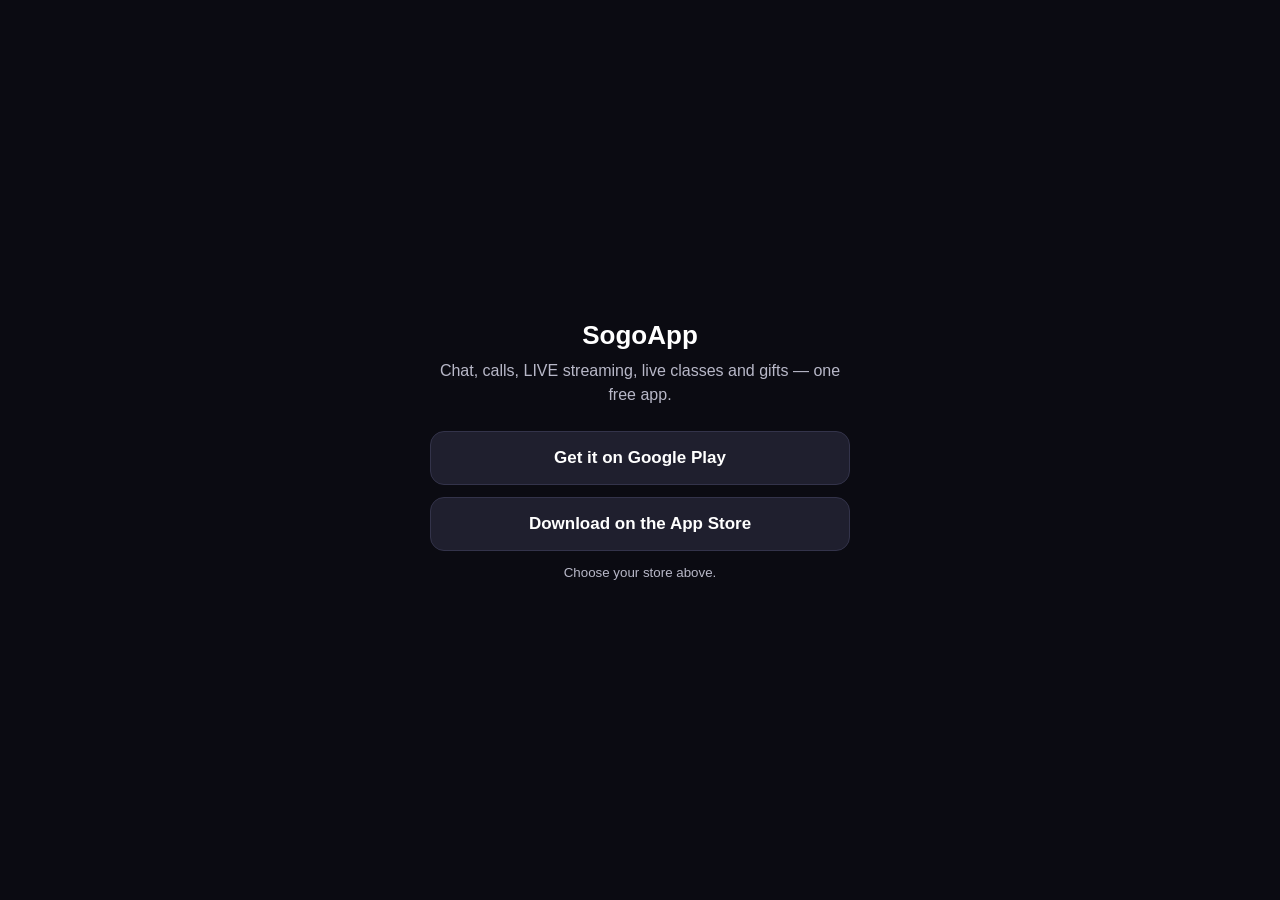
<file: get/index.html>
<!doctype html>
<html lang="en">
<head>
<meta charset="utf-8">
<meta name="viewport" content="width=device-width,initial-scale=1">
<title>Get SogoApp — Chat, Go Live & Earn</title>
<meta name="description" content="Download SogoApp free on Android and iPhone. Chat, calls, LIVE streaming, live classes and gifts in one app.">
<meta property="og:title" content="Get SogoApp">
<meta property="og:description" content="Chat, calls, LIVE, training and gifts — one free app.">
<meta property="og:image" content="https://app.sogoapps.com/assets/icon.png">
<style>
  :root { --bg:#0b0b12; --fg:#fff; --mut:#b8b8c8; --btn:#1f1f2e; }
  body { margin:0; min-height:100vh; display:flex; align-items:center; justify-content:center;
         background:var(--bg); color:var(--fg); font-family:-apple-system,BlinkMacSystemFont,"Segoe UI",Roboto,sans-serif; }
  main { max-width:420px; padding:32px 16px; text-align:center; }
  h1 { font-size:26px; margin:0 0 8px; }
  p { color:var(--mut); margin:0 0 24px; line-height:1.5; }
  a.store { display:block; margin:12px 0; padding:16px; border-radius:14px; background:var(--btn);
            color:var(--fg); text-decoration:none; font-weight:600; font-size:17px; border:1px solid #33334a; }
  small { color:var(--mut); }
</style>
</head>
<body>
<main>
  <h1>SogoApp</h1>
  <p>Chat, calls, LIVE streaming, live classes and gifts — one free app.</p>
  <a class="store" id="play" href="https://play.google.com/store/apps/details?id=com.org.sogo">Get it on Google Play</a>
  <a class="store" id="ios" href="https://apps.apple.com/app/id6760476602">Download on the App Store</a>
  <small id="msg">Opening your app store…</small>
</main>
<script>
(function () {
  // Ad links arrive as /get/?c=<campaign>&a=<ad>. Android gets a Play link whose install
  // referrer carries the same tags, so Play Console attributes installs per campaign.
  var q = new URLSearchParams(location.search);
  var clean = function (v) { return (v || "").replace(/[^A-Za-z0-9_-]/g, "").slice(0, 40); };
  var c = clean(q.get("c")) || "direct", a = clean(q.get("a")) || "none";
  var src = clean(q.get("s")) || "meta";
  var ref = "utm_source=" + src + "&utm_medium=paid&utm_campaign=" + c + "&utm_content=" + a;
  var play = "https://play.google.com/store/apps/details?id=com.org.sogo&referrer=" + encodeURIComponent(ref);
  var ios = "https://apps.apple.com/app/id6760476602?ct=" + encodeURIComponent(c + "-" + a);
  document.getElementById("play").href = play;
  document.getElementById("ios").href = ios;
  var ua = navigator.userAgent || "";
  var target = /android/i.test(ua) ? play : (/iphone|ipad|ipod/i.test(ua) ? ios : null);
  if (target) { setTimeout(function () { location.replace(target); }, 250); }
  else { document.getElementById("msg").textContent = "Choose your store above."; }
})();
</script>
</body>
</html>
</file>
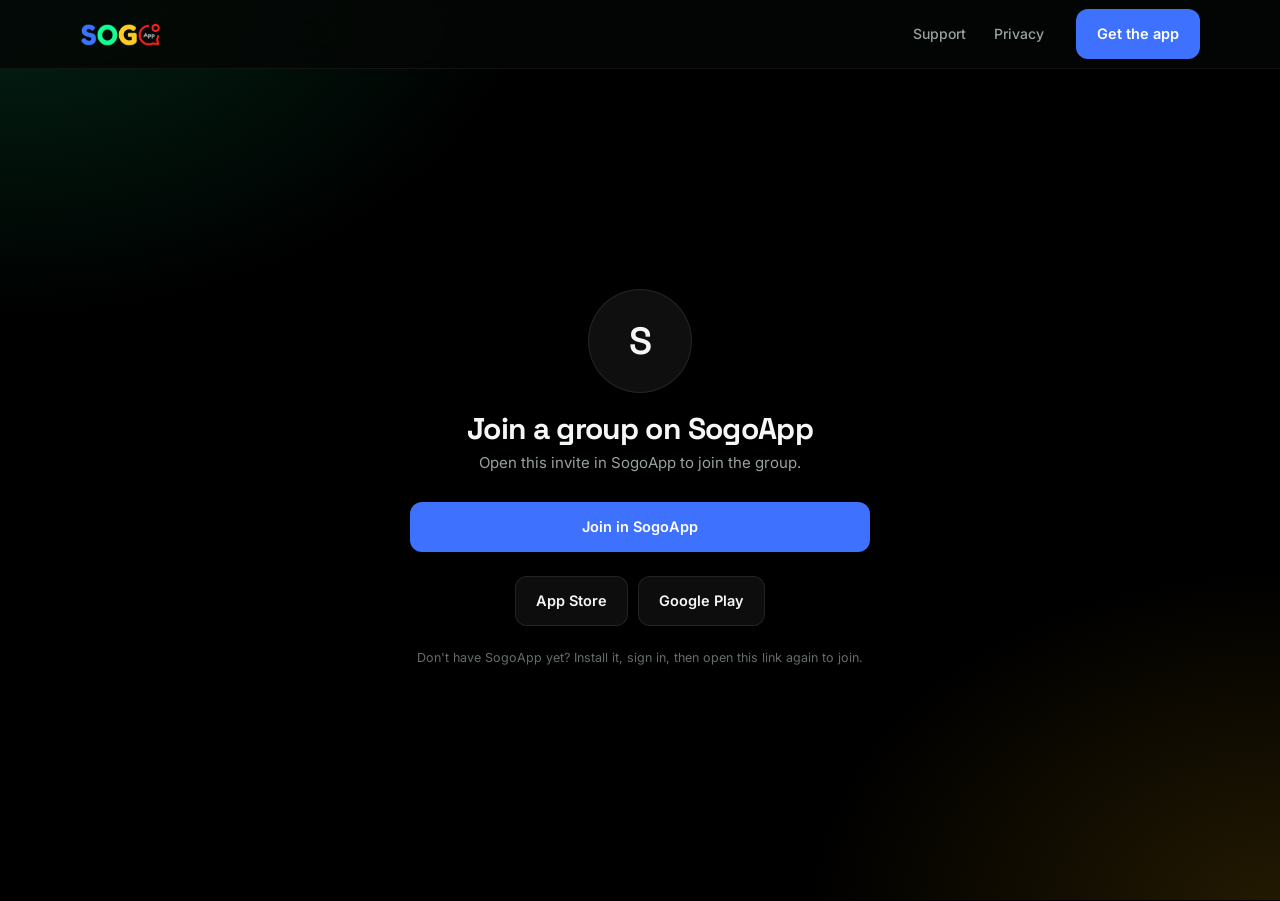
<file: invite/index.html>
<!doctype html>
<html lang="en">
<head>
<meta charset="utf-8">
<meta name="viewport" content="width=device-width,initial-scale=1">
<title>Join a group on SogoApp</title>
<meta name="description" content="Join this group on SogoApp — free on iOS and Android.">
<meta name="theme-color" content="#000000">
<meta name="robots" content="noindex">
<link rel="icon" href="/assets/icon.png"><link rel="apple-touch-icon" href="/assets/icon.png">
<meta property="og:title" content="Join my group on SogoApp">
<meta property="og:description" content="SogoApp — messaging, calls, group chats and live streaming.">
<meta property="og:type" content="website">
<meta property="og:image" content="https://app.sogoapps.com/assets/shots/chat.jpg">
<link rel="preconnect" href="https://fonts.googleapis.com">
<link rel="preconnect" href="https://fonts.gstatic.com" crossorigin>
<link href="https://fonts.googleapis.com/css2?family=Inter:wght@400;500;600&family=Space+Grotesk:wght@500;600;700&family=JetBrains+Mono:wght@400;500&display=swap" rel="stylesheet">
<link rel="stylesheet" href="/assets/style.css">
<style>
  .lp{min-height:calc(100vh - 68px); display:flex; align-items:center; justify-content:center; padding:40px 0}
  .lp-in{width:min(460px,calc(100% - 48px)); text-align:center}
  .av{width:104px; height:104px; border-radius:50%; margin:0 auto 20px; overflow:hidden;
      display:flex; align-items:center; justify-content:center; background:rgba(255,255,255,.06);
      border:1px solid var(--line); font-family:var(--f-d); font-size:38px; font-weight:600}
  .av img{width:100%; height:100%; object-fit:cover}
  .lp h1{font-size:30px; margin-bottom:6px}
  .lp .handle{font-family:var(--f-m); font-size:13px; color:var(--tx-3); margin:0 0 10px}
  .lp .about{color:var(--tx-2); font-size:15px; margin:0 0 4px}
  .acts{display:flex; flex-direction:column; gap:10px; margin-top:26px}
  .acts .btn{justify-content:center}
  .stores{display:flex; gap:10px; justify-content:center; flex-wrap:wrap; margin-top:14px}
  .tiny{color:var(--tx-3); font-size:12.5px; margin-top:22px}
</style>
</head>
<body>
<div class="room"></div>

<header class="nav">
  <div class="wrap nav-in">
    <a class="brand" href="/" aria-label="SogoApp"><img src="/assets/wordmark.png" alt="SogoApp"></a>
    <nav class="nav-links"><a href="/support">Support</a><a href="/privacy-policy">Privacy</a></nav>
    <a class="btn btn-p" href="/#get">Get the app</a>
  </div>
</header>

<main class="lp">
  <div class="lp-in">
    <div class="av"><img id="avatarImg" alt="" style="display:none"><span id="avatarText">S</span></div>

    <!-- Default content: correct even if the network call never returns. -->
    <div id="generic">
      <h1>Join a group on SogoApp</h1>
      <p class="about">Open this invite in SogoApp to join the group.</p>
    </div>

    <div id="card" style="display:none">
      <h1 id="name">SogoApp</h1>
      <p class="handle" id="handle" style="display:none"></p>
      <p class="about" id="about" style="display:none"></p>
    </div>

    <div id="missing" style="display:none">
      <h1>Open in SogoApp</h1>
      <p class="about">This invite link is incomplete. Ask for a fresh link from the group.</p>
    </div>

    <div class="acts">
      <a class="btn btn-p" id="open" href="#">Join in SogoApp</a>
      <div class="stores">
        <a class="btn btn-g" href="https://apps.apple.com/app/id6760476602">App Store</a>
        <a class="btn btn-g" href="https://play.google.com/store/apps/details?id=com.org.sogo">Google Play</a>
      </div>
    </div>

    <p class="tiny">Don't have SogoApp yet? Install it, sign in, then open this link again to join.</p>
  </div>
</main>

<script src="/assets/deeplink.js"></script>
<script>SogoLink.invite();</script>
</body>
</html>
</file>
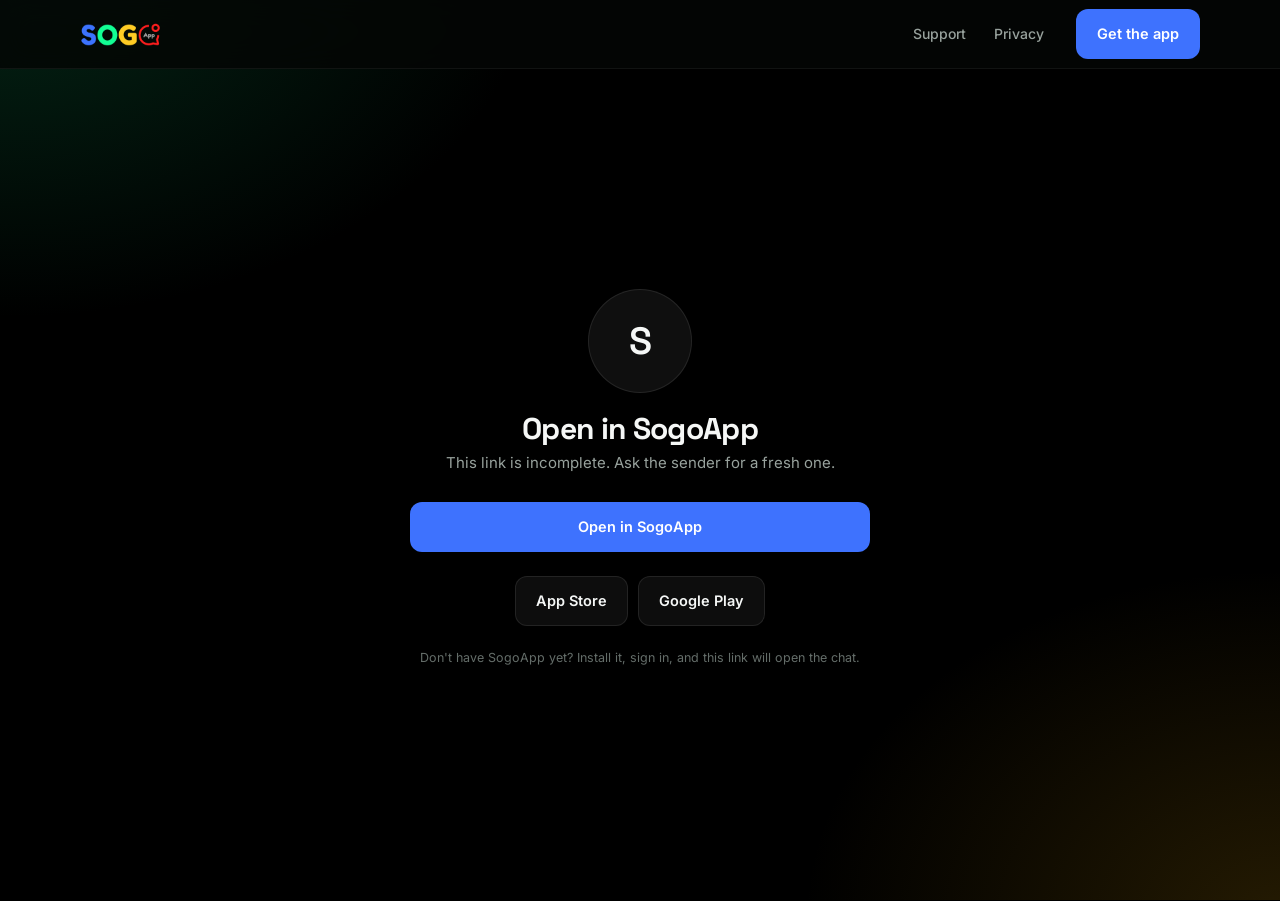
<file: open/index.html>
<!doctype html>
<html lang="en">
<head>
<meta charset="utf-8">
<meta name="viewport" content="width=device-width,initial-scale=1">
<title>Open in SogoApp</title>
<meta name="description" content="Message this person on SogoApp — free on iOS and Android.">
<meta name="theme-color" content="#000000">
<meta name="robots" content="noindex">
<link rel="icon" href="/assets/icon.png"><link rel="apple-touch-icon" href="/assets/icon.png">
<meta property="og:title" content="Message me on SogoApp">
<meta property="og:description" content="SogoApp — messaging, calls, group chats and live streaming.">
<meta property="og:type" content="website">
<meta property="og:image" content="https://app.sogoapps.com/assets/shots/chat.jpg">
<link rel="preconnect" href="https://fonts.googleapis.com">
<link rel="preconnect" href="https://fonts.gstatic.com" crossorigin>
<link href="https://fonts.googleapis.com/css2?family=Inter:wght@400;500;600&family=Space+Grotesk:wght@500;600;700&family=JetBrains+Mono:wght@400;500&display=swap" rel="stylesheet">
<link rel="stylesheet" href="/assets/style.css">
<style>
  .lp{min-height:calc(100vh - 68px); display:flex; align-items:center; justify-content:center; padding:40px 0}
  .lp-in{width:min(460px,calc(100% - 48px)); text-align:center}
  .av{width:104px; height:104px; border-radius:50%; margin:0 auto 20px; overflow:hidden;
      display:flex; align-items:center; justify-content:center; background:rgba(255,255,255,.06);
      border:1px solid var(--line); font-family:var(--f-d); font-size:38px; font-weight:600}
  .av img{width:100%; height:100%; object-fit:cover}
  .lp h1{font-size:30px; margin-bottom:6px}
  .lp .handle{font-family:var(--f-m); font-size:13px; color:var(--tx-3); margin:0 0 10px}
  .lp .about{color:var(--tx-2); font-size:15px; margin:0 0 4px}
  .acts{display:flex; flex-direction:column; gap:10px; margin-top:26px}
  .acts .btn{justify-content:center}
  .stores{display:flex; gap:10px; justify-content:center; flex-wrap:wrap; margin-top:14px}
  .tiny{color:var(--tx-3); font-size:12.5px; margin-top:22px}
</style>
</head>
<body>
<div class="room"></div>

<header class="nav">
  <div class="wrap nav-in">
    <a class="brand" href="/" aria-label="SogoApp"><img src="/assets/wordmark.png" alt="SogoApp"></a>
    <nav class="nav-links"><a href="/support">Support</a><a href="/privacy-policy">Privacy</a></nav>
    <a class="btn btn-p" href="/#get">Get the app</a>
  </div>
</header>

<main class="lp">
  <div class="lp-in">
    <div class="av"><img id="avatarImg" alt="" style="display:none"><span id="avatarText">S</span></div>

    <!-- Default content: correct even if the network call never returns. -->
    <div id="generic">
      <h1>Open in SogoApp</h1>
      <p class="about">This link opens in the SogoApp app.</p>
    </div>

    <div id="card" style="display:none">
      <h1 id="name">SogoApp</h1>
      <p class="handle" id="handle" style="display:none"></p>
      <p class="about" id="about" style="display:none"></p>
    </div>

    <div id="missing" style="display:none">
      <h1>Open in SogoApp</h1>
      <p class="about">This link is incomplete. Ask the sender for a fresh one.</p>
    </div>

    <div class="acts">
      <a class="btn btn-p" id="open" href="#">Open in SogoApp</a>
      <div class="stores">
        <a class="btn btn-g" href="https://apps.apple.com/app/id6760476602">App Store</a>
        <a class="btn btn-g" href="https://play.google.com/store/apps/details?id=com.org.sogo">Google Play</a>
      </div>
    </div>

    <p class="tiny">Don't have SogoApp yet? Install it, sign in, and this link will open the chat.</p>
  </div>
</main>

<script src="/assets/deeplink.js"></script>
<script>
  // Generic opener for link kinds that have no page of their own yet (qr, call).
  // The kind rides in ?k= so one page serves all of them.
  (function () {
    var q = new URLSearchParams(location.search);
    var kind = (q.get("k") || "").replace(/[^a-z]/g, "") || "u";
    var id = SogoLink.readTarget(kind);
    var btn = document.getElementById("open");
    if (!id) { document.getElementById("generic").style.display = "none";
               document.getElementById("missing").style.display = ""; }
    btn.addEventListener("click", function (e) { e.preventDefault(); SogoLink.openInApp(kind, id); });
  })();
</script>
</body>
</html>
</file>
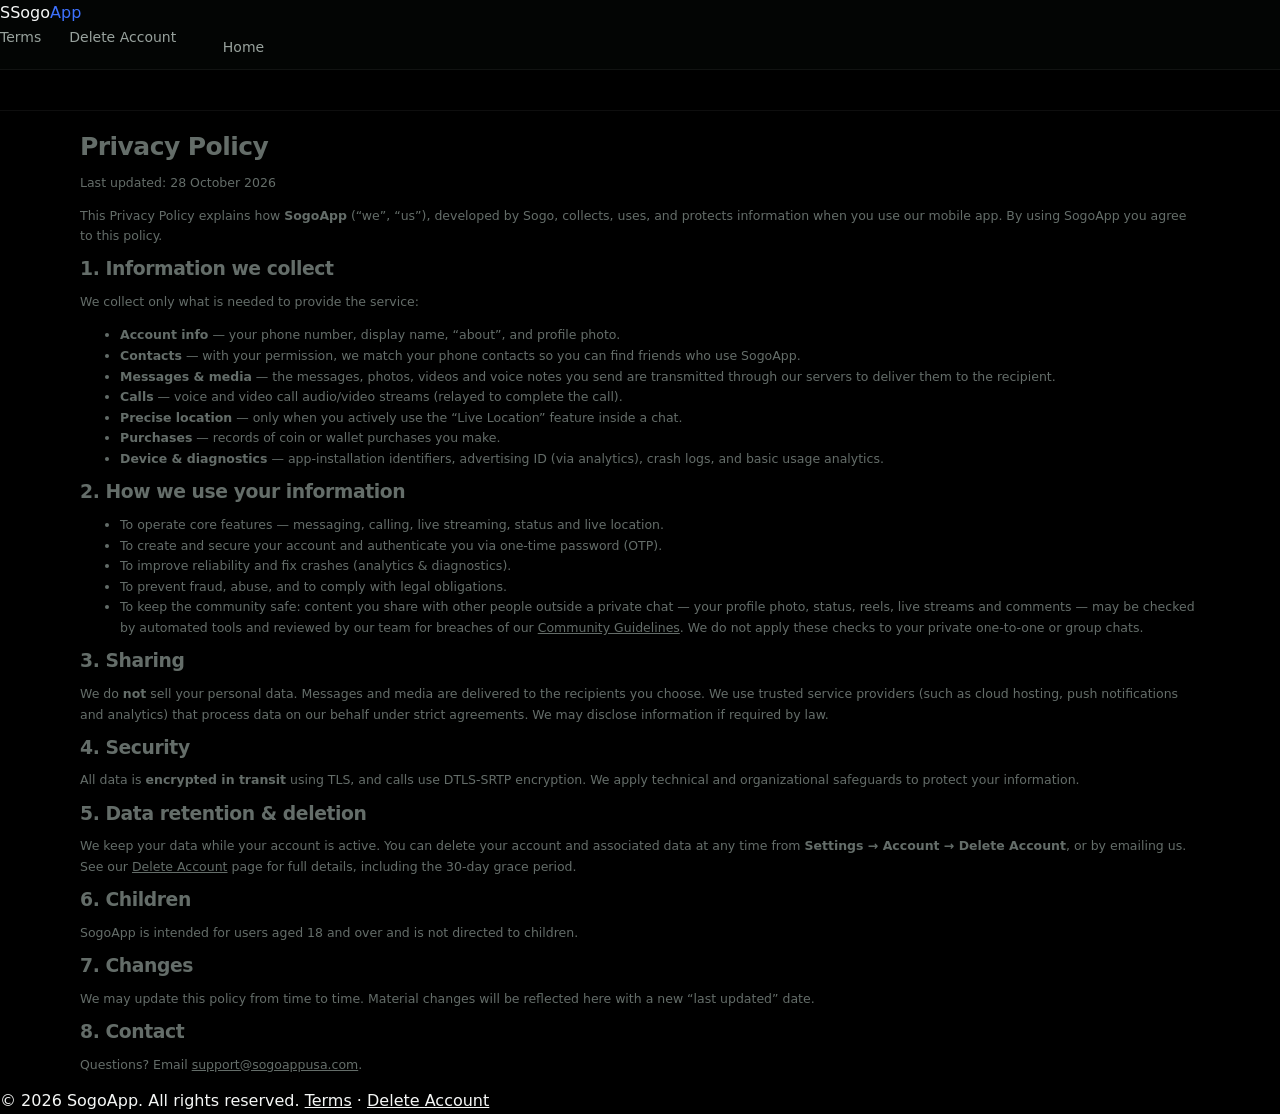
<file: privacy-policy/index.html>
<!DOCTYPE html>
<html lang="en">
<head>
  <meta charset="utf-8" />
  <meta name="viewport" content="width=device-width, initial-scale=1" />
  <title>Privacy Policy — SogoApp</title>
  <meta name="description" content="How SogoApp collects, uses and protects your data." />
  <link rel="icon" href="data:image/svg+xml,%3Csvg xmlns='http://www.w3.org/2000/svg' viewBox='0 0 100 100'%3E%3Crect width='100' height='100' rx='24' fill='%233E72FE'/%3E%3Ctext x='50' y='68' font-size='58' font-family='Arial' font-weight='bold' fill='white' text-anchor='middle'%3ES%3C/text%3E%3C/svg%3E" />
  <link rel="stylesheet" href="../assets/style.css" />
</head>
<body>

  <header class="nav">
    <div class="container nav-inner">
      <a href="../index.html" class="brand"><span class="mark">S</span> Sogo<span style="color:var(--blue)">App</span></a>
      <nav class="nav-links">
        <a href="../terms-of-service" class="hide-sm">Terms</a>
        <a href="../delete-account" class="hide-sm">Delete Account</a>
        <a href="../index.html" class="btn btn-ghost" style="padding:.55rem 1.1rem">Home</a>
      </nav>
    </div>
  </header>

  <main class="legal">
    <div class="container wrap">
      <h1>Privacy Policy</h1>
      <p class="updated">Last updated: 28 October 2026</p>

      <p>This Privacy Policy explains how <strong>SogoApp</strong> (“we”, “us”), developed by Sogo, collects, uses, and protects information when you use our mobile app. By using SogoApp you agree to this policy.</p>

      <h2>1. Information we collect</h2>
      <p>We collect only what is needed to provide the service:</p>
      <ul>
        <li><strong>Account info</strong> — your phone number, display name, “about”, and profile photo.</li>
        <li><strong>Contacts</strong> — with your permission, we match your phone contacts so you can find friends who use SogoApp.</li>
        <li><strong>Messages &amp; media</strong> — the messages, photos, videos and voice notes you send are transmitted through our servers to deliver them to the recipient.</li>
        <li><strong>Calls</strong> — voice and video call audio/video streams (relayed to complete the call).</li>
        <li><strong>Precise location</strong> — only when you actively use the “Live Location” feature inside a chat.</li>
        <li><strong>Purchases</strong> — records of coin or wallet purchases you make.</li>
        <li><strong>Device &amp; diagnostics</strong> — app-installation identifiers, advertising ID (via analytics), crash logs, and basic usage analytics.</li>
      </ul>

      <h2>2. How we use your information</h2>
      <ul>
        <li>To operate core features — messaging, calling, live streaming, status and live location.</li>
        <li>To create and secure your account and authenticate you via one-time password (OTP).</li>
        <li>To improve reliability and fix crashes (analytics &amp; diagnostics).</li>
        <li>To prevent fraud, abuse, and to comply with legal obligations.</li>
        <li>To keep the community safe: content you share with other people outside a private chat — your profile photo, status, reels, live streams and comments — may be checked by automated tools and reviewed by our team for breaches of our <a href="../community-guidelines">Community Guidelines</a>. We do not apply these checks to your private one-to-one or group chats.</li>
      </ul>

      <h2>3. Sharing</h2>
      <p>We do <strong>not</strong> sell your personal data. Messages and media are delivered to the recipients you choose. We use trusted service providers (such as cloud hosting, push notifications and analytics) that process data on our behalf under strict agreements. We may disclose information if required by law.</p>

      <h2>4. Security</h2>
      <p>All data is <strong>encrypted in transit</strong> using TLS, and calls use DTLS-SRTP encryption. We apply technical and organizational safeguards to protect your information.</p>

      <h2>5. Data retention &amp; deletion</h2>
      <p>We keep your data while your account is active. You can delete your account and associated data at any time from <strong>Settings → Account → Delete Account</strong>, or by emailing us. See our <a href="../delete-account">Delete Account</a> page for full details, including the 30-day grace period.</p>

      <h2>6. Children</h2>
      <p>SogoApp is intended for users aged 18 and over and is not directed to children.</p>

      <h2>7. Changes</h2>
      <p>We may update this policy from time to time. Material changes will be reflected here with a new “last updated” date.</p>

      <h2>8. Contact</h2>
      <p>Questions? Email <a href="mailto:support@sogoappusa.com">support@sogoappusa.com</a>.</p>
    </div>
  </main>

  <footer class="footer">
    <div class="container">
      <div class="footer-bottom" style="border:0; margin:0; padding:0;">
        <span>© 2026 SogoApp. All rights reserved.</span>
        <span><a href="../terms-of-service">Terms</a> · <a href="../delete-account">Delete Account</a></span>
      </div>
    </div>
  </footer>

</body>
</html>
</file>
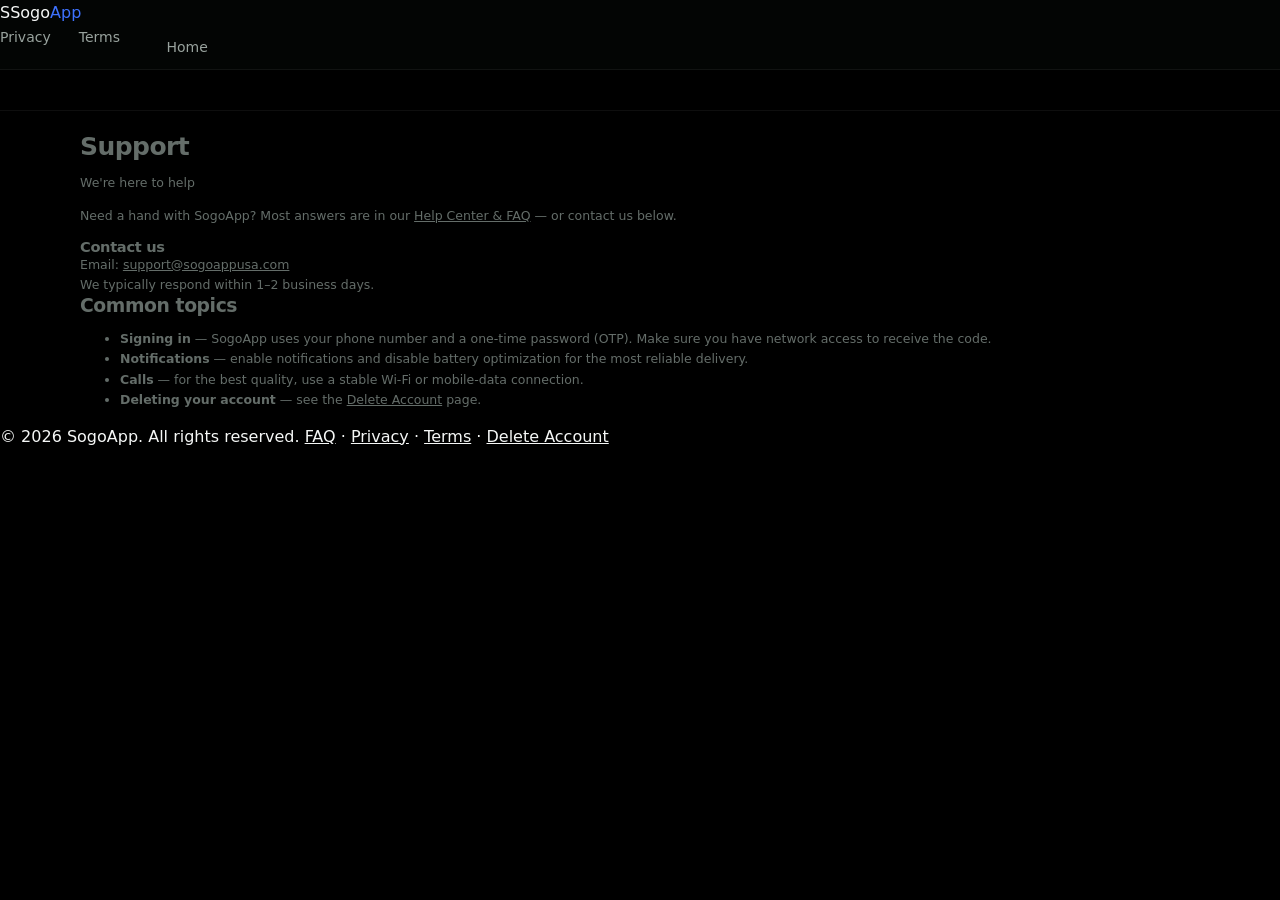
<file: support/index.html>
<!DOCTYPE html>
<html lang="en">
<head>
  <meta charset="utf-8" />
  <meta name="viewport" content="width=device-width, initial-scale=1" />
  <title>Support — SogoApp</title>
  <meta name="description" content="Get help with SogoApp." />
  <link rel="icon" href="data:image/svg+xml,%3Csvg xmlns='http://www.w3.org/2000/svg' viewBox='0 0 100 100'%3E%3Crect width='100' height='100' rx='24' fill='%233E72FE'/%3E%3Ctext x='50' y='68' font-size='58' font-family='Arial' font-weight='bold' fill='white' text-anchor='middle'%3ES%3C/text%3E%3C/svg%3E" />
  <link rel="stylesheet" href="../assets/style.css" />
</head>
<body>

  <header class="nav">
    <div class="container nav-inner">
      <a href="../index.html" class="brand"><span class="mark">S</span> Sogo<span style="color:var(--blue)">App</span></a>
      <nav class="nav-links">
        <a href="../privacy-policy" class="hide-sm">Privacy</a>
        <a href="../terms-of-service" class="hide-sm">Terms</a>
        <a href="../index.html" class="btn btn-ghost" style="padding:.55rem 1.1rem">Home</a>
      </nav>
    </div>
  </header>

  <main class="legal">
    <div class="container wrap">
      <h1>Support</h1>
      <p class="updated">We're here to help</p>

      <p>Need a hand with SogoApp? Most answers are in our <a href="../faq/">Help Center &amp; FAQ</a> — or contact us below.</p>

      <div class="callout">
        <h3 style="margin-top:0">Contact us</h3>
        <p style="margin:0">Email: <a href="mailto:support@sogoappusa.com">support@sogoappusa.com</a><br>
        We typically respond within 1–2 business days.</p>
      </div>

      <h2>Common topics</h2>
      <ul>
        <li><strong>Signing in</strong> — SogoApp uses your phone number and a one-time password (OTP). Make sure you have network access to receive the code.</li>
        <li><strong>Notifications</strong> — enable notifications and disable battery optimization for the most reliable delivery.</li>
        <li><strong>Calls</strong> — for the best quality, use a stable Wi-Fi or mobile-data connection.</li>
        <li><strong>Deleting your account</strong> — see the <a href="../delete-account">Delete Account</a> page.</li>
      </ul>
    </div>
  </main>

  <footer class="footer">
    <div class="container">
      <div class="footer-bottom" style="border:0; margin:0; padding:0;">
        <span>© 2026 SogoApp. All rights reserved.</span>
        <span><a href="../faq/">FAQ</a> · <a href="../privacy-policy">Privacy</a> · <a href="../terms-of-service">Terms</a> · <a href="../delete-account">Delete Account</a></span>
      </div>
    </div>
  </footer>

</body>
</html>
</file>
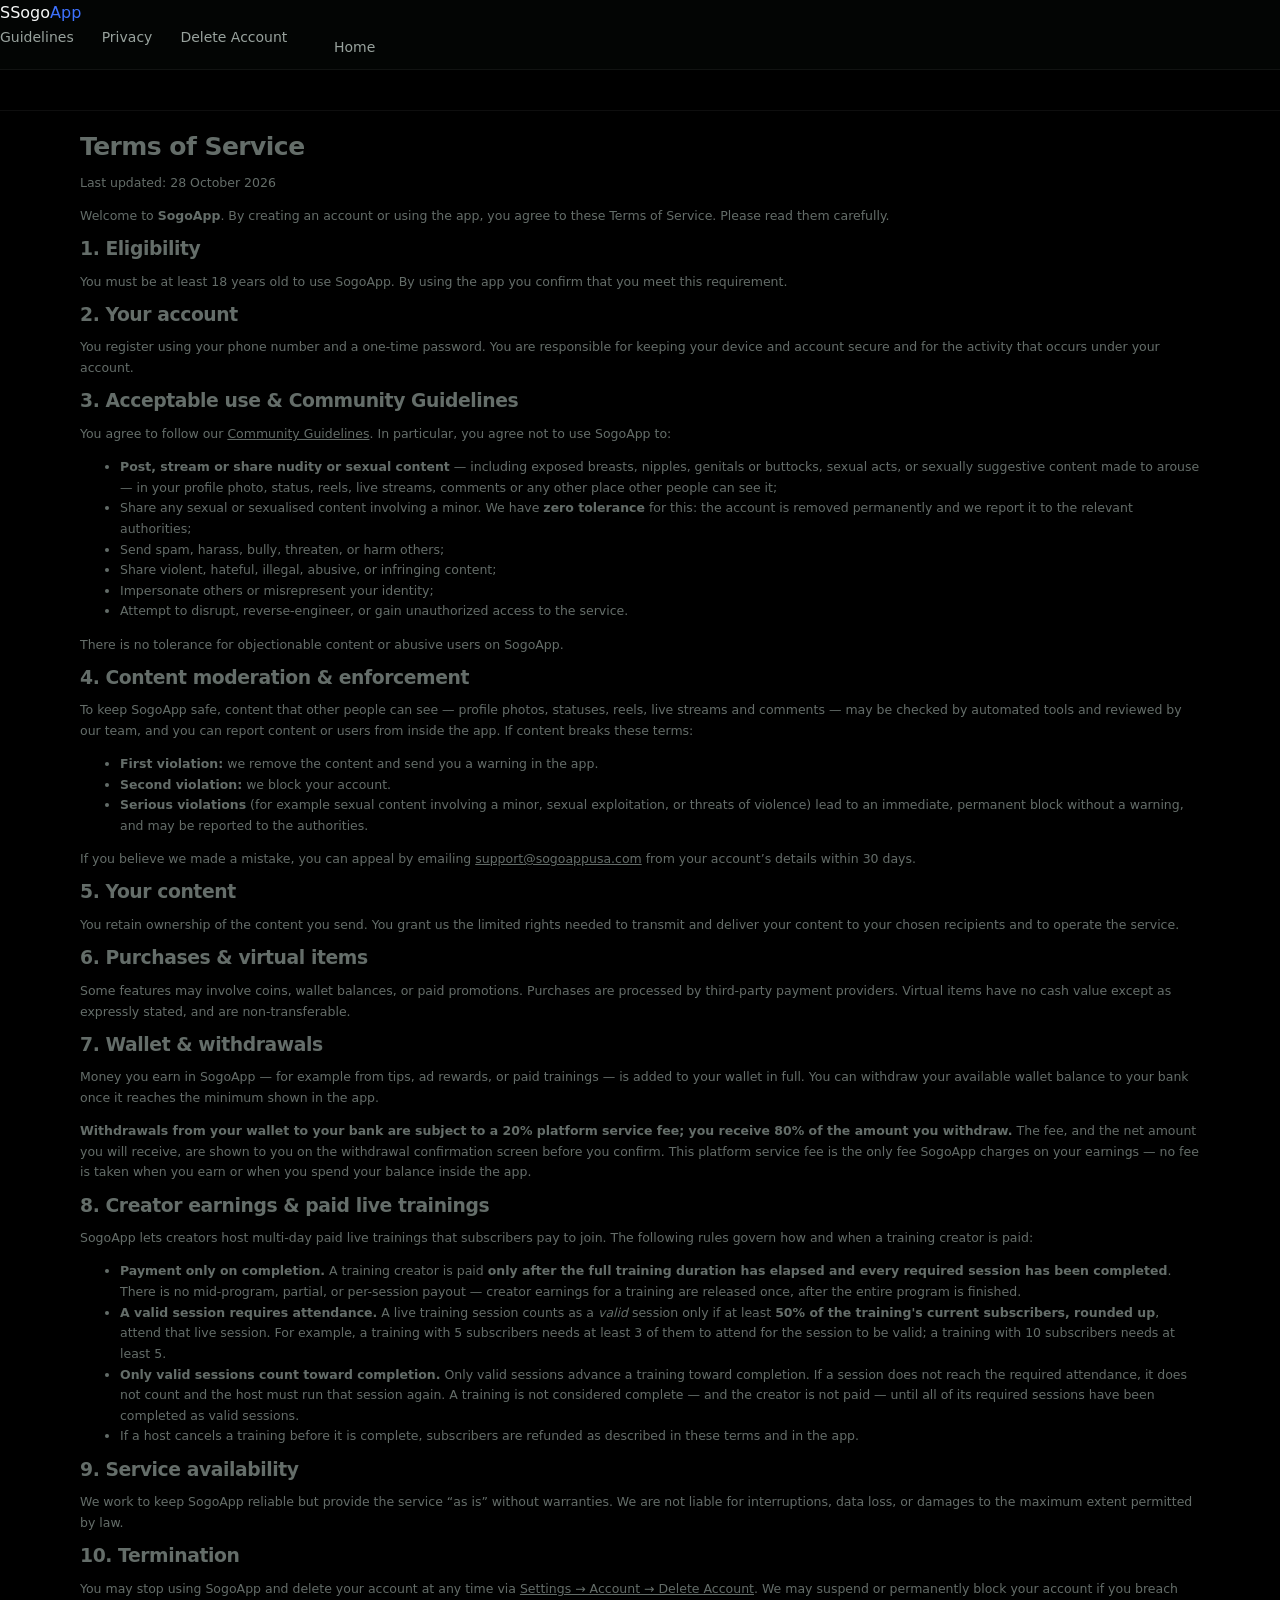
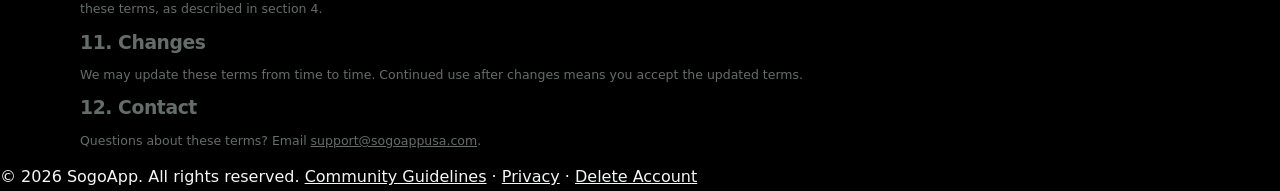
<file: terms-of-service/index.html>
<!DOCTYPE html>
<html lang="en">
<head>
  <meta charset="utf-8" />
  <meta name="viewport" content="width=device-width, initial-scale=1" />
  <title>Terms of Service — SogoApp</title>
  <meta name="description" content="The terms that govern your use of SogoApp." />
  <link rel="icon" href="data:image/svg+xml,%3Csvg xmlns='http://www.w3.org/2000/svg' viewBox='0 0 100 100'%3E%3Crect width='100' height='100' rx='24' fill='%233E72FE'/%3E%3Ctext x='50' y='68' font-size='58' font-family='Arial' font-weight='bold' fill='white' text-anchor='middle'%3ES%3C/text%3E%3C/svg%3E" />
  <link rel="stylesheet" href="../assets/style.css" />
</head>
<body>

  <header class="nav">
    <div class="container nav-inner">
      <a href="../index.html" class="brand"><span class="mark">S</span> Sogo<span style="color:var(--blue)">App</span></a>
      <nav class="nav-links">
        <a href="../community-guidelines" class="hide-sm">Guidelines</a>
        <a href="../privacy-policy" class="hide-sm">Privacy</a>
        <a href="../delete-account" class="hide-sm">Delete Account</a>
        <a href="../index.html" class="btn btn-ghost" style="padding:.55rem 1.1rem">Home</a>
      </nav>
    </div>
  </header>

  <main class="legal">
    <div class="container wrap">
      <h1>Terms of Service</h1>
      <p class="updated">Last updated: 28 October 2026</p>

      <p>Welcome to <strong>SogoApp</strong>. By creating an account or using the app, you agree to these Terms of Service. Please read them carefully.</p>

      <h2>1. Eligibility</h2>
      <p>You must be at least 18 years old to use SogoApp. By using the app you confirm that you meet this requirement.</p>

      <h2>2. Your account</h2>
      <p>You register using your phone number and a one-time password. You are responsible for keeping your device and account secure and for the activity that occurs under your account.</p>

      <h2>3. Acceptable use &amp; Community Guidelines</h2>
      <p>You agree to follow our <a href="../community-guidelines">Community Guidelines</a>. In particular, you agree not to use SogoApp to:</p>
      <ul>
        <li><strong>Post, stream or share nudity or sexual content</strong> — including exposed breasts, nipples, genitals or buttocks, sexual acts, or sexually suggestive content made to arouse — in your profile photo, status, reels, live streams, comments or any other place other people can see it;</li>
        <li>Share any sexual or sexualised content involving a minor. We have <strong>zero tolerance</strong> for this: the account is removed permanently and we report it to the relevant authorities;</li>
        <li>Send spam, harass, bully, threaten, or harm others;</li>
        <li>Share violent, hateful, illegal, abusive, or infringing content;</li>
        <li>Impersonate others or misrepresent your identity;</li>
        <li>Attempt to disrupt, reverse-engineer, or gain unauthorized access to the service.</li>
      </ul>
      <p>There is no tolerance for objectionable content or abusive users on SogoApp.</p>

      <h2>4. Content moderation &amp; enforcement</h2>
      <p>To keep SogoApp safe, content that other people can see — profile photos, statuses, reels, live streams and comments — may be checked by automated tools and reviewed by our team, and you can report content or users from inside the app. If content breaks these terms:</p>
      <ul>
        <li><strong>First violation:</strong> we remove the content and send you a warning in the app.</li>
        <li><strong>Second violation:</strong> we block your account.</li>
        <li><strong>Serious violations</strong> (for example sexual content involving a minor, sexual exploitation, or threats of violence) lead to an immediate, permanent block without a warning, and may be reported to the authorities.</li>
      </ul>
      <p>If you believe we made a mistake, you can appeal by emailing <a href="mailto:support@sogoappusa.com">support@sogoappusa.com</a> from your account’s details within 30 days.</p>

      <h2>5. Your content</h2>
      <p>You retain ownership of the content you send. You grant us the limited rights needed to transmit and deliver your content to your chosen recipients and to operate the service.</p>

      <h2>6. Purchases &amp; virtual items</h2>
      <p>Some features may involve coins, wallet balances, or paid promotions. Purchases are processed by third-party payment providers. Virtual items have no cash value except as expressly stated, and are non-transferable.</p>

      <h2>7. Wallet &amp; withdrawals</h2>
      <p>Money you earn in SogoApp — for example from tips, ad rewards, or paid trainings — is added to your wallet in full. You can withdraw your available wallet balance to your bank once it reaches the minimum shown in the app.</p>
      <p><strong>Withdrawals from your wallet to your bank are subject to a 20% platform service fee; you receive 80% of the amount you withdraw.</strong> The fee, and the net amount you will receive, are shown to you on the withdrawal confirmation screen before you confirm. This platform service fee is the only fee SogoApp charges on your earnings — no fee is taken when you earn or when you spend your balance inside the app.</p>

      <h2>8. Creator earnings &amp; paid live trainings</h2>
      <p>SogoApp lets creators host multi-day paid live trainings that subscribers pay to join. The following rules govern how and when a training creator is paid:</p>
      <ul>
        <li><strong>Payment only on completion.</strong> A training creator is paid <strong>only after the full training duration has elapsed and every required session has been completed</strong>. There is no mid-program, partial, or per-session payout — creator earnings for a training are released once, after the entire program is finished.</li>
        <li><strong>A valid session requires attendance.</strong> A live training session counts as a <em>valid</em> session only if at least <strong>50% of the training's current subscribers, rounded up</strong>, attend that live session. For example, a training with 5 subscribers needs at least 3 of them to attend for the session to be valid; a training with 10 subscribers needs at least 5.</li>
        <li><strong>Only valid sessions count toward completion.</strong> Only valid sessions advance a training toward completion. If a session does not reach the required attendance, it does not count and the host must run that session again. A training is not considered complete — and the creator is not paid — until all of its required sessions have been completed as valid sessions.</li>
        <li>If a host cancels a training before it is complete, subscribers are refunded as described in these terms and in the app.</li>
      </ul>

      <h2>9. Service availability</h2>
      <p>We work to keep SogoApp reliable but provide the service “as is” without warranties. We are not liable for interruptions, data loss, or damages to the maximum extent permitted by law.</p>

      <h2>10. Termination</h2>
      <p>You may stop using SogoApp and delete your account at any time via <a href="../delete-account">Settings → Account → Delete Account</a>. We may suspend or permanently block your account if you breach these terms, as described in section 4.</p>

      <h2>11. Changes</h2>
      <p>We may update these terms from time to time. Continued use after changes means you accept the updated terms.</p>

      <h2>12. Contact</h2>
      <p>Questions about these terms? Email <a href="mailto:support@sogoappusa.com">support@sogoappusa.com</a>.</p>
    </div>
  </main>

  <footer class="footer">
    <div class="container">
      <div class="footer-bottom" style="border:0; margin:0; padding:0;">
        <span>© 2026 SogoApp. All rights reserved.</span>
        <span><a href="../community-guidelines">Community Guidelines</a> · <a href="../privacy-policy">Privacy</a> · <a href="../delete-account">Delete Account</a></span>
      </div>
    </div>
  </footer>

</body>
</html>
</file>
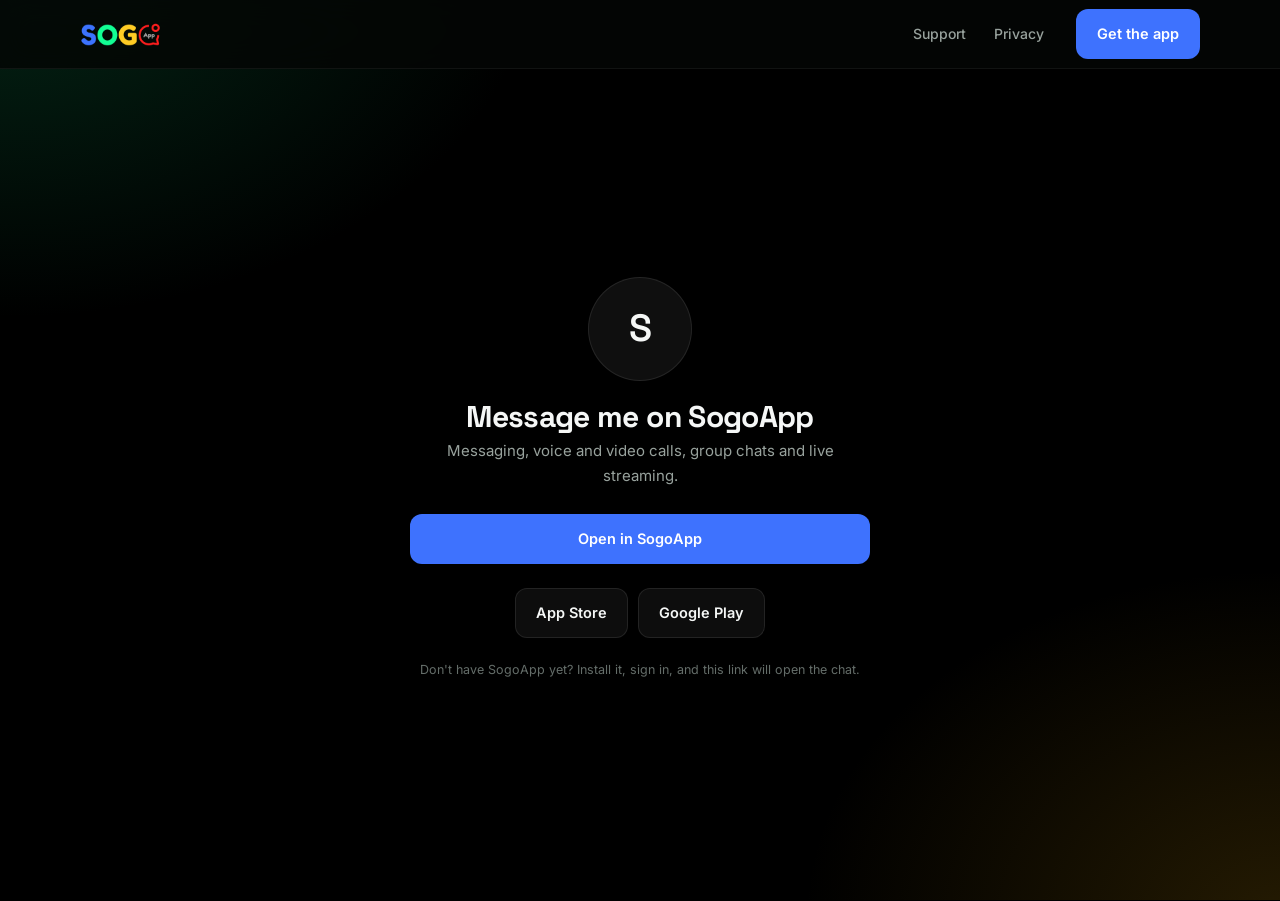
<file: u/index.html>
<!doctype html>
<html lang="en">
<head>
<meta charset="utf-8">
<meta name="viewport" content="width=device-width,initial-scale=1">
<title>Open in SogoApp</title>
<meta name="description" content="Message this person on SogoApp — free on iOS and Android.">
<meta name="theme-color" content="#000000">
<meta name="robots" content="noindex">
<link rel="icon" href="/assets/icon.png"><link rel="apple-touch-icon" href="/assets/icon.png">
<meta property="og:title" content="Message me on SogoApp">
<meta property="og:description" content="SogoApp — messaging, calls, group chats and live streaming.">
<meta property="og:type" content="website">
<meta property="og:image" content="https://app.sogoapps.com/assets/shots/chat.jpg">
<link rel="preconnect" href="https://fonts.googleapis.com">
<link rel="preconnect" href="https://fonts.gstatic.com" crossorigin>
<link href="https://fonts.googleapis.com/css2?family=Inter:wght@400;500;600&family=Space+Grotesk:wght@500;600;700&family=JetBrains+Mono:wght@400;500&display=swap" rel="stylesheet">
<link rel="stylesheet" href="/assets/style.css">
<style>
  .lp{min-height:calc(100vh - 68px); display:flex; align-items:center; justify-content:center; padding:40px 0}
  .lp-in{width:min(460px,calc(100% - 48px)); text-align:center}
  .av{width:104px; height:104px; border-radius:50%; margin:0 auto 20px; overflow:hidden;
      display:flex; align-items:center; justify-content:center; background:rgba(255,255,255,.06);
      border:1px solid var(--line); font-family:var(--f-d); font-size:38px; font-weight:600}
  .av img{width:100%; height:100%; object-fit:cover}
  .lp h1{font-size:30px; margin-bottom:6px}
  .lp .handle{font-family:var(--f-m); font-size:13px; color:var(--tx-3); margin:0 0 10px}
  .lp .about{color:var(--tx-2); font-size:15px; margin:0 0 4px}
  .acts{display:flex; flex-direction:column; gap:10px; margin-top:26px}
  .acts .btn{justify-content:center}
  .stores{display:flex; gap:10px; justify-content:center; flex-wrap:wrap; margin-top:14px}
  .tiny{color:var(--tx-3); font-size:12.5px; margin-top:22px}
</style>
</head>
<body>
<div class="room"></div>

<header class="nav">
  <div class="wrap nav-in">
    <a class="brand" href="/" aria-label="SogoApp"><img src="/assets/wordmark.png" alt="SogoApp"></a>
    <nav class="nav-links"><a href="/support">Support</a><a href="/privacy-policy">Privacy</a></nav>
    <a class="btn btn-p" href="/#get">Get the app</a>
  </div>
</header>

<main class="lp">
  <div class="lp-in">
    <div class="av"><img id="avatarImg" alt="" style="display:none"><span id="avatarText">S</span></div>

    <!-- Default content: correct even if the network call never returns. -->
    <div id="generic">
      <h1>Message me on SogoApp</h1>
      <p class="about">Messaging, voice and video calls, group chats and live streaming.</p>
    </div>

    <div id="card" style="display:none">
      <h1 id="name">SogoApp</h1>
      <p class="handle" id="handle" style="display:none"></p>
      <p class="about" id="about" style="display:none"></p>
    </div>

    <div id="missing" style="display:none">
      <h1>Open in SogoApp</h1>
      <p class="about">This link has no profile in it. Get the app and search for the person instead.</p>
    </div>

    <div class="acts">
      <a class="btn btn-p" id="open" href="#">Open in SogoApp</a>
      <div class="stores">
        <a class="btn btn-g" href="https://apps.apple.com/app/id6760476602">App Store</a>
        <a class="btn btn-g" href="https://play.google.com/store/apps/details?id=com.org.sogo">Google Play</a>
      </div>
    </div>

    <p class="tiny">Don't have SogoApp yet? Install it, sign in, and this link will open the chat.</p>
  </div>
</main>

<script src="/assets/deeplink.js"></script>
<script>SogoLink.profile();</script>
</body>
</html>
</file>
<file: assets/style.css>
/* ==========================================================================
   SogoApp — app.sogoapps.com
   Dark, high-contrast, built on an 8px rhythm. Device frames are drawn in CSS
   around screen-only crops, so there is no pasted-image edge and all six shots
   sit at identical size.
   ========================================================================== */

:root{
  --bg:#000;  --bg-1:#080A09;  --bg-2:#0D110F;
  --line:rgba(255,255,255,.09);
  --line-2:rgba(255,255,255,.055);
  --tx:#F5F7F6;  --tx-2:#98A29D;  --tx-3:#646D69;

  --gold:#FFC72C;  --green:#19E081;  --blue:#3E72FE;  --red:#FF453A;

  --w:1120px;
  --f-d:"Space Grotesk",ui-sans-serif,system-ui,sans-serif;
  --f-b:"Inter",ui-sans-serif,system-ui,-apple-system,sans-serif;
  --f-m:"JetBrains Mono",ui-monospace,SFMono-Regular,Menlo,monospace;
}
*,*::before,*::after{box-sizing:border-box}
html{scroll-behavior:smooth; -webkit-text-size-adjust:100%}
@media (prefers-reduced-motion:reduce){html{scroll-behavior:auto}}
body{margin:0; background:var(--bg); color:var(--tx); font-family:var(--f-b);
  font-size:16px; line-height:1.65; -webkit-font-smoothing:antialiased; overflow-x:hidden}
img{max-width:100%; display:block}
a{color:inherit}

/* Ambient light — the same green/amber cast as the store creatives. */
.room{position:fixed; inset:0; z-index:-2; pointer-events:none;
  background:
    radial-gradient(900px 620px at 0% -6%,   rgba(8,86,50,.46), transparent 60%),
    radial-gradient(820px 600px at 100% 102%, rgba(140,102,8,.26), transparent 58%),
    #000}

.wrap{width:min(var(--w),calc(100% - 48px)); margin-inline:auto}

/* ── Type scale ─────────────────────────────────────────────────────────── */
h1,h2,h3{font-family:var(--f-d); margin:0; letter-spacing:-.022em; line-height:1.08}
.lbl{font-family:var(--f-m); font-size:11px; letter-spacing:.2em; text-transform:uppercase;
  color:var(--tx-3); margin:0 0 18px}
.h2{font-size:clamp(30px,4vw,46px); font-weight:700}
.h3{font-size:20px; font-weight:600; letter-spacing:-.01em}
.p{color:var(--tx-2); font-size:16.5px; margin:16px 0 0; max-width:56ch}

/* ── Nav — opaque from the start. A transparent nav over a scrolling page
      collides with the content underneath, which is exactly what it did. ── */
.nav{position:sticky; top:0; z-index:60; background:rgba(4,6,5,.86);
  backdrop-filter:blur(16px) saturate(160%); -webkit-backdrop-filter:blur(16px) saturate(160%);
  border-bottom:1px solid var(--line-2)}
.nav-in{display:flex; align-items:center; gap:32px; height:68px}
.brand{display:flex; align-items:center; margin-right:auto; text-decoration:none}
.brand img{height:24px; width:auto}
.nav-links{display:flex; gap:28px}
.nav-links a{color:var(--tx-2); text-decoration:none; font-size:14px; font-weight:500}
.nav-links a:hover{color:var(--tx)}

/* ── Buttons ────────────────────────────────────────────────────────────── */
.btn{display:inline-flex; align-items:center; gap:10px; text-decoration:none; font-weight:600;
  font-size:14.5px; padding:12px 20px; border-radius:12px; border:1px solid transparent;
  transition:transform .15s ease, background .2s, border-color .2s; white-space:nowrap}
.btn:hover{transform:translateY(-1px)}
.btn-p{background:var(--blue); color:#fff}
.btn-p:hover{background:#5583ff}
.btn-g{background:rgba(255,255,255,.05); color:var(--tx); border-color:var(--line)}
.btn-g:hover{background:rgba(255,255,255,.1)}
.btn svg{width:18px; height:18px; flex:none}
.btn .st{display:flex; flex-direction:column; align-items:flex-start; line-height:1.2}
.btn .st small{font-size:10px; font-weight:500; opacity:.65; letter-spacing:.05em; text-transform:uppercase}

/* ── Phone frame — CSS, not part of the image ───────────────────────────── */
.phone{width:100%; max-width:276px; margin-inline:auto; padding:9px; border-radius:42px;
  background:linear-gradient(160deg,#333836,#0b0d0c 42%,#161918);
  box-shadow:0 0 0 1px rgba(255,255,255,.07), 0 44px 90px -34px rgba(0,0,0,.95),
             0 0 70px -22px rgba(25,224,129,.20);
  position:relative}
.phone::before{content:""; position:absolute; top:19px; left:50%; transform:translateX(-50%);
  width:56px; height:5px; border-radius:99px; background:rgba(0,0,0,.75); z-index:2}
.phone img{border-radius:34px; width:100%; height:auto}
.phone[data-tint="gold"]{box-shadow:0 0 0 1px rgba(255,255,255,.07),0 44px 90px -34px rgba(0,0,0,.95),0 0 70px -22px rgba(255,199,44,.22)}
.phone[data-tint="blue"]{box-shadow:0 0 0 1px rgba(255,255,255,.07),0 44px 90px -34px rgba(0,0,0,.95),0 0 70px -22px rgba(62,114,254,.24)}
.phone[data-tint="red"] {box-shadow:0 0 0 1px rgba(255,255,255,.07),0 44px 90px -34px rgba(0,0,0,.95),0 0 70px -22px rgba(255,69,58,.20)}

/* ── Hero ───────────────────────────────────────────────────────────────── */
.hero{padding:72px 0 64px}
.hero-in{display:grid; grid-template-columns:1.05fr .95fr; gap:56px; align-items:center}
.h1{font-size:clamp(40px,5.6vw,66px); font-weight:700}
.h1 .a{color:var(--green)} .h1 .b{color:var(--gold)}
.hero .p{font-size:17.5px; max-width:44ch}
.cta{display:flex; gap:12px; margin-top:30px; flex-wrap:wrap}
.stats{display:flex; gap:34px; margin-top:38px; padding-top:26px; border-top:1px solid var(--line-2); flex-wrap:wrap}
.stat b{display:block; font-family:var(--f-d); font-size:22px; font-weight:700; color:var(--tx)}
.stat span{font-family:var(--f-m); font-size:10.5px; letter-spacing:.14em; text-transform:uppercase; color:var(--tx-3)}

/* ── Generic section ────────────────────────────────────────────────────── */
.sec{padding:88px 0; border-top:1px solid var(--line-2); scroll-margin-top:80px}
.sec-head{max-width:620px; margin-bottom:52px}

/* ── Feature rows ───────────────────────────────────────────────────────── */
.row{display:grid; grid-template-columns:1fr .85fr; gap:56px; align-items:center}
.row .phone{max-width:238px}
.row.flip{grid-template-columns:.85fr 1fr}
.row + .row{margin-top:72px}
.row.flip .txt{order:2}
.ticks{list-style:none; padding:0; margin:22px 0 0; display:grid; gap:11px}
.ticks li{display:flex; gap:11px; color:var(--tx-2); font-size:15.5px; line-height:1.5}
.ticks i{width:6px; height:6px; border-radius:50%; margin-top:9px; flex:none; background:var(--green); font-style:normal}
.row[data-c="gold"] .ticks i{background:var(--gold)}
.row[data-c="blue"] .ticks i{background:var(--blue)}
.row[data-c="red"]  .ticks i{background:var(--red)}

/* ── Cards ──────────────────────────────────────────────────────────────── */
.cards{display:grid; gap:16px}
.cards.c2{grid-template-columns:repeat(2,1fr)}
.cards.c3{grid-template-columns:repeat(3,1fr)}
.card{border:1px solid var(--line); border-radius:16px; padding:26px;
  background:linear-gradient(180deg,rgba(255,255,255,.032),rgba(255,255,255,.006))}
.card .h3{margin-bottom:10px}
.card p{color:var(--tx-2); font-size:15px; margin:0}
.card .n{font-family:var(--f-m); font-size:11px; letter-spacing:.16em; color:var(--tx-3); display:block; margin-bottom:14px}

/* ── Pricing ────────────────────────────────────────────────────────────── */
.packs{display:grid; grid-template-columns:repeat(4,1fr); gap:12px; margin-top:12px}
.pack{border:1px solid var(--line); border-radius:14px; padding:20px 18px; text-align:left;
  background:linear-gradient(180deg,rgba(255,199,44,.05),rgba(255,255,255,.006))}
.pack b{display:block; font-family:var(--f-d); font-size:19px; font-weight:700}
.pack .bonus{font-size:12.5px; color:var(--gold); margin-top:2px}
.pack .price{margin-top:12px; font-family:var(--f-m); font-size:15px; color:var(--tx)}
.fineprint{color:var(--tx-3); font-size:13.5px; margin-top:20px; max-width:74ch}

/* ── Business / Stripe block ────────────────────────────────────────────── */
.biz{display:grid; grid-template-columns:repeat(2,1fr); gap:16px}
.biz dl{margin:0; border:1px solid var(--line); border-radius:16px; padding:26px;
  background:linear-gradient(180deg,rgba(255,255,255,.032),rgba(255,255,255,.006))}
.biz dt{font-family:var(--f-m); font-size:10.5px; letter-spacing:.16em; text-transform:uppercase;
  color:var(--tx-3); margin-bottom:8px}
.biz dd{margin:0 0 20px; color:var(--tx-2); font-size:15px}
.biz dd:last-child{margin-bottom:0}
.biz dd strong{color:var(--tx); font-weight:600}
.biz a{color:var(--blue); text-decoration:none}
.biz a:hover{text-decoration:underline}

.note{border:1px solid var(--line); border-left:2px solid var(--gold); border-radius:12px;
  padding:20px 22px; background:rgba(255,199,44,.04); margin-top:20px}
.note p{margin:0; color:var(--tx-2); font-size:14.5px}
.note strong{color:var(--tx)}

/* ── Download band ──────────────────────────────────────────────────────── */
.band{padding:96px 0; text-align:center; border-top:1px solid var(--line-2)}
.band .cta{justify-content:center}
.band .p{margin-inline:auto}
.band img.ic{width:68px; height:68px; border-radius:19px; margin:0 auto 22px}

/* ── Footer ─────────────────────────────────────────────────────────────── */
.foot{border-top:1px solid var(--line-2); padding:46px 0 54px}
.foot-in{display:flex; gap:40px; flex-wrap:wrap}
.foot .brand{margin-right:auto; align-items:flex-start; flex-direction:column; gap:12px}
.foot .brand p{color:var(--tx-3); font-size:13px; margin:0; max-width:30ch}
.fc{display:grid; gap:9px; align-content:start; min-width:140px}
.fc strong{font-family:var(--f-m); font-size:10.5px; letter-spacing:.16em; text-transform:uppercase; color:var(--tx-3)}
.fc a{color:var(--tx-2); text-decoration:none; font-size:14px}
.fc a:hover{color:var(--tx)}
.legal{margin-top:40px; padding-top:22px; border-top:1px solid var(--line-2); color:var(--tx-3);
  font-size:12.5px; display:flex; gap:14px; justify-content:space-between; flex-wrap:wrap}

/* ── Reveal (opt-in, cannot blank the page) ─────────────────────────────── */
html.anim .rv{opacity:0; transform:translateY(18px);
  transition:opacity .6s cubic-bezier(.2,.7,.3,1), transform .6s cubic-bezier(.2,.7,.3,1)}
html.anim .rv.in{opacity:1; transform:none}
@media (prefers-reduced-motion:reduce){html.anim .rv{opacity:1; transform:none; transition:none}}

/* ── Responsive ─────────────────────────────────────────────────────────── */
@media (max-width:980px){
  .hero-in,.row{grid-template-columns:1fr; gap:40px}
  .row.flip .txt{order:0}
  .hero-in .art,.row .art{order:-1}
  .nav-links{display:none}
  .cards.c3,.cards.c2,.biz{grid-template-columns:1fr}
  .packs{grid-template-columns:repeat(2,1fr)}
  .sec{padding:64px 0}
  .row + .row{margin-top:64px}
  .phone{max-width:240px}
}
@media (max-width:520px){
  .wrap{width:calc(100% - 32px)}
  .packs{grid-template-columns:1fr}
  .cta .btn{flex:1 1 100%; justify-content:center}
  .stats{gap:22px}
}

/* ── Sub-pages ──────────────────────────────────────────────────────────── */
.doc{padding:56px 0 88px; max-width:740px}
.doc h1{font-size:clamp(28px,4vw,40px); font-weight:700}
.doc h2{font-size:19px; font-weight:600; margin:34px 0 10px}
.doc p,.doc li{color:var(--tx-2); font-size:15.5px}
.doc a{color:var(--blue)}
</file>
